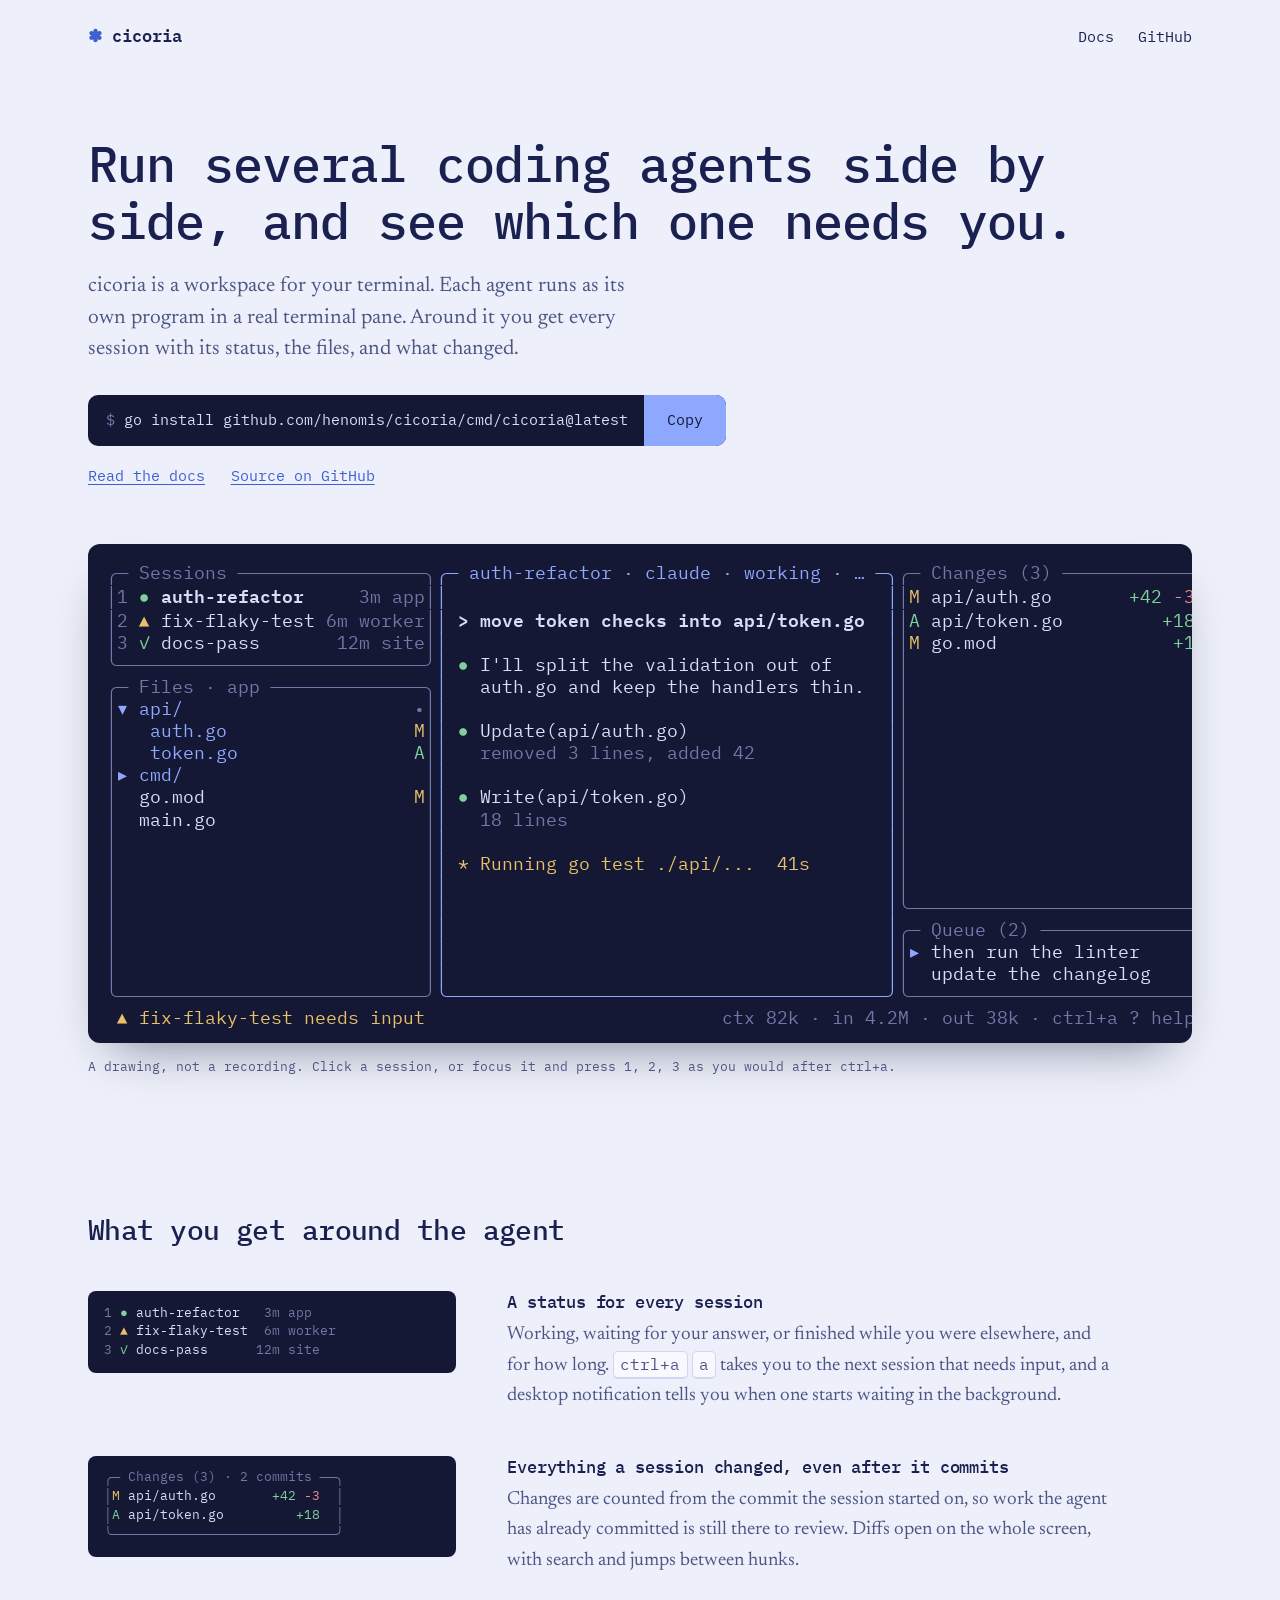
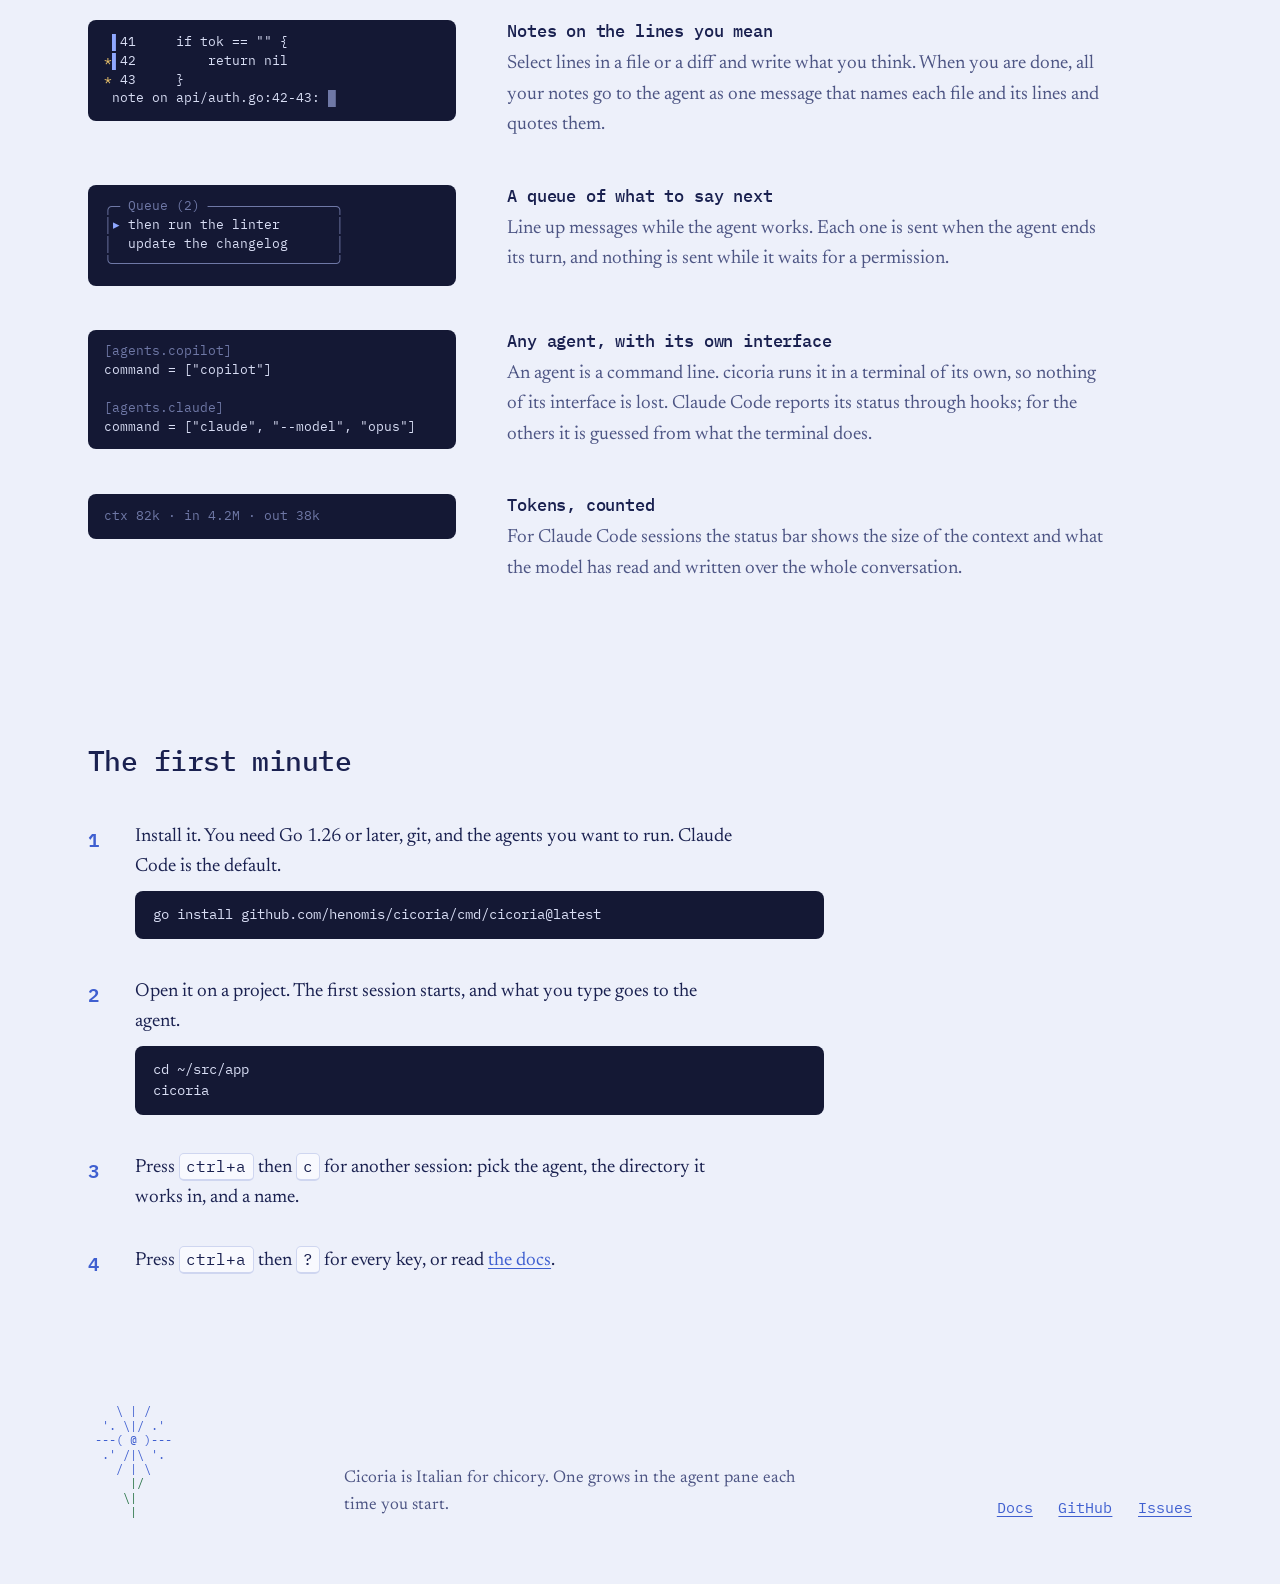
<file: docs/index.html>
<!doctype html>
<html lang="en">
<head>
<meta charset="utf-8">
<meta name="viewport" content="width=device-width, initial-scale=1">
<title>cicoria: a terminal workspace for coding agents</title>
<meta name="description" content="Run several coding agents side by side in your terminal, see which one needs you, and review what they changed.">
<meta property="og:title" content="cicoria: a terminal workspace for coding agents">
<meta property="og:description" content="Run several coding agents side by side in your terminal, see which one needs you, and review what they changed.">
<meta property="og:type" content="website">
<link rel="icon" href="data:image/svg+xml,%3Csvg xmlns='http://www.w3.org/2000/svg' viewBox='0 0 32 32'%3E%3Crect width='32' height='32' rx='7' fill='%23141834'/%3E%3Cg stroke='%238fa8ff' stroke-width='2.4' stroke-linecap='round'%3E%3Cpath d='M16 5v22M5 16h22M8.2 8.2l15.6 15.6M23.8 8.2 8.2 23.8'/%3E%3C/g%3E%3Ccircle cx='16' cy='16' r='4' fill='%23141834' stroke='%238fa8ff' stroke-width='2'/%3E%3C/svg%3E">
<link rel="preconnect" href="https://fonts.googleapis.com">
<link rel="preconnect" href="https://fonts.gstatic.com" crossorigin>
<link href="https://fonts.googleapis.com/css2?family=IBM+Plex+Mono:wght@400;500;600&family=Newsreader:ital,opsz,wght@0,6..72,400;0,6..72,500;1,6..72,400&display=swap" rel="stylesheet">
<link rel="stylesheet" href="site.css">
</head>
<body>

<header class="wrap top">
  <a class="name" href="./" aria-current="page"><span>✽</span> cicoria</a>
  <a href="docs.html">Docs</a>
  <a href="https://github.com/henomis/cicoria">GitHub</a>
</header>

<main>
  <div class="wrap hero">
    <h1>Run several coding agents side by side, and see which one needs you.</h1>
    <p class="lede">cicoria is a workspace for your terminal. Each agent runs as its own program in a real terminal pane. Around it you get every session with its status, the files, and what changed.</p>

    <div class="install">
      <code id="install">go install github.com/henomis/cicoria/cmd/cicoria@latest</code>
      <button type="button" data-copy="install">Copy</button>
    </div>
    <p class="next"><a href="docs.html">Read the docs</a><a href="https://github.com/henomis/cicoria">Source on GitHub</a></p>

    <div class="screen-box">
      <div class="screen" id="screen" tabindex="0" role="img" aria-label="A drawing of the cicoria workspace"><pre aria-hidden="true"></pre></div>
      <p class="screen-note">A drawing, not a recording. Click a session, or focus it and press 1, 2, 3 as you would after ctrl+a.</p>
    </div>
  </div>

  <div class="wrap section">
    <h2>What you get around the agent</h2>
    <ul class="abilities">
      <li>
        <pre><span class="d">1</span> <span class="g">●</span> auth-refactor   <span class="d">3m app</span>
<span class="d">2</span> <span class="w">▲</span> fix-flaky-test  <span class="d">6m worker</span>
<span class="d">3</span> <span class="g">✓</span> docs-pass      <span class="d">12m site</span></pre>
        <div>
          <h3>A status for every session</h3>
          <p>Working, waiting for your answer, or finished while you were elsewhere, and for how long. <kbd>ctrl+a</kbd> <kbd>a</kbd> takes you to the next session that needs input, and a desktop notification tells you when one starts waiting in the background.</p>
        </div>
      </li>
      <li>
        <pre><span class="d">╭─ Changes (3) · 2 commits ──╮</span>
<span class="d">│</span><span class="w">M</span> api/auth.go       <span class="g">+42</span> <span class="r">-3</span>  <span class="d">│</span>
<span class="d">│</span><span class="g">A</span> api/token.go         <span class="g">+18</span>  <span class="d">│</span>
<span class="d">╰────────────────────────────╯</span></pre>
        <div>
          <h3>Everything a session changed, even after it commits</h3>
          <p>Changes are counted from the commit the session started on, so work the agent has already committed is still there to review. Diffs open on the whole screen, with search and jumps between hunks.</p>
        </div>
      </li>
      <li>
        <pre><span class="d"> </span><span class="b">▌</span>41     if tok == "" {
<span class="w">*</span><span class="b">▌</span>42         return nil
<span class="w">*</span> 43     }
 note on api/auth.go:42-43: <span class="d">█</span></pre>
        <div>
          <h3>Notes on the lines you mean</h3>
          <p>Select lines in a file or a diff and write what you think. When you are done, all your notes go to the agent as one message that names each file and its lines and quotes them.</p>
        </div>
      </li>
      <li>
        <pre><span class="d">╭─ Queue (2) ────────────────╮</span>
<span class="d">│</span><span class="b">▸ </span>then run the linter       <span class="d">│</span>
<span class="d">│</span>  update the changelog      <span class="d">│</span>
<span class="d">╰────────────────────────────╯</span></pre>
        <div>
          <h3>A queue of what to say next</h3>
          <p>Line up messages while the agent works. Each one is sent when the agent ends its turn, and nothing is sent while it waits for a permission.</p>
        </div>
      </li>
      <li>
        <pre><span class="d">[agents.copilot]</span>
command = ["copilot"]

<span class="d">[agents.claude]</span>
command = ["claude", "--model", "opus"]</pre>
        <div>
          <h3>Any agent, with its own interface</h3>
          <p>An agent is a command line. cicoria runs it in a terminal of its own, so nothing of its interface is lost. Claude Code reports its status through hooks; for the others it is guessed from what the terminal does.</p>
        </div>
      </li>
      <li>
        <pre><span class="d">ctx 82k · in 4.2M · out 38k</span></pre>
        <div>
          <h3>Tokens, counted</h3>
          <p>For Claude Code sessions the status bar shows the size of the context and what the model has read and written over the whole conversation.</p>
        </div>
      </li>
    </ul>
  </div>

  <div class="wrap section">
    <h2>The first minute</h2>
    <ol class="steps">
      <li><div>
        <p>Install it. You need Go 1.26 or later, git, and the agents you want to run. Claude Code is the default.</p>
        <pre>go install github.com/henomis/cicoria/cmd/cicoria@latest</pre>
      </div></li>
      <li><div>
        <p>Open it on a project. The first session starts, and what you type goes to the agent.</p>
        <pre>cd ~/src/app
cicoria</pre>
      </div></li>
      <li><div>
        <p>Press <kbd>ctrl+a</kbd> then <kbd>c</kbd> for another session: pick the agent, the directory it works in, and a name.</p>
      </div></li>
      <li><div>
        <p>Press <kbd>ctrl+a</kbd> then <kbd>?</kbd> for every key, or read <a href="docs.html">the docs</a>.</p>
      </div></li>
    </ol>
  </div>
</main>

<footer class="wrap foot">
  <pre aria-hidden="true">    \ | /
  '. \|/ .'
 ---( @ )---
  .' /|\ '.
    / | \
<span class="stem">      |/
     \|
      |</span></pre>
  <p>Cicoria is Italian for chicory. One grows in the agent pane each time you start.</p>
  <nav aria-label="Footer"><a href="docs.html">Docs</a><a href="https://github.com/henomis/cicoria">GitHub</a><a href="https://github.com/henomis/cicoria/issues">Issues</a></nav>
</footer>

<script src="hero.js"></script>
<script>
  // Symbols a fallback font might draw wider each get a cell of their own.
  for (const pre of document.querySelectorAll(".abilities pre")) {
    pre.innerHTML = pre.innerHTML.replace(/[●▲✓○▸▾•█▌]/g, "<i>$&</i>");
  }
  for (const button of document.querySelectorAll("[data-copy]")) {
    button.addEventListener("click", async () => {
      try {
        await navigator.clipboard.writeText(document.getElementById(button.dataset.copy).textContent);
        button.textContent = "Copied";
      } catch {
        button.textContent = "Select it";
        getSelection().selectAllChildren(document.getElementById(button.dataset.copy));
      }
      setTimeout(() => (button.textContent = "Copy"), 1600);
    });
  }
</script>
</body>
</html>
</file>
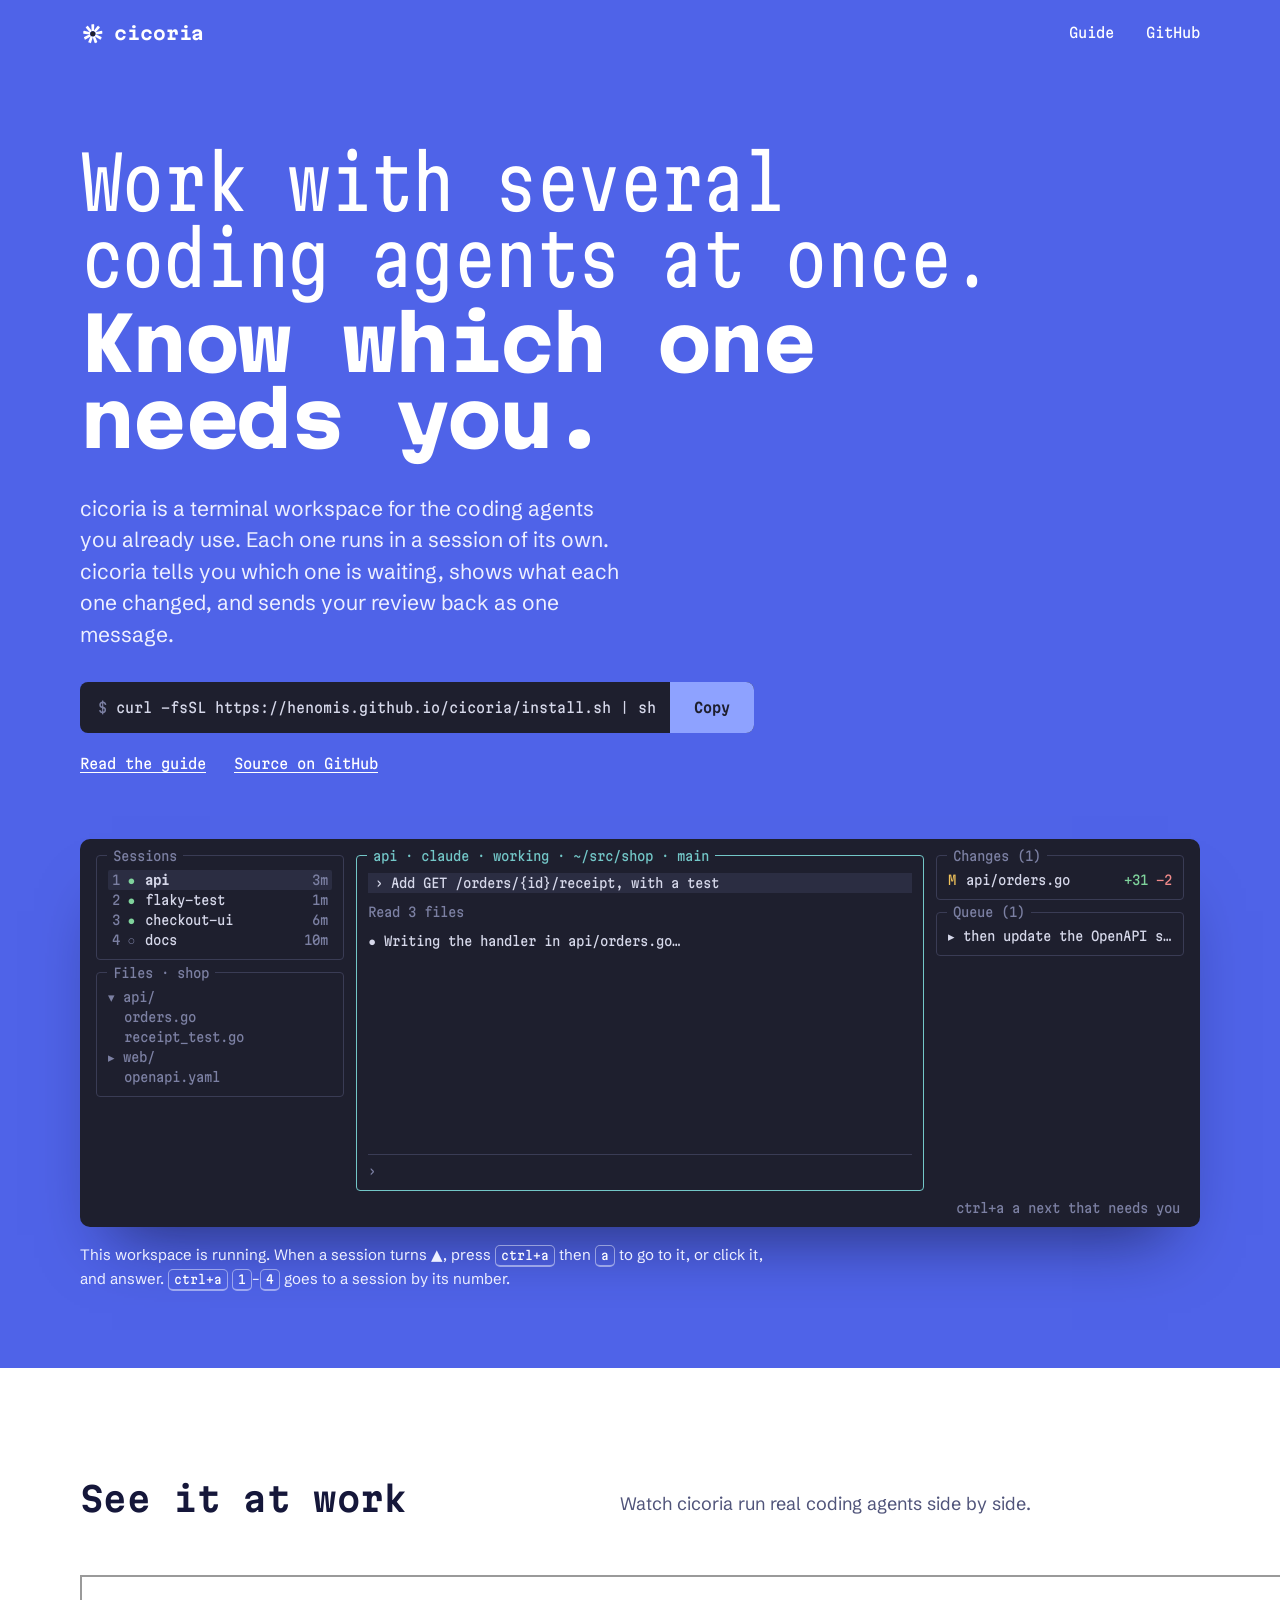
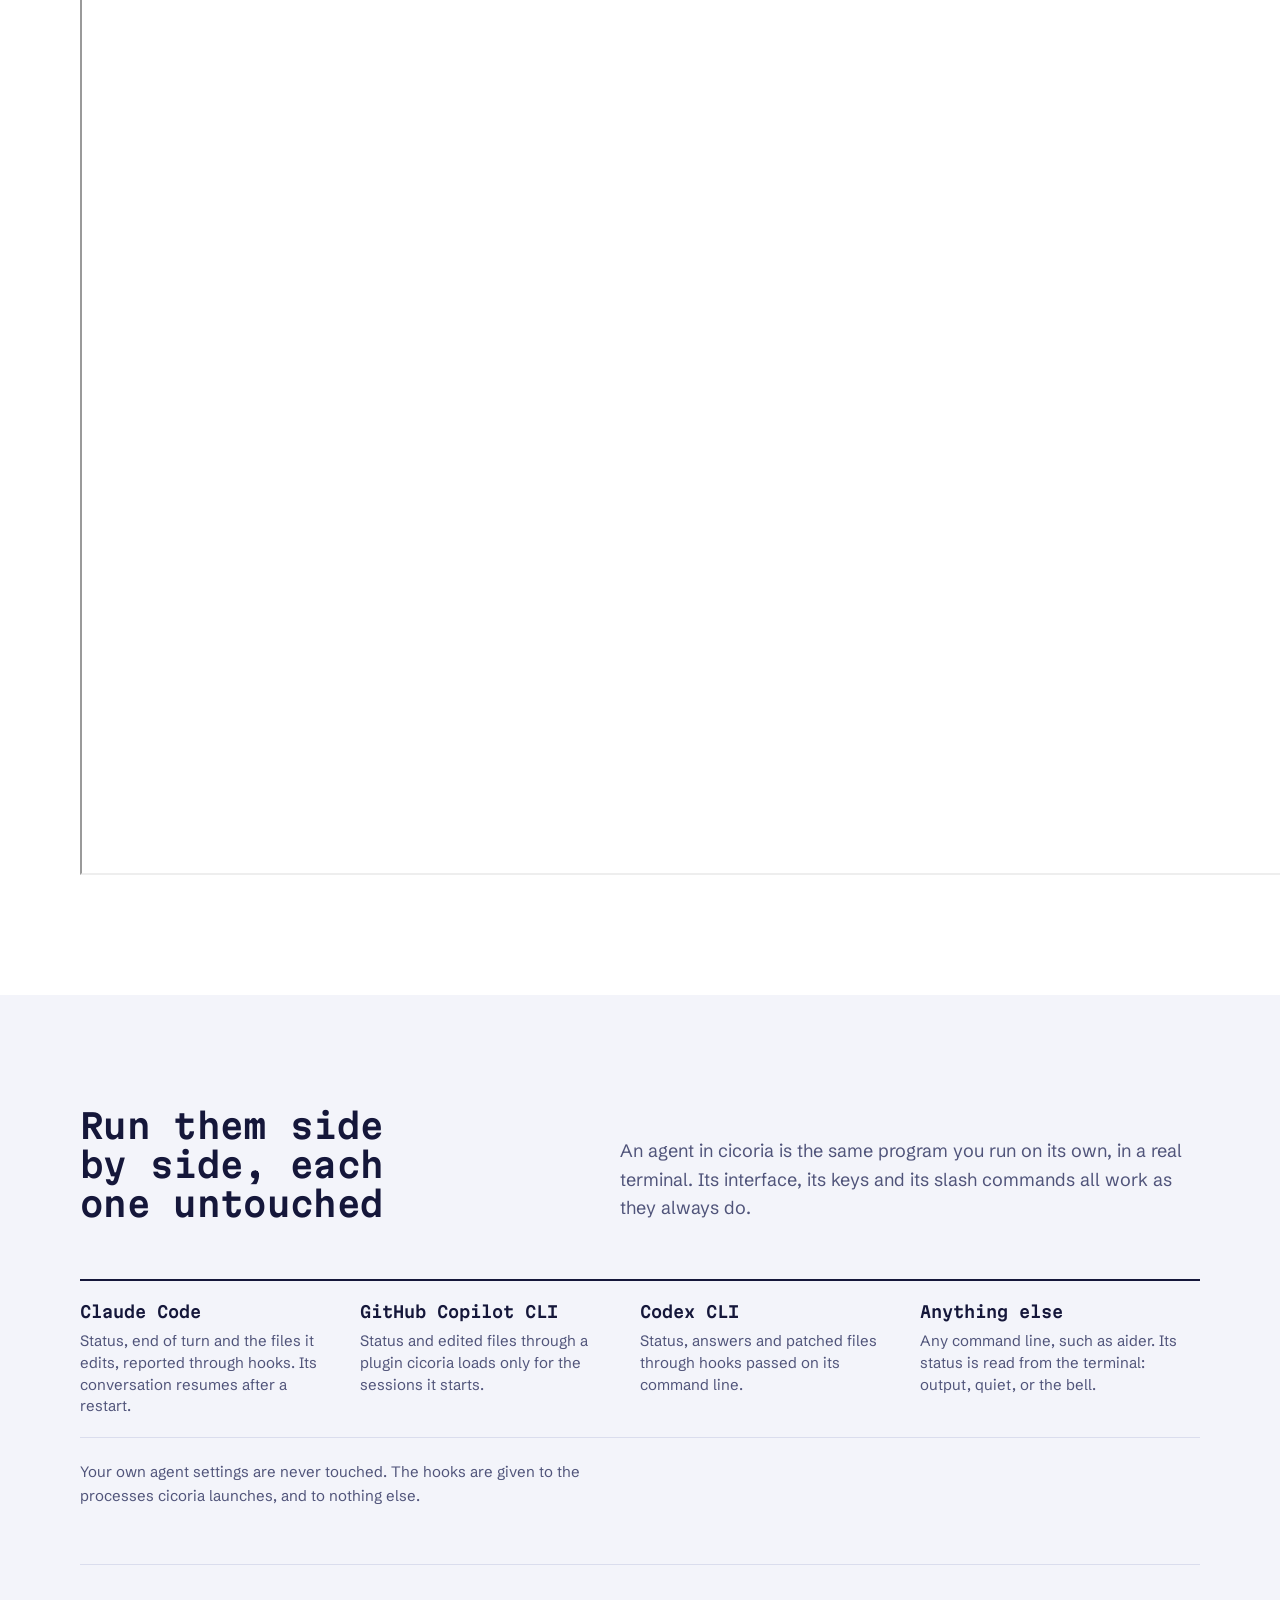
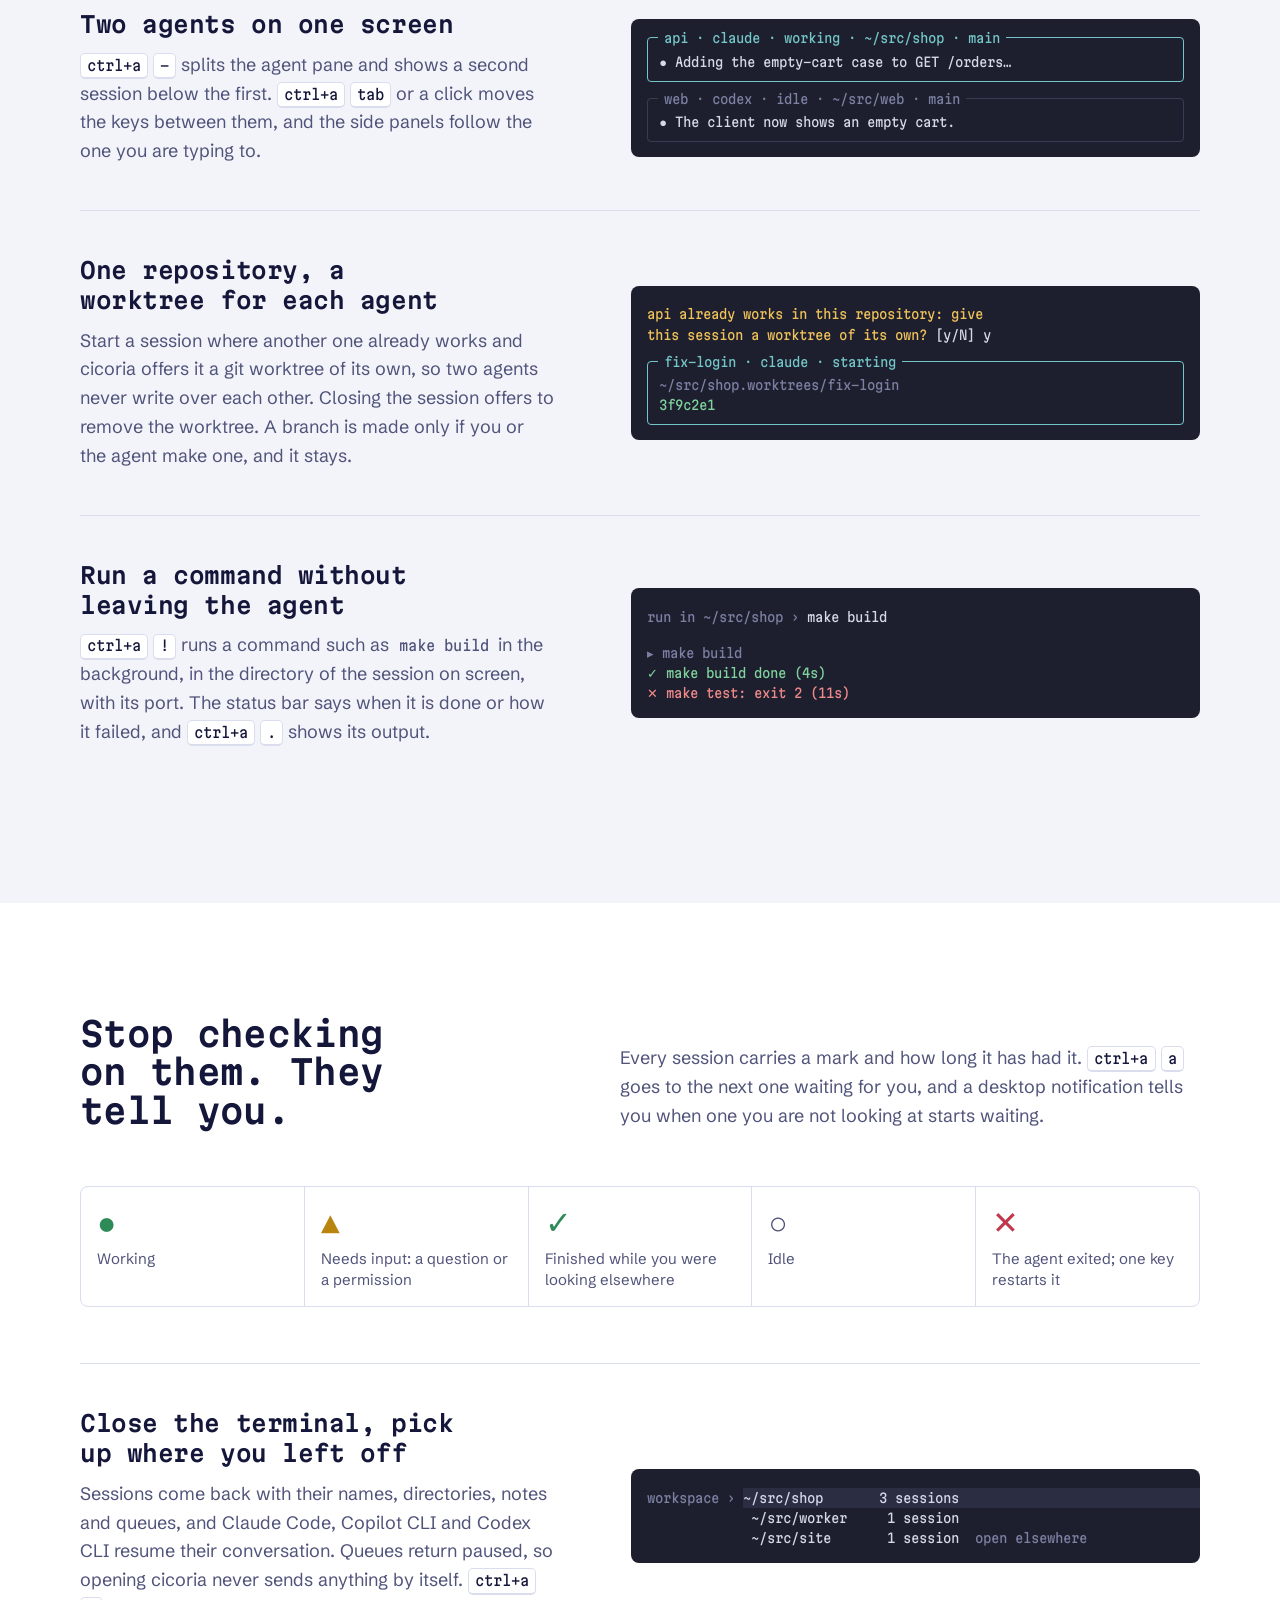
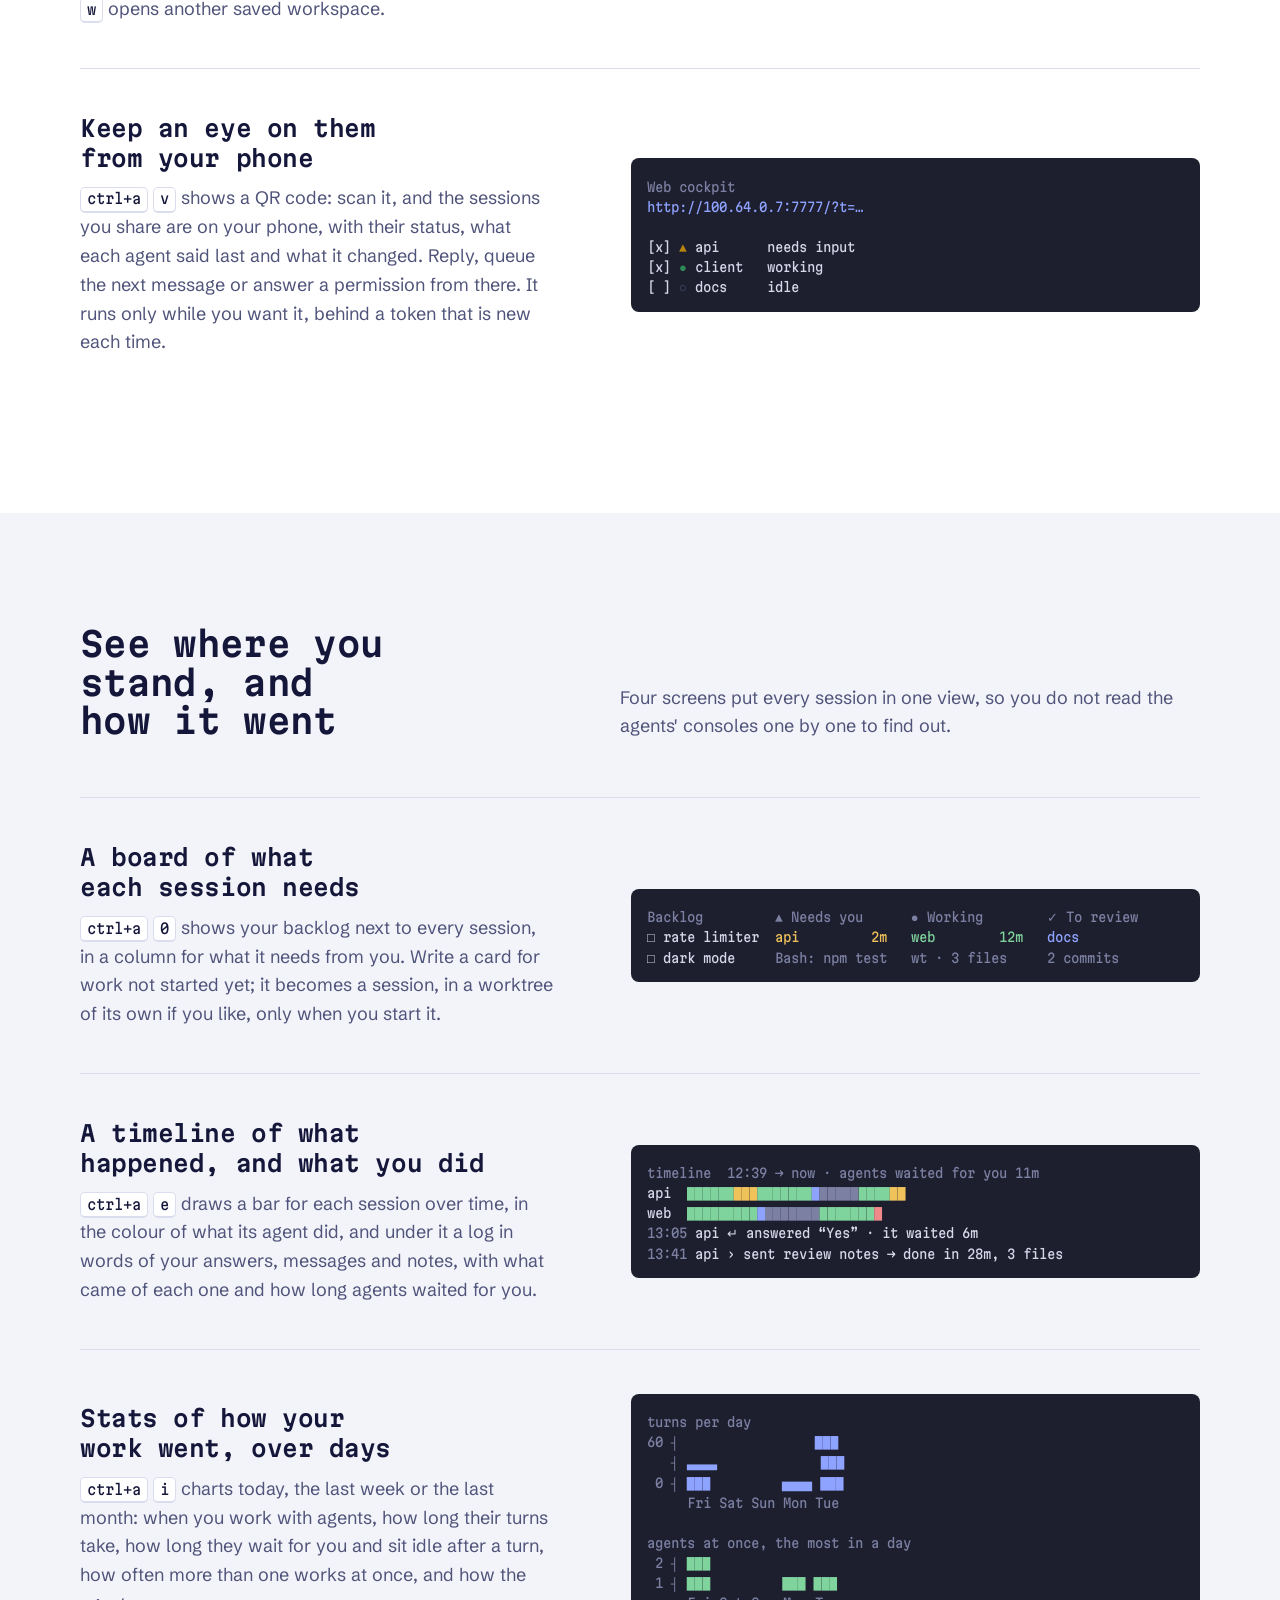
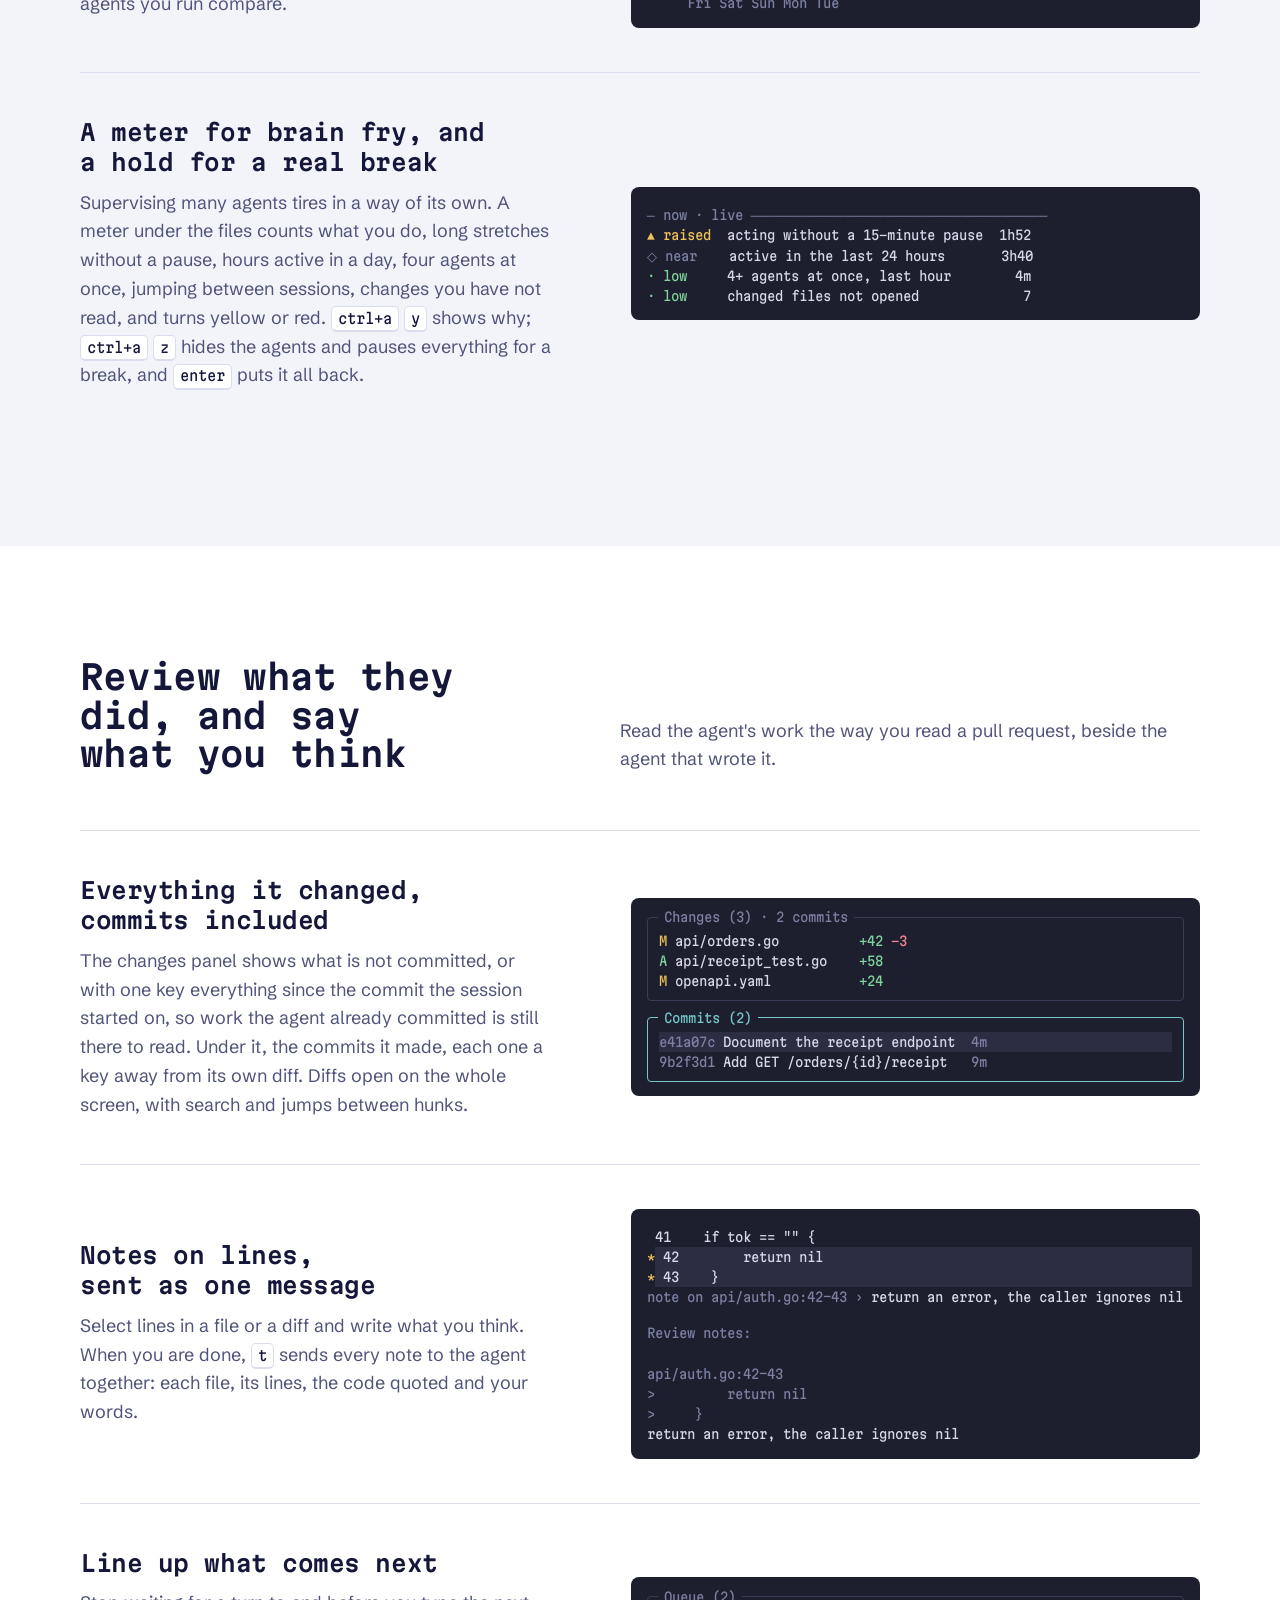
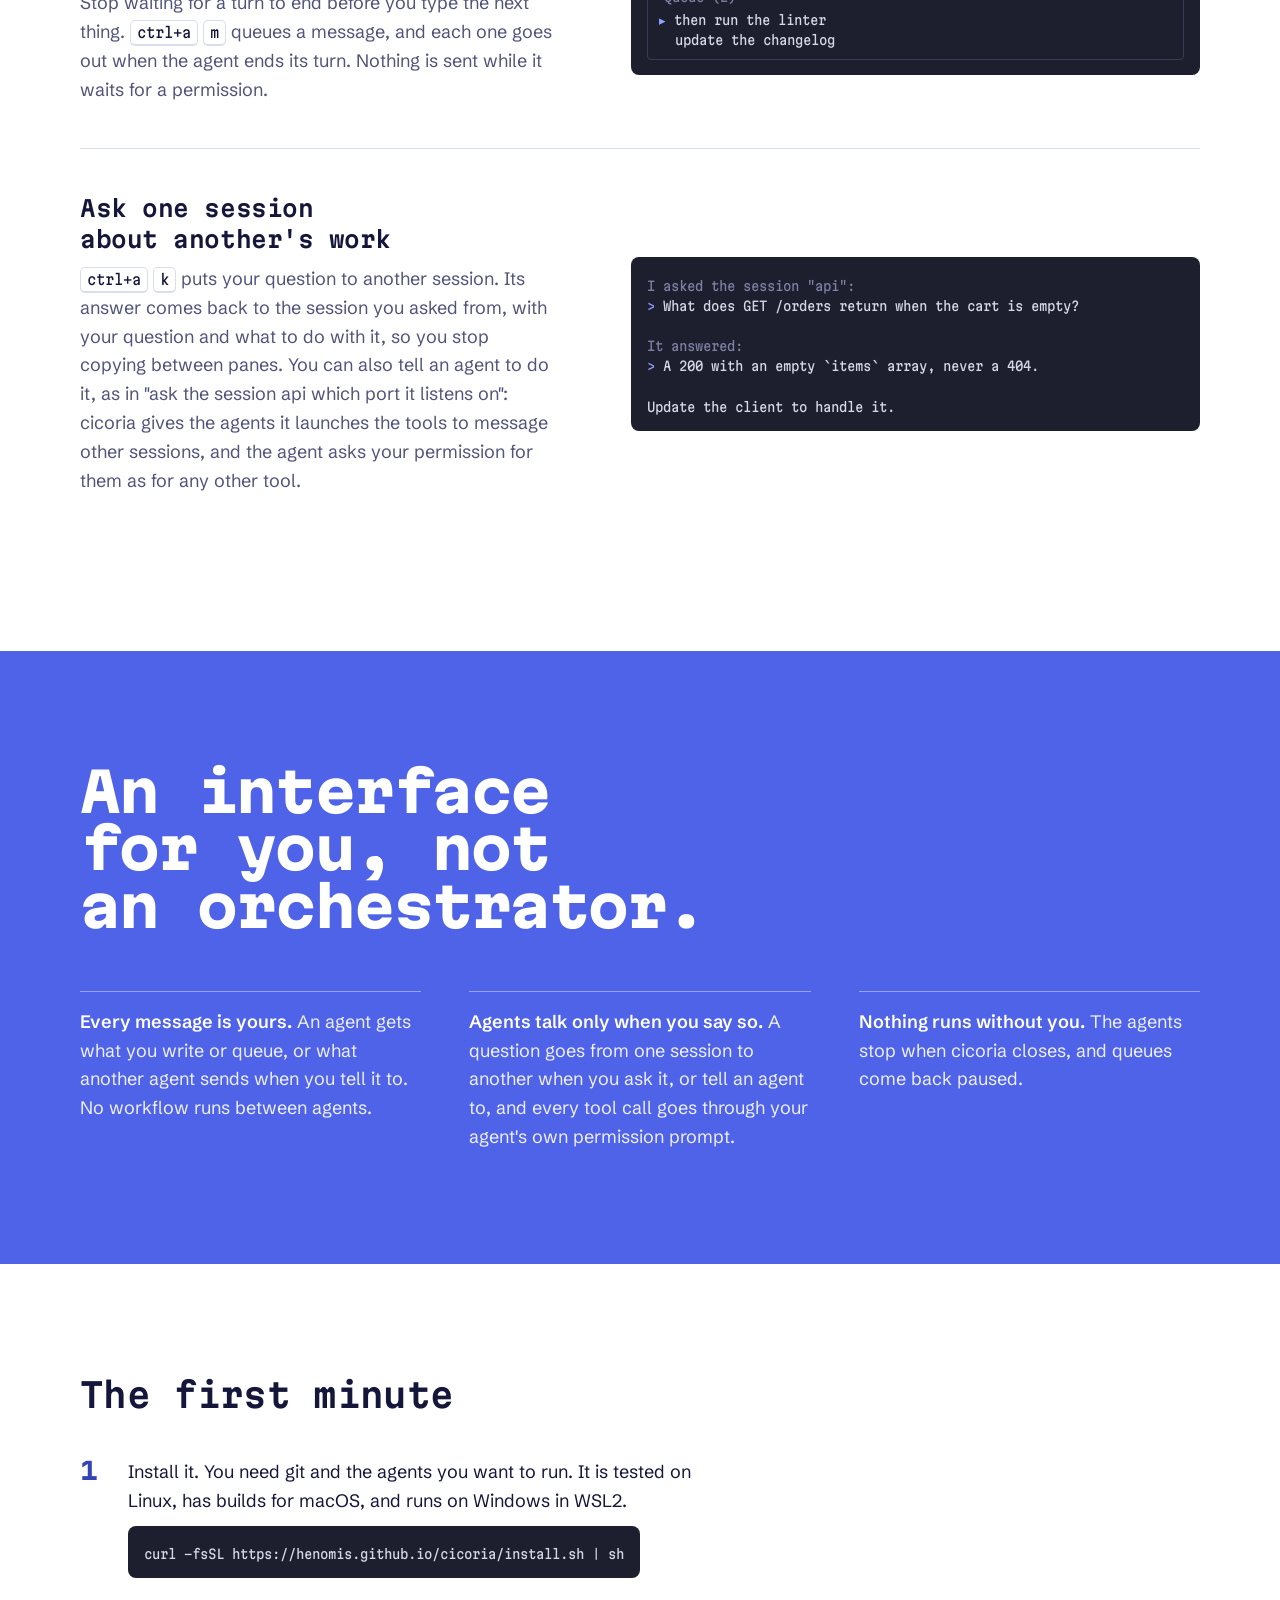
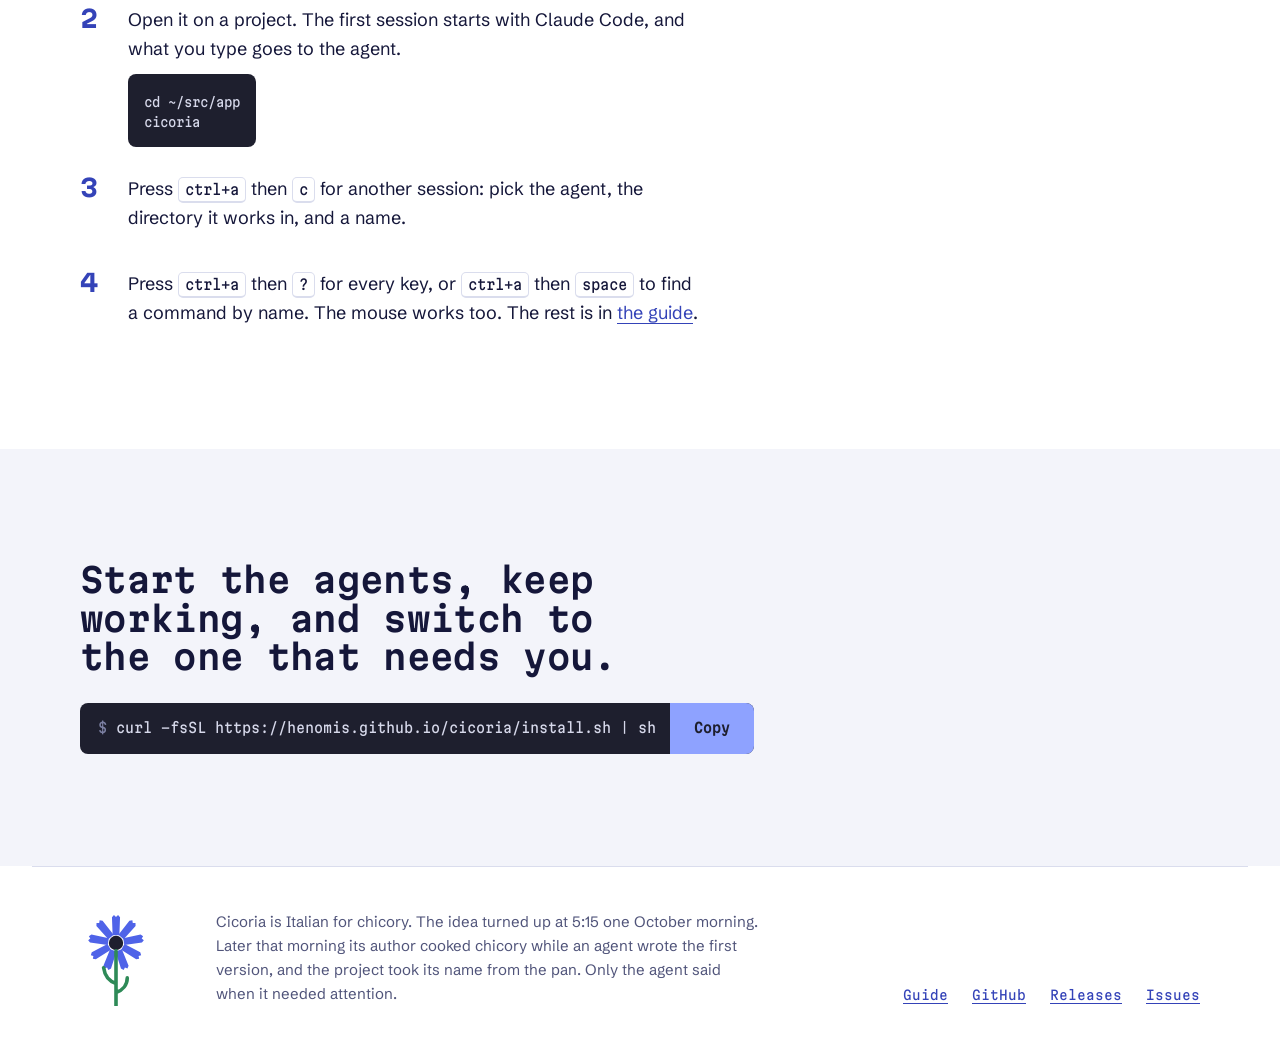
<file: web/index.html>
<!doctype html>
<html lang="en">
<head>
<meta charset="utf-8">
<meta name="viewport" content="width=device-width, initial-scale=1">
<title>cicoria: several coding agents, one terminal</title>
<meta name="description" content="Run Claude Code, Copilot CLI, Codex CLI or any agent side by side in your terminal. See which one needs you, review what each one changed, and send your notes back.">
<meta property="og:title" content="cicoria: several coding agents, one terminal">
<meta property="og:description" content="Run several coding agents side by side in your terminal. See which one needs you, review what each one changed, and send your notes back.">
<meta property="og:type" content="website">
<meta property="og:image" content="https://henomis.github.io/cicoria/demo.jpg">
<meta name="theme-color" content="#4f63e8">
<link rel="icon" href="data:image/svg+xml,%3Csvg xmlns='http://www.w3.org/2000/svg' viewBox='0 0 32 32'%3E%3Crect width='32' height='32' rx='8' fill='%234f63e8'/%3E%3Cg fill='%23fff'%3E%3Cpath id='p' d='M14.5 12.5 14.2 4.6 15.1 3.6 16 4.4 16.9 3.6 17.8 4.6 17.5 12.5z'/%3E%3Cuse href='%23p' transform='rotate(40 16 16)'/%3E%3Cuse href='%23p' transform='rotate(80 16 16)'/%3E%3Cuse href='%23p' transform='rotate(120 16 16)'/%3E%3Cuse href='%23p' transform='rotate(160 16 16)'/%3E%3Cuse href='%23p' transform='rotate(200 16 16)'/%3E%3Cuse href='%23p' transform='rotate(240 16 16)'/%3E%3Cuse href='%23p' transform='rotate(280 16 16)'/%3E%3Cuse href='%23p' transform='rotate(320 16 16)'/%3E%3C/g%3E%3Ccircle cx='16' cy='16' r='3.2' fill='%231e1f2e'/%3E%3C/svg%3E">
<link rel="preconnect" href="https://fonts.googleapis.com">
<link rel="preconnect" href="https://fonts.gstatic.com" crossorigin>
<link href="https://fonts.googleapis.com/css2?family=Martian+Mono:wdth,wght@75..112.5,300..800&family=Schibsted+Grotesk:ital,wght@0,400..700;1,400..700&display=swap" rel="stylesheet">
<link rel="stylesheet" href="site.css">
</head>
<body>
<svg width="0" height="0" style="position:absolute" aria-hidden="true">
  <symbol id="flower" viewBox="0 0 32 32">
    <g fill="currentColor">
      <path id="petal" d="M14.5 12.5 14.2 4.6 15.1 3.6 16 4.4 16.9 3.6 17.8 4.6 17.5 12.5z"/>
      <use href="#petal" transform="rotate(40 16 16)"/><use href="#petal" transform="rotate(80 16 16)"/>
      <use href="#petal" transform="rotate(120 16 16)"/><use href="#petal" transform="rotate(160 16 16)"/>
      <use href="#petal" transform="rotate(200 16 16)"/><use href="#petal" transform="rotate(240 16 16)"/>
      <use href="#petal" transform="rotate(280 16 16)"/><use href="#petal" transform="rotate(320 16 16)"/>
    </g>
    <circle cx="16" cy="16" r="3.2" fill="#1e1f2e"/>
  </symbol>
</svg>
<a class="skip" href="#main">Skip to the content</a>

<header class="hero">
  <div class="wrap">
    <nav class="bar" aria-label="Site">
      <a class="mark" href="./" aria-current="page"><svg aria-hidden="true"><use href="#flower"/></svg>cicoria</a>
      <a href="docs.html">Guide</a>
      <a href="https://github.com/henomis/cicoria">GitHub</a>
    </nav>

    <h1><span class="squeeze">Work with several coding agents at once.</span> <span class="spread">Know which one needs you.</span></h1>
    <p class="lede">cicoria is a terminal workspace for the coding agents you already use. Each one runs in a session of its own. cicoria tells you which one is waiting, shows what each one changed, and sends your review back as one message.</p>

    <div class="install">
      <code id="install">curl -fsSL https://henomis.github.io/cicoria/install.sh | sh</code>
      <button type="button" data-copy="install">Copy</button>
    </div>
    <p class="links"><a href="docs.html">Read the guide</a><a href="https://github.com/henomis/cicoria">Source on GitHub</a></p>

    <div class="live">
      <div class="ws" id="ws" tabindex="0" role="group" aria-label="A cicoria workspace you can try: four sessions at work">
        <div class="ws-grid">
          <div class="ws-col ws-left">
            <div class="tp"><span class="tp-t">Sessions</span><ul class="ws-sessions"></ul></div>
            <div class="tp"><span class="tp-t ws-tree">Files</span><pre class="s-idle">▾ api/
  orders.go
  receipt_test.go
▸ web/
  openapi.yaml</pre></div>
          </div>
          <div class="tp lit ws-pane"><span class="tp-t">session</span><div class="ws-out" aria-live="polite"></div><div class="ws-prompt">›</div></div>
          <div class="ws-col ws-right">
            <div class="tp ws-changes"><span class="tp-t">Changes</span><ul class="ws-files"></ul></div>
            <div class="tp"><span class="tp-t ws-queue-t">Queue</span><ul class="ws-files ws-queue"></ul></div>
          </div>
        </div>
        <div class="ws-status"><span class="need" role="status"></span><span class="keys">ctrl+a a  next that needs you</span></div>
      </div>
      <p class="ws-hint">This workspace is running. When a session turns ▲, press <kbd>ctrl+a</kbd> then <kbd>a</kbd> to go to it, or click it, and answer. <kbd>ctrl+a</kbd> <kbd>1</kbd>–<kbd>4</kbd> goes to a session by its number.</p>
    </div>
  </div>
</header>

<main id="main">
  <section class="band">
    <div class="wrap">
      <div class="intro">
        <h2>See it at work</h2>
        <p>Watch cicoria run real coding agents side by side.</p>
      </div>
      <figure class="recording" style="margin:0">
        <iframe src="https://www.youtube-nocookie.com/embed/Ldzc9oAjnls?rel=0&amp;iv_load_policy=3&amp;playsinline=1&amp;controls=1" title="cicoria demo" width="1600" height="900" loading="lazy" allow="accelerometer; encrypted-media; picture-in-picture; fullscreen" referrerpolicy="strict-origin-when-cross-origin" allowfullscreen></iframe>
      </figure>
    </div>
  </section>

  <section class="band band-shade" aria-labelledby="run">
    <div class="wrap">
      <div class="intro">
        <h2 id="run">Run them side by side, each one untouched</h2>
        <p>An agent in cicoria is the same program you run on its own, in a real terminal. Its interface, its keys and its slash commands all work as they always do.</p>
      </div>

      <ul class="agents">
        <li><b>Claude Code</b><span>Status, end of turn and the files it edits, reported through hooks. Its conversation resumes after a restart.</span></li>
        <li><b>GitHub Copilot CLI</b><span>Status and edited files through a plugin cicoria loads only for the sessions it starts.</span></li>
        <li><b>Codex CLI</b><span>Status, answers and patched files through hooks passed on its command line.</span></li>
        <li><b>Anything else</b><span>Any command line, such as aider. Its status is read from the terminal: output, quiet, or the bell.</span></li>
      </ul>
      <p style="color:var(--soft);margin-top:1.4rem;font-size:0.9375rem">Your own agent settings are never touched. The hooks are given to the processes cicoria launches, and to nothing else.</p>

      <div class="ability" style="margin-top:clamp(2rem,5vw,3.5rem)">
        <div>
          <h3>Two agents on one screen</h3>
          <p><kbd>ctrl+a</kbd> <kbd>-</kbd> splits the agent pane and shows a second session below the first. <kbd>ctrl+a</kbd> <kbd>tab</kbd> or a click moves the keys between them, and the side panels follow the one you are typing to.</p>
        </div>
        <div class="term">
          <div class="tp lit"><span class="tp-t">api · claude · working · ~/src/shop · main</span><pre>● Adding the empty-cart case to GET /orders…</pre></div>
          <div class="tp"><span class="tp-t">web · codex · idle · ~/src/web · main</span><pre>● The client now shows an empty cart.</pre></div>
        </div>
      </div>

      <div class="ability">
        <div>
          <h3>One repository, a worktree for each agent</h3>
          <p>Start a session where another one already works and cicoria offers it a git worktree of its own, so two agents never write over each other. Closing the session offers to remove the worktree. A branch is made only if you or the agent make one, and it stays.</p>
        </div>
        <div class="term">
          <pre><span class="w">api already works in this repository: give
this session a worktree of its own?</span> [y/N] y</pre>
          <div class="tp lit"><span class="tp-t">fix-login · claude · starting</span><pre><span class="d">~/src/shop.worktrees/fix-login</span>
<span class="g">3f9c2e1</span></pre></div>
        </div>
      </div>

      <div class="ability">
        <div>
          <h3>Run a command without leaving the agent</h3>
          <p><kbd>ctrl+a</kbd> <kbd>!</kbd> runs a command such as <code>make build</code> in the background, in the directory of the session on screen, with its port. The status bar says when it is done or how it failed, and <kbd>ctrl+a</kbd> <kbd>.</kbd> shows its output.</p>
        </div>
        <div class="term">
          <pre><span class="d">run in ~/src/shop ›</span> make build</pre>
          <pre><span class="d">▸ make build</span>
<span class="g">✓ make build done (4s)</span>
<span class="r">✕ make test: exit 2 (11s)</span></pre>
        </div>
      </div>
    </div>
  </section>

  <section class="band" aria-labelledby="watch">
    <div class="wrap">
      <div class="intro">
        <h2 id="watch">Stop checking on them. They tell you.</h2>
        <p>Every session carries a mark and how long it has had it. <kbd>ctrl+a</kbd> <kbd>a</kbd> goes to the next one waiting for you, and a desktop notification tells you when one you are not looking at starts waiting.</p>
      </div>
      <dl class="marks">
        <div><dt class="mk-working">●</dt><dd>Working</dd></div>
        <div><dt class="mk-input">▲</dt><dd>Needs input: a question or a permission</dd></div>
        <div><dt class="mk-done">✓</dt><dd>Finished while you were looking elsewhere</dd></div>
        <div><dt class="mk-idle">○</dt><dd>Idle</dd></div>
        <div><dt class="mk-exit">✕</dt><dd>The agent exited; one key restarts it</dd></div>
      </dl>

      <div class="ability" style="margin-top:clamp(2rem,5vw,3.5rem)">
        <div>
          <h3>Close the terminal, pick up where you left off</h3>
          <p>Sessions come back with their names, directories, notes and queues, and Claude Code, Copilot CLI and Codex CLI resume their conversation. Queues return paused, so opening cicoria never sends anything by itself. <kbd>ctrl+a</kbd> <kbd>w</kbd> opens another saved workspace.</p>
        </div>
        <div class="term">
          <pre><span class="d">workspace ›</span> <span class="hl">~/src/shop       3 sessions</span>
             ~/src/worker     1 session
             ~/src/site       1 session  <span class="d">open elsewhere</span></pre>
        </div>
      </div>

      <div class="ability">
        <div>
          <h3>Keep an eye on them from your phone</h3>
          <p><kbd>ctrl+a</kbd> <kbd>v</kbd> shows a QR code: scan it, and the sessions you share are on your phone, with their status, what each agent said last and what it changed. Reply, queue the next message or answer a permission from there. It runs only while you want it, behind a token that is new each time.</p>
        </div>
        <div class="term">
          <pre><span class="d">Web cockpit</span>
<span class="b">http://100.64.0.7:7777/?t=…</span>

[x] <span class="mk-input">▲</span> api      needs input
[x] <span class="mk-working">●</span> client   working
[ ] <span class="mk-idle">○</span> docs     idle</pre>
        </div>
      </div>
    </div>
  </section>

  <section class="band band-shade" aria-labelledby="see">
    <div class="wrap">
      <div class="intro">
        <h2 id="see">See where you stand, and how it went</h2>
        <p>Four screens put every session in one view, so you do not read the agents' consoles one by one to find out.</p>
      </div>

      <div class="ability">
        <div>
          <h3>A board of what each session needs</h3>
          <p><kbd>ctrl+a</kbd> <kbd>0</kbd> shows your backlog next to every session, in a column for what it needs from you. Write a card for work not started yet; it becomes a session, in a worktree of its own if you like, only when you start it.</p>
        </div>
        <div class="term">
          <pre><span class="d">Backlog         ▲ Needs you      ● Working        ✓ To review</span>
□ rate limiter  <span class="w">api         2m</span>   <span class="g">web        12m</span>   <span class="b">docs</span>
□ dark mode     <span class="d">Bash: npm test</span>   <span class="d">wt · 3 files</span>     <span class="d">2 commits</span></pre>
        </div>
      </div>

      <div class="ability">
        <div>
          <h3>A timeline of what happened, and what you did</h3>
          <p><kbd>ctrl+a</kbd> <kbd>e</kbd> draws a bar for each session over time, in the colour of what its agent did, and under it a log in words of your answers, messages and notes, with what came of each one and how long agents waited for you.</p>
        </div>
        <div class="term">
          <pre><span class="d">timeline  12:39 → now · agents waited for you 11m</span>
api  <span class="g">██████</span><span class="w">███</span><span class="g">███████</span><span class="b">█</span><span class="d">█████</span><span class="g">████</span><span class="w">██</span>
web  <span class="g">█████████</span><span class="b">█</span><span class="d">███████</span><span class="g">███████</span><span class="r">█</span>
<span class="d">13:05</span> api ↵ answered “Yes” · it waited 6m
<span class="d">13:41</span> api › sent review notes → done in 28m, 3 files</pre>
        </div>
      </div>

      <div class="ability">
        <div>
          <h3>Stats of how your work went, over days</h3>
          <p><kbd>ctrl+a</kbd> <kbd>i</kbd> charts today, the last week or the last month: when you work with agents, how long their turns take, how long they wait for you and sit idle after a turn, how often more than one works at once, and how the agents you run compare.</p>
        </div>
        <div class="term">
          <pre><span class="d">turns per day</span>
<span class="d">60 ┤</span>                 <span class="b">███</span>
<span class="d">   ┤</span> <span class="b">▃▃▃</span>             <span class="b">███</span>
<span class="d"> 0 ┤</span> <span class="b">███</span>         <span class="b">▅▅▅</span> <span class="b">███</span>
<span class="d">     Fri Sat Sun Mon Tue</span>

<span class="d">agents at once, the most in a day</span>
<span class="d"> 2 ┤</span> <span class="g">███</span>
<span class="d"> 1 ┤</span> <span class="g">███</span>         <span class="g">███ ███</span>
<span class="d">     Fri Sat Sun Mon Tue</span></pre>
        </div>
      </div>

      <div class="ability">
        <div>
          <h3>A meter for brain fry, and a hold for a real break</h3>
          <p>Supervising many agents tires in a way of its own. A meter under the files counts what you do, long stretches without a pause, hours active in a day, four agents at once, jumping between sessions, changes you have not read, and turns yellow or red. <kbd>ctrl+a</kbd> <kbd>y</kbd> shows why; <kbd>ctrl+a</kbd> <kbd>z</kbd> hides the agents and pauses everything for a break, and <kbd>enter</kbd> puts it all back.</p>
        </div>
        <div class="term">
          <pre><span class="d">─ now · live ──────────────────────────────────────</span>
<span class="w">▲ raised</span>  acting without a 15-minute pause  1h52
<span class="d">◇ near</span>    active in the last 24 hours       3h40
<span class="g">· low</span>     4+ agents at once, last hour        4m
<span class="g">· low</span>     changed files not opened             7</pre>
        </div>
      </div>
    </div>
  </section>

  <section class="band" aria-labelledby="steer">
    <div class="wrap">
      <div class="intro">
        <h2 id="steer">Review what they did, and say what you think</h2>
        <p>Read the agent's work the way you read a pull request, beside the agent that wrote it.</p>
      </div>

      <div class="ability">
        <div>
          <h3>Everything it changed, commits included</h3>
          <p>The changes panel shows what is not committed, or with one key everything since the commit the session started on, so work the agent already committed is still there to read. Under it, the commits it made, each one a key away from its own diff. Diffs open on the whole screen, with search and jumps between hunks.</p>
        </div>
        <div class="term">
          <div class="tp"><span class="tp-t">Changes (3) · 2 commits</span><pre><span class="w">M</span> api/orders.go          <span class="g">+42</span> <span class="r">-3</span>
<span class="g">A</span> api/receipt_test.go    <span class="g">+58</span>
<span class="w">M</span> openapi.yaml           <span class="g">+24</span></pre></div>
          <div class="tp lit"><span class="tp-t">Commits (2)</span><pre><span class="hl"><span class="d">e41a07c</span> Document the receipt endpoint  <span class="d">4m</span></span>
<span class="d">9b2f3d1</span> Add GET /orders/{id}/receipt   <span class="d">9m</span></pre></div>
        </div>
      </div>

      <div class="ability">
        <div>
          <h3>Notes on lines, sent as one message</h3>
          <p>Select lines in a file or a diff and write what you think. When you are done, <kbd>t</kbd> sends every note to the agent together: each file, its lines, the code quoted and your words.</p>
        </div>
        <div class="term">
          <pre> 41    if tok == "" {
<span class="w">*</span><span class="hl"> 42        return nil</span>
<span class="w">*</span><span class="hl"> 43    }</span>
<span class="d">note on api/auth.go:42-43 ›</span> return an error, the caller ignores nil</pre>
          <pre><span class="d">Review notes:

api/auth.go:42-43
&gt;         return nil
&gt;     }</span>
return an error, the caller ignores nil</pre>
        </div>
      </div>

      <div class="ability">
        <div>
          <h3>Line up what comes next</h3>
          <p>Stop waiting for a turn to end before you type the next thing. <kbd>ctrl+a</kbd> <kbd>m</kbd> queues a message, and each one goes out when the agent ends its turn. Nothing is sent while it waits for a permission.</p>
        </div>
        <div class="term">
          <div class="tp"><span class="tp-t">Queue (2)</span><pre><span class="b">▸</span> then run the linter
  update the changelog</pre></div>
        </div>
      </div>

      <div class="ability">
        <div>
          <h3>Ask one session about another's work</h3>
          <p><kbd>ctrl+a</kbd> <kbd>k</kbd> puts your question to another session. Its answer comes back to the session you asked from, with your question and what to do with it, so you stop copying between panes. You can also tell an agent to do it, as in "ask the session api which port it listens on": cicoria gives the agents it launches the tools to message other sessions, and the agent asks your permission for them as for any other tool.</p>
        </div>
        <div class="term">
          <pre><span class="d">I asked the session "api":</span>
<span class="b">&gt;</span> What does GET /orders return when the cart is empty?

<span class="d">It answered:</span>
<span class="b">&gt;</span> A 200 with an empty `items` array, never a 404.

Update the client to handle it.</pre>
        </div>
      </div>
    </div>
  </section>

  <section class="band principle" aria-labelledby="principle">
    <div class="wrap">
      <h2 id="principle">An interface for you, not an orchestrator.</h2>
      <div class="facts">
        <p><b>Every message is yours.</b> An agent gets what you write or queue, or what another agent sends when you tell it to. No workflow runs between agents.</p>
        <p><b>Agents talk only when you say so.</b> A question goes from one session to another when you ask it, or tell an agent to, and every tool call goes through your agent's own permission prompt.</p>
        <p><b>Nothing runs without you.</b> The agents stop when cicoria closes, and queues come back paused.</p>
      </div>
    </div>
  </section>

  <section class="band" aria-labelledby="start">
    <div class="wrap">
      <h2 id="start" style="margin-bottom:clamp(1.75rem,4vw,2.75rem)">The first minute</h2>
      <ol class="steps">
        <li><div>
          <p>Install it. You need git and the agents you want to run. It is tested on Linux, has builds for macOS, and runs on Windows in WSL2.</p>
          <div class="term"><pre>curl -fsSL https://henomis.github.io/cicoria/install.sh | sh</pre></div>
        </div></li>
        <li><div>
          <p>Open it on a project. The first session starts with Claude Code, and what you type goes to the agent.</p>
          <div class="term"><pre>cd ~/src/app
cicoria</pre></div>
        </div></li>
        <li><div><p>Press <kbd>ctrl+a</kbd> then <kbd>c</kbd> for another session: pick the agent, the directory it works in, and a name.</p></div></li>
        <li><div><p>Press <kbd>ctrl+a</kbd> then <kbd>?</kbd> for every key, or <kbd>ctrl+a</kbd> then <kbd>space</kbd> to find a command by name. The mouse works too. The rest is in <a href="docs.html">the guide</a>.</p></div></li>
      </ol>
    </div>
  </section>

  <section class="band band-shade closing">
    <div class="wrap">
      <h2>Start the agents, keep working, and switch to the one that needs you.</h2>
      <div class="install">
        <code id="install-again">curl -fsSL https://henomis.github.io/cicoria/install.sh | sh</code>
        <button type="button" data-copy="install-again">Copy</button>
      </div>
    </div>
  </section>
</main>

<footer class="wrap foot">
  <svg aria-hidden="true" viewBox="0 0 32 44" style="color:var(--petal)"><use href="#flower" width="32" height="32"/><path d="M16 19.5V44M16 34c-3-1-5-3.5-5.5-7M16 38c3-1 5-3.5 5-6.5" fill="none" stroke="var(--leaf)" stroke-width="1.6" stroke-linecap="round"/></svg>
  <p>Cicoria is Italian for chicory. The idea turned up at 5:15 one October morning. Later that morning its author cooked chicory while an agent wrote the first version, and the project took its name from the pan. Only the agent said when it needed attention.</p>
  <nav aria-label="Footer"><a href="docs.html">Guide</a><a href="https://github.com/henomis/cicoria">GitHub</a><a href="https://github.com/henomis/cicoria/releases">Releases</a><a href="https://github.com/henomis/cicoria/issues">Issues</a></nav>
</footer>

<script src="workspace.js"></script>
<script>
  for (const button of document.querySelectorAll("[data-copy]")) {
    button.addEventListener("click", async () => {
      const code = document.getElementById(button.dataset.copy);
      try {
        await navigator.clipboard.writeText(code.textContent);
        button.textContent = "Copied";
      } catch {
        getSelection().selectAllChildren(code);
        button.textContent = "Selected";
      }
      setTimeout(() => (button.textContent = "Copy"), 1600);
    });
  }
</script>
</body>
</html>
</file>
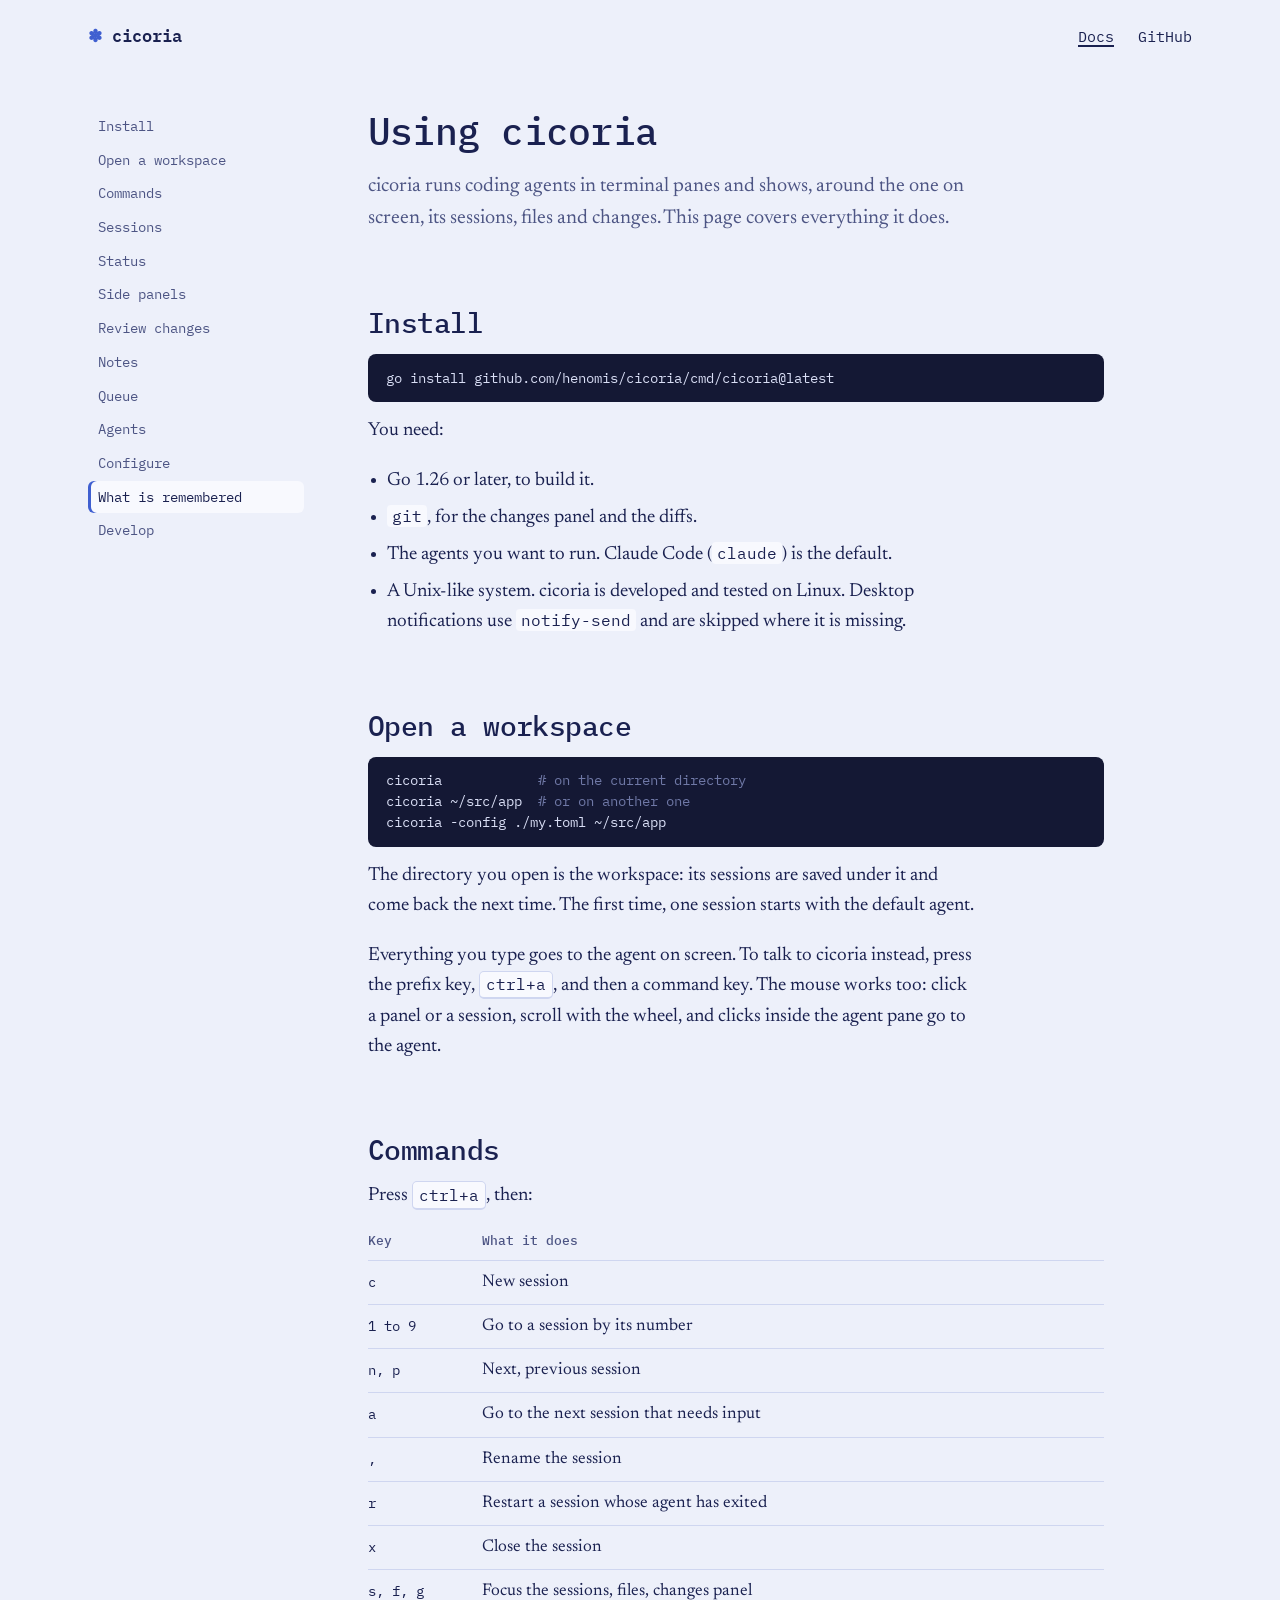
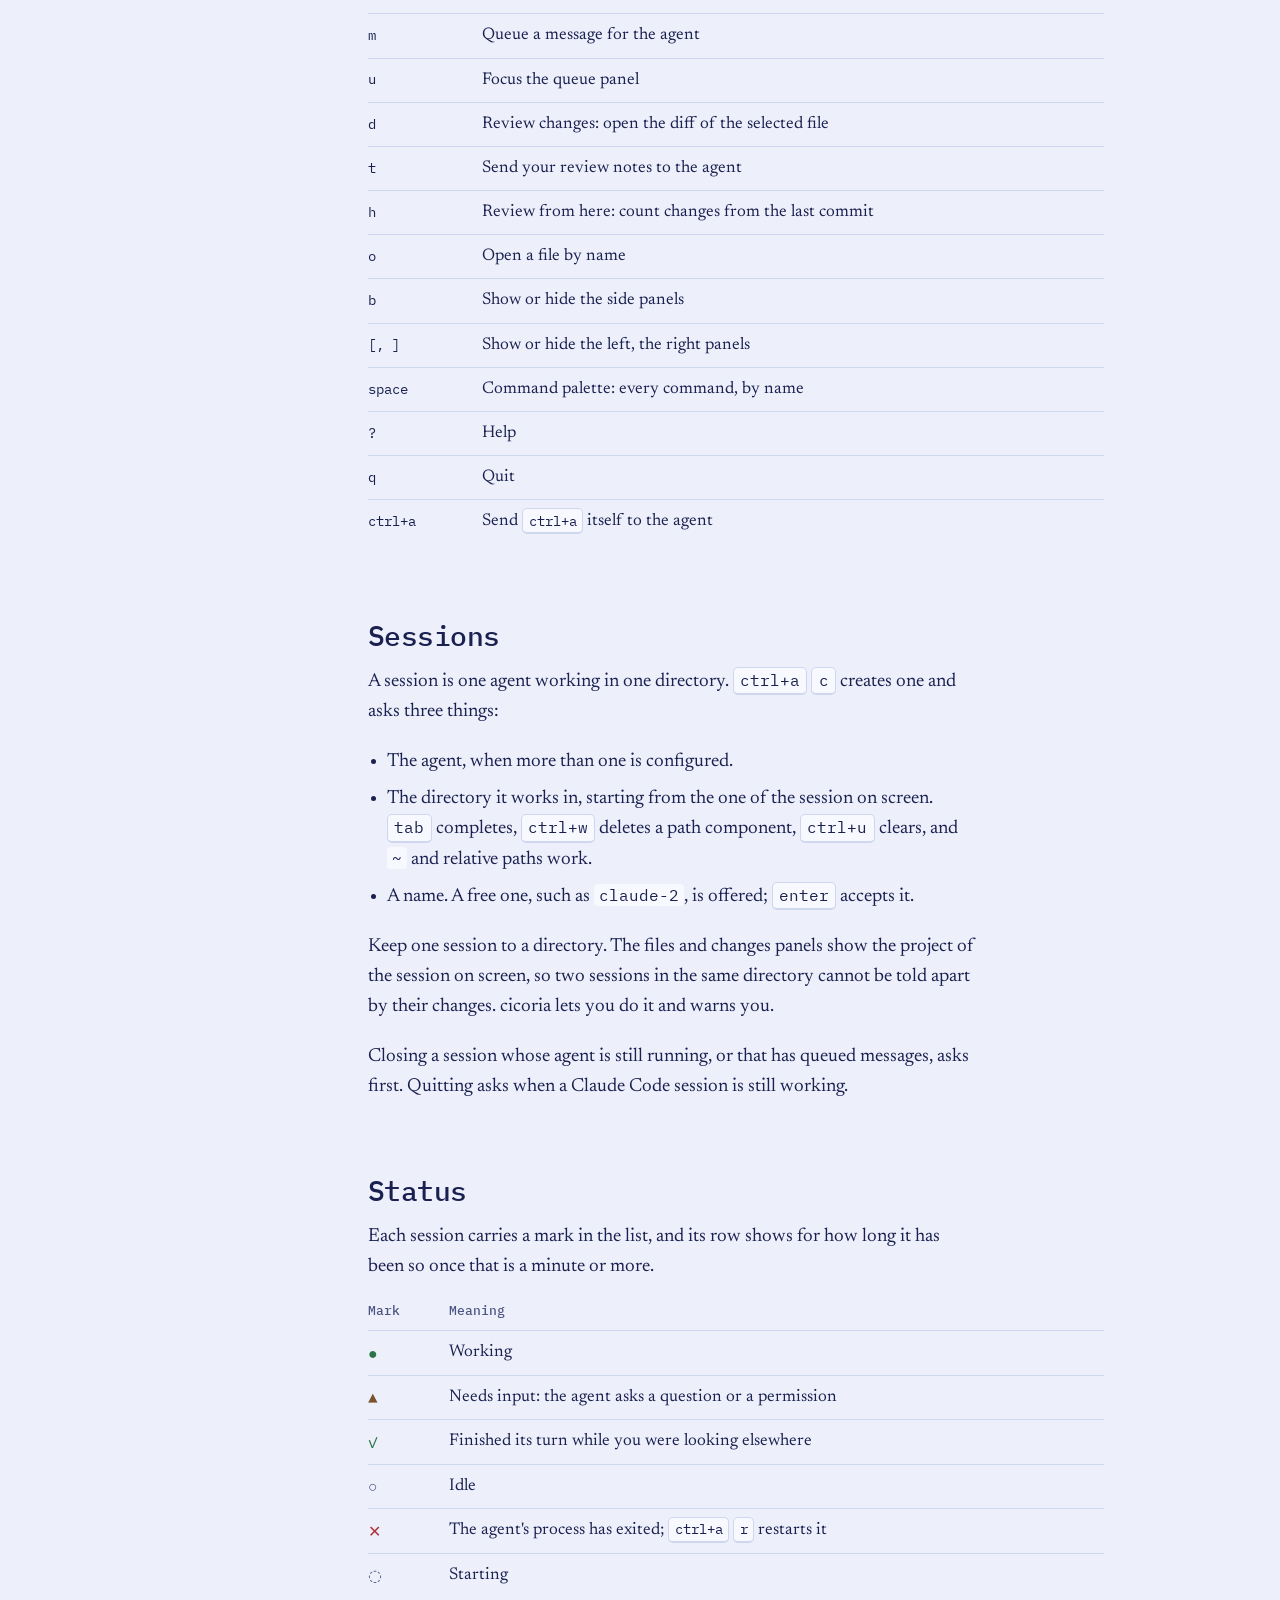
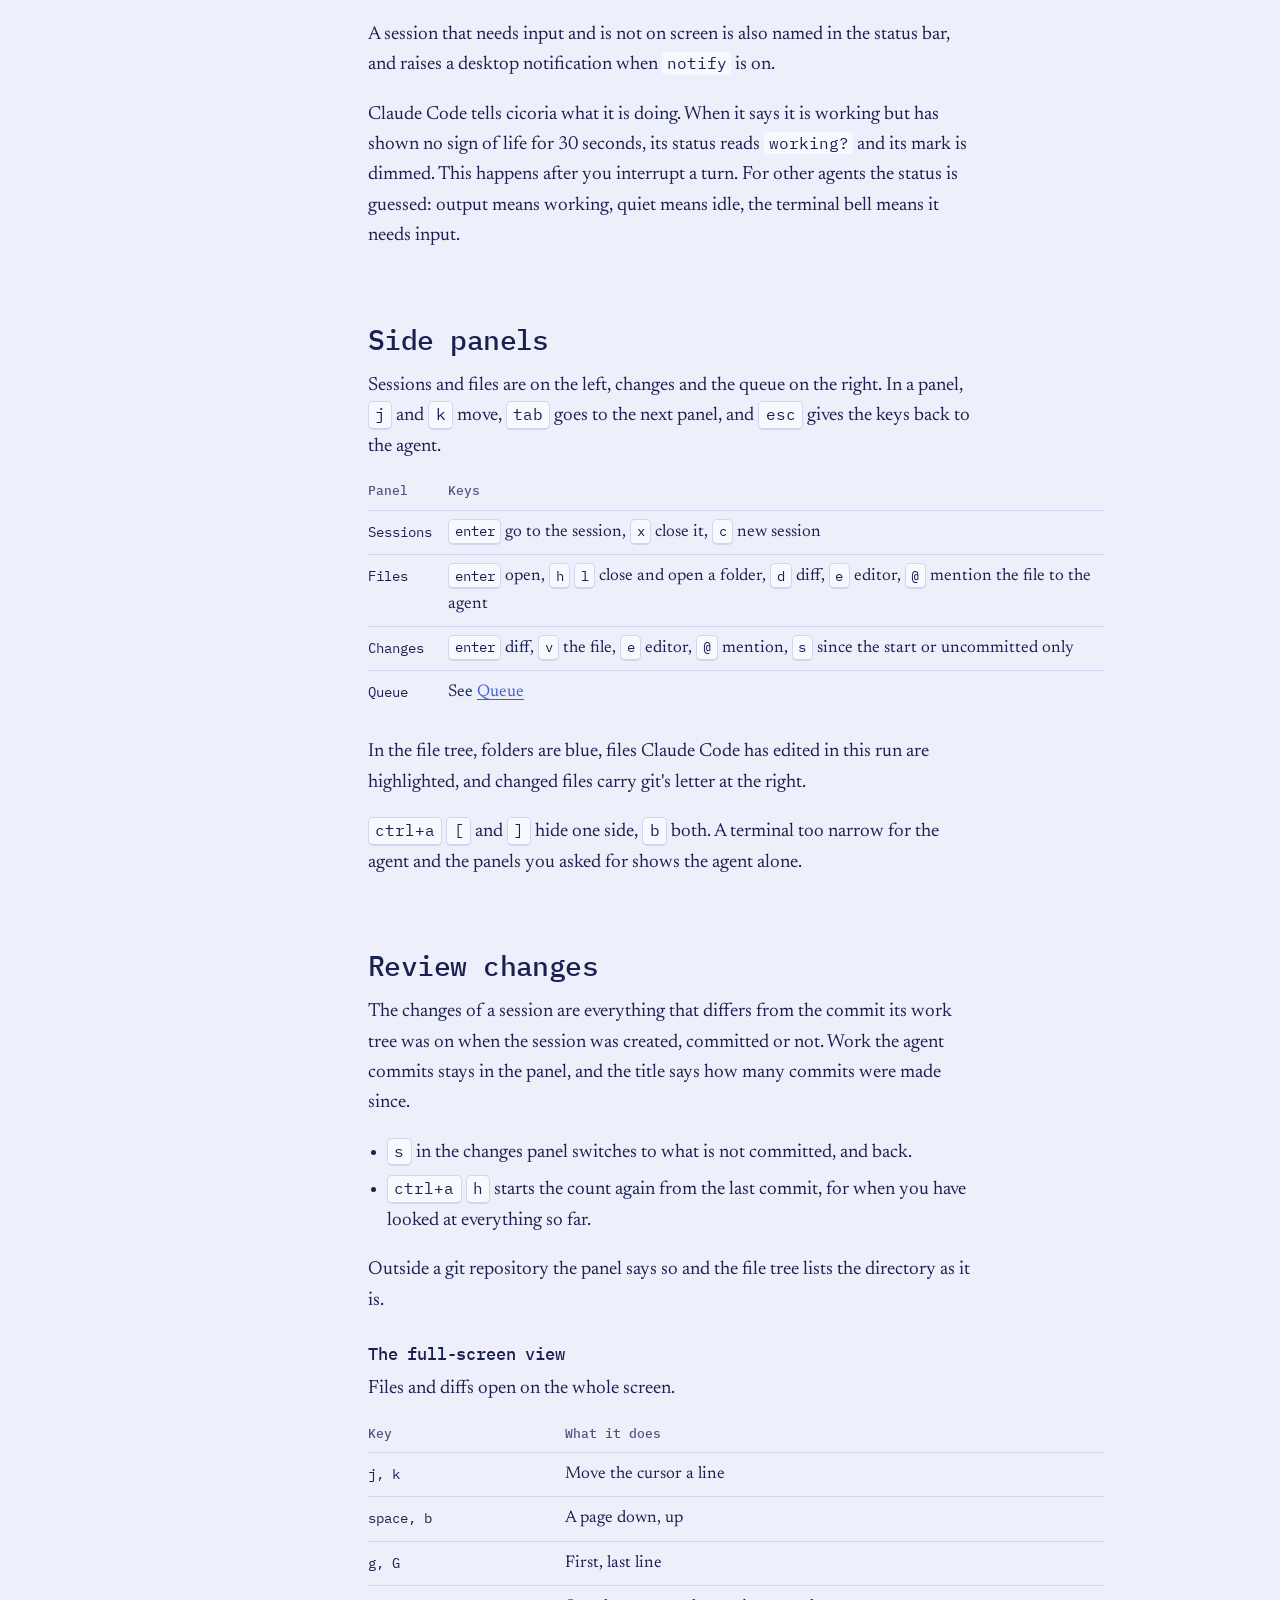
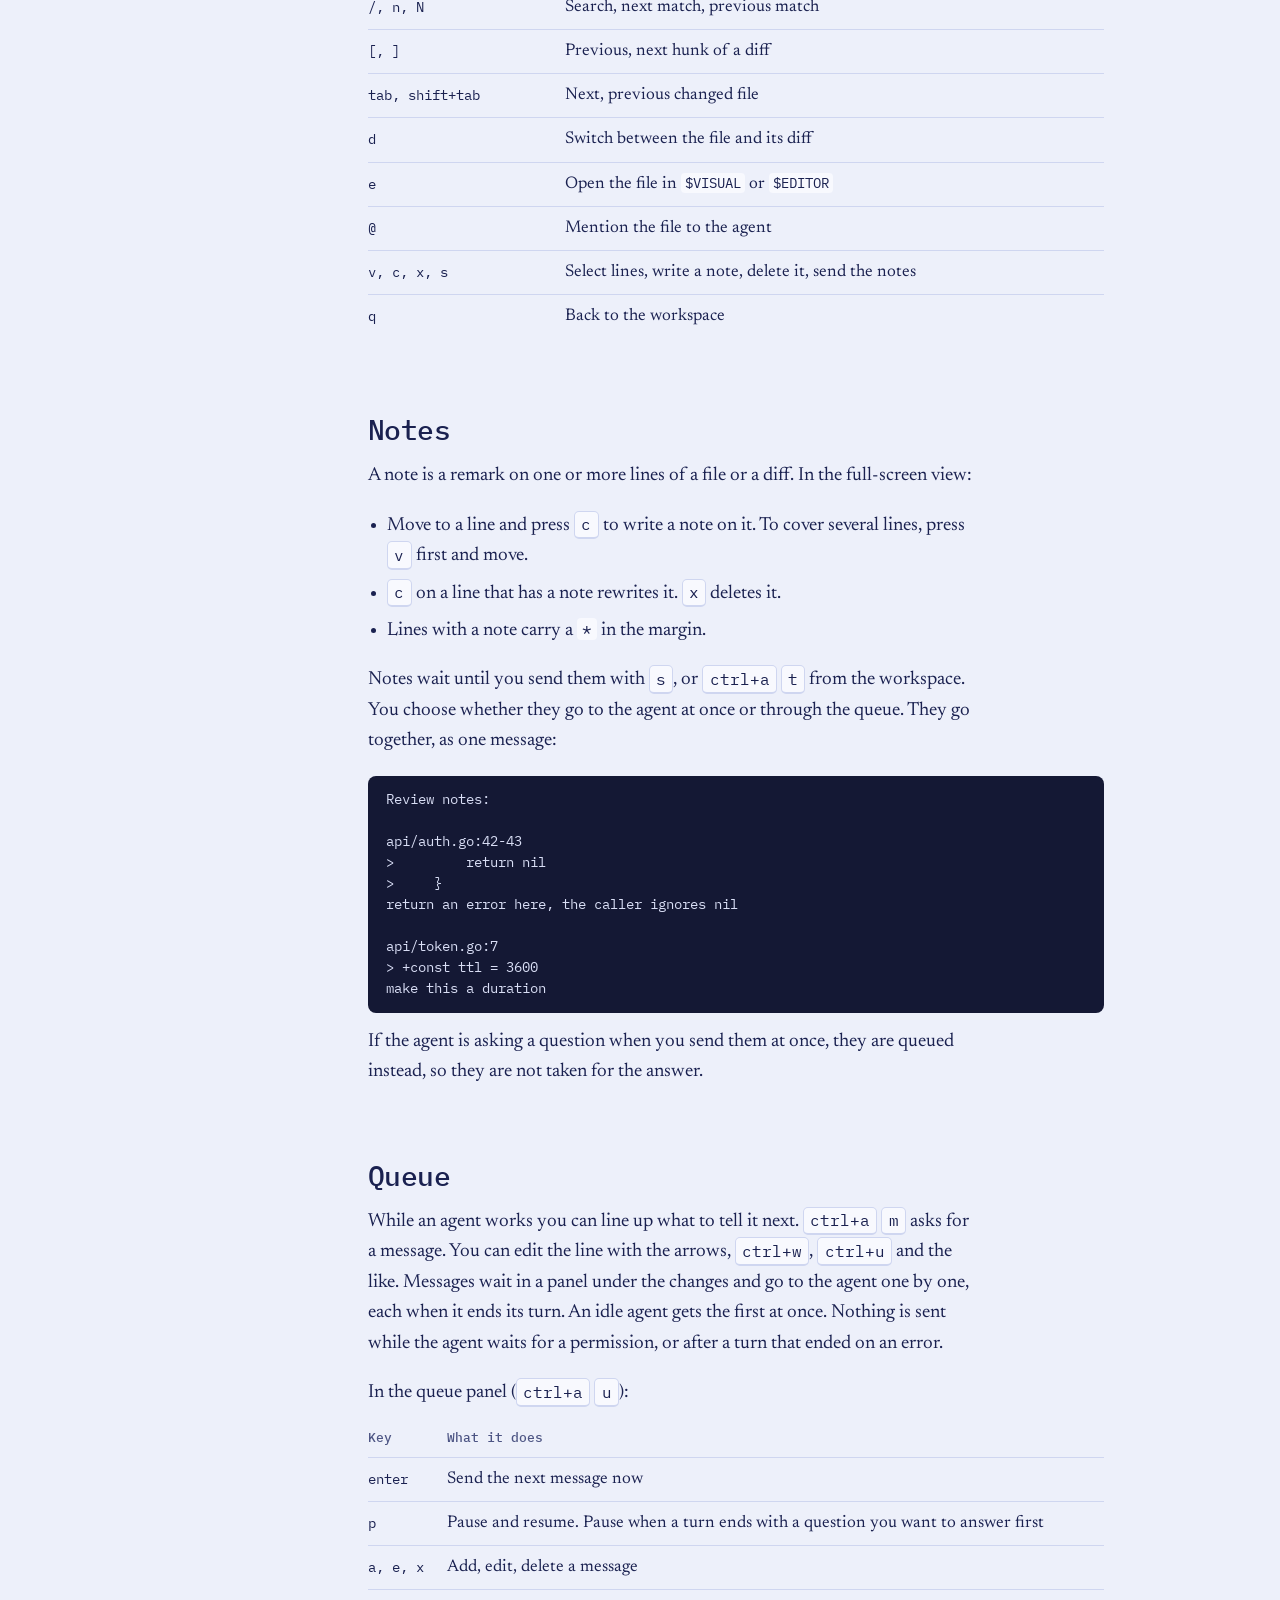
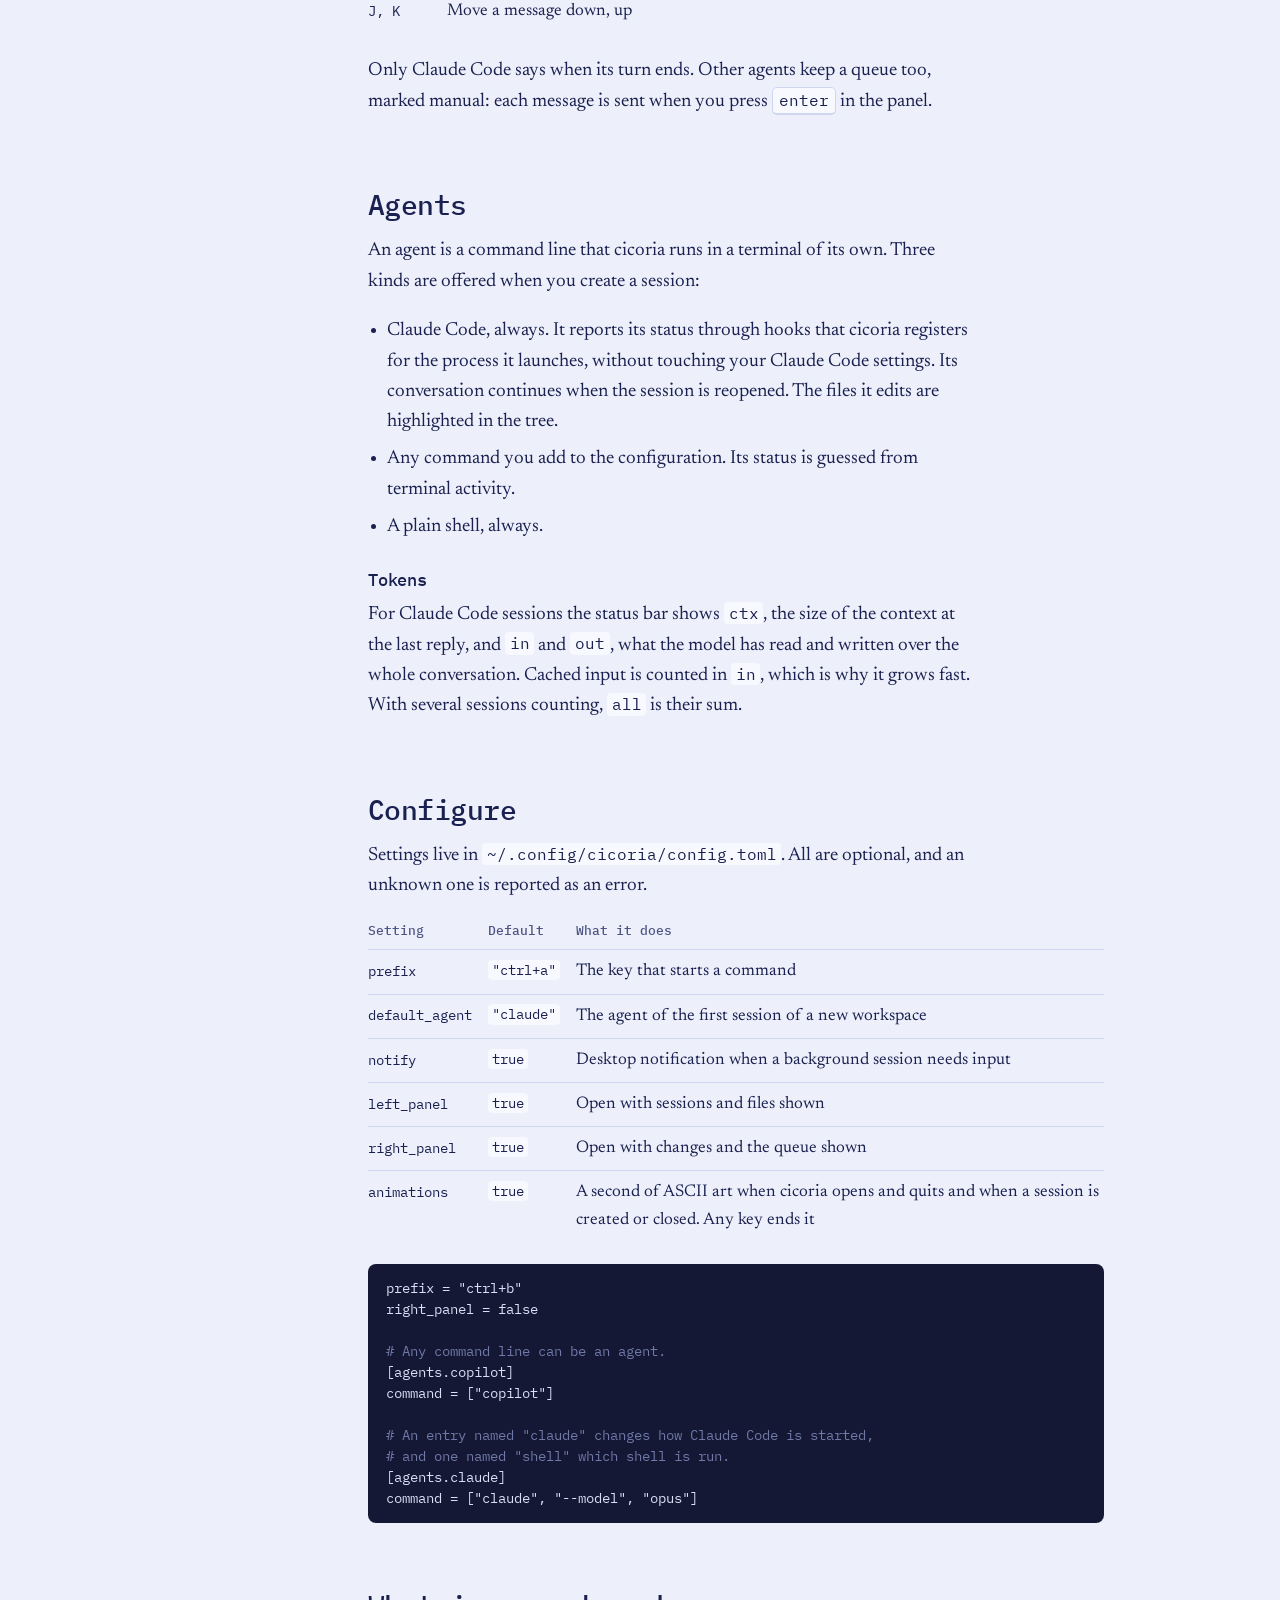
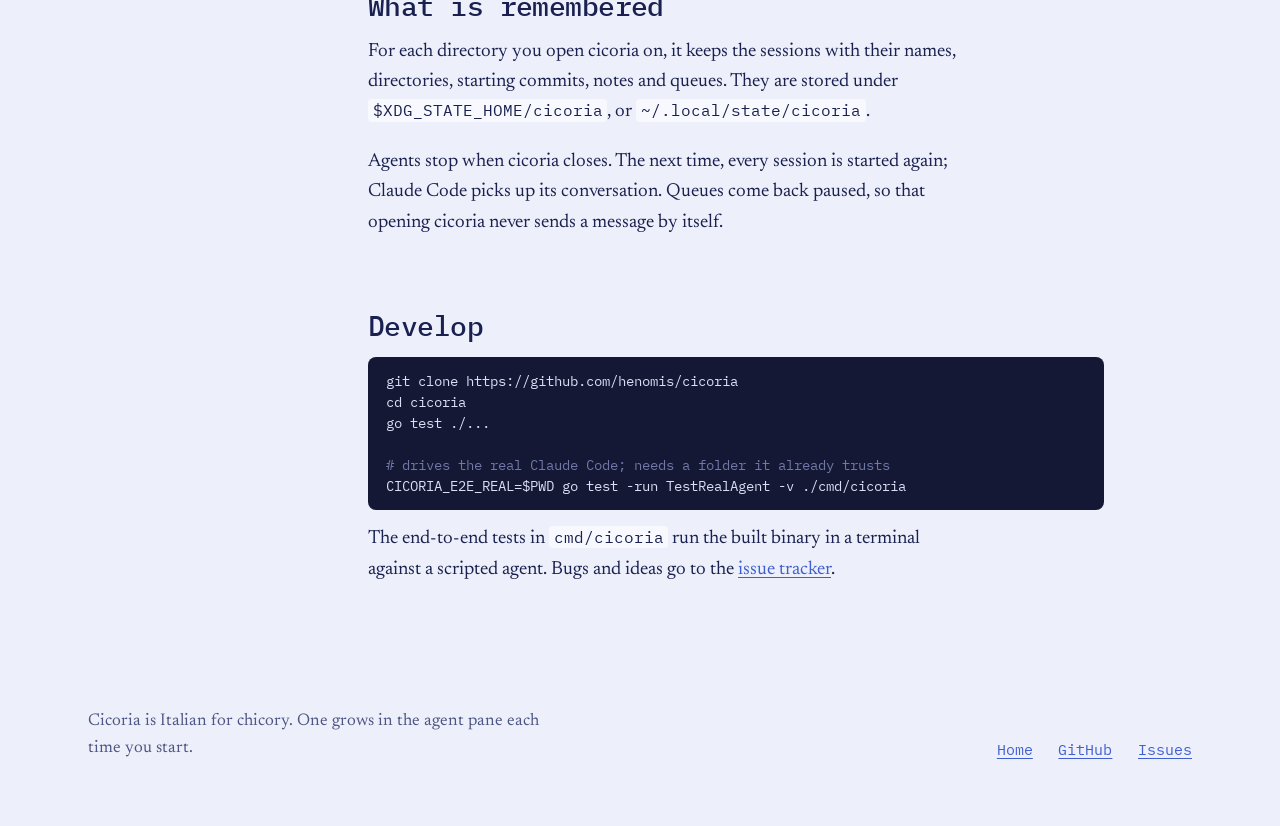
<file: docs/docs.html>
<!doctype html>
<html lang="en">
<head>
<meta charset="utf-8">
<meta name="viewport" content="width=device-width, initial-scale=1">
<title>cicoria docs</title>
<meta name="description" content="How to install, use and configure cicoria, a terminal workspace for coding agents.">
<link rel="icon" href="data:image/svg+xml,%3Csvg xmlns='http://www.w3.org/2000/svg' viewBox='0 0 32 32'%3E%3Crect width='32' height='32' rx='7' fill='%23141834'/%3E%3Cg stroke='%238fa8ff' stroke-width='2.4' stroke-linecap='round'%3E%3Cpath d='M16 5v22M5 16h22M8.2 8.2l15.6 15.6M23.8 8.2 8.2 23.8'/%3E%3C/g%3E%3Ccircle cx='16' cy='16' r='4' fill='%23141834' stroke='%238fa8ff' stroke-width='2'/%3E%3C/svg%3E">
<link rel="preconnect" href="https://fonts.googleapis.com">
<link rel="preconnect" href="https://fonts.gstatic.com" crossorigin>
<link href="https://fonts.googleapis.com/css2?family=IBM+Plex+Mono:wght@400;500;600&family=Newsreader:ital,opsz,wght@0,6..72,400;0,6..72,500;1,6..72,400&display=swap" rel="stylesheet">
<link rel="stylesheet" href="site.css">
</head>
<body>

<header class="wrap top">
  <a class="name" href="./"><span>✽</span> cicoria</a>
  <a href="docs.html" aria-current="page">Docs</a>
  <a href="https://github.com/henomis/cicoria">GitHub</a>
</header>

<div class="wrap doc-layout">
  <nav class="toc" aria-label="On this page">
    <ol>
      <li><a href="#install">Install</a></li>
      <li><a href="#open">Open a workspace</a></li>
      <li><a href="#commands">Commands</a></li>
      <li><a href="#sessions">Sessions</a></li>
      <li><a href="#status">Status</a></li>
      <li><a href="#panels">Side panels</a></li>
      <li><a href="#review">Review changes</a></li>
      <li><a href="#notes">Notes</a></li>
      <li><a href="#queue">Queue</a></li>
      <li><a href="#agents">Agents</a></li>
      <li><a href="#configure">Configure</a></li>
      <li><a href="#remembered">What is remembered</a></li>
      <li><a href="#develop">Develop</a></li>
    </ol>
  </nav>

  <main class="doc">
    <h1>Using cicoria</h1>
    <p>cicoria runs coding agents in terminal panes and shows, around the one on screen, its sessions, files and changes. This page covers everything it does.</p>

    <section id="install">
      <h2>Install</h2>
      <pre>go install github.com/henomis/cicoria/cmd/cicoria@latest</pre>
      <p>You need:</p>
      <ul>
        <li>Go 1.26 or later, to build it.</li>
        <li><code>git</code>, for the changes panel and the diffs.</li>
        <li>The agents you want to run. Claude Code (<code>claude</code>) is the default.</li>
        <li>A Unix-like system. cicoria is developed and tested on Linux. Desktop notifications use <code>notify-send</code> and are skipped where it is missing.</li>
      </ul>
    </section>

    <section id="open">
      <h2>Open a workspace</h2>
      <pre>cicoria            <span class="c"># on the current directory</span>
cicoria ~/src/app  <span class="c"># or on another one</span>
cicoria -config ./my.toml ~/src/app</pre>
      <p>The directory you open is the workspace: its sessions are saved under it and come back the next time. The first time, one session starts with the default agent.</p>
      <p>Everything you type goes to the agent on screen. To talk to cicoria instead, press the prefix key, <kbd>ctrl+a</kbd>, and then a command key. The mouse works too: click a panel or a session, scroll with the wheel, and clicks inside the agent pane go to the agent.</p>
    </section>

    <section id="commands">
      <h2>Commands</h2>
      <p>Press <kbd>ctrl+a</kbd>, then:</p>
      <div class="table"><table>
        <thead><tr><th>Key</th><th>What it does</th></tr></thead>
        <tbody>
          <tr><td>c</td><td>New session</td></tr>
          <tr><td>1 to 9</td><td>Go to a session by its number</td></tr>
          <tr><td>n, p</td><td>Next, previous session</td></tr>
          <tr><td>a</td><td>Go to the next session that needs input</td></tr>
          <tr><td>,</td><td>Rename the session</td></tr>
          <tr><td>r</td><td>Restart a session whose agent has exited</td></tr>
          <tr><td>x</td><td>Close the session</td></tr>
          <tr><td>s, f, g</td><td>Focus the sessions, files, changes panel</td></tr>
          <tr><td>m</td><td>Queue a message for the agent</td></tr>
          <tr><td>u</td><td>Focus the queue panel</td></tr>
          <tr><td>d</td><td>Review changes: open the diff of the selected file</td></tr>
          <tr><td>t</td><td>Send your review notes to the agent</td></tr>
          <tr><td>h</td><td>Review from here: count changes from the last commit</td></tr>
          <tr><td>o</td><td>Open a file by name</td></tr>
          <tr><td>b</td><td>Show or hide the side panels</td></tr>
          <tr><td>[, ]</td><td>Show or hide the left, the right panels</td></tr>
          <tr><td>space</td><td>Command palette: every command, by name</td></tr>
          <tr><td>?</td><td>Help</td></tr>
          <tr><td>q</td><td>Quit</td></tr>
          <tr><td>ctrl+a</td><td>Send <kbd>ctrl+a</kbd> itself to the agent</td></tr>
        </tbody>
      </table></div>
    </section>

    <section id="sessions">
      <h2>Sessions</h2>
      <p>A session is one agent working in one directory. <kbd>ctrl+a</kbd> <kbd>c</kbd> creates one and asks three things:</p>
      <ul>
        <li>The agent, when more than one is configured.</li>
        <li>The directory it works in, starting from the one of the session on screen. <kbd>tab</kbd> completes, <kbd>ctrl+w</kbd> deletes a path component, <kbd>ctrl+u</kbd> clears, and <code>~</code> and relative paths work.</li>
        <li>A name. A free one, such as <code>claude-2</code>, is offered; <kbd>enter</kbd> accepts it.</li>
      </ul>
      <p>Keep one session to a directory. The files and changes panels show the project of the session on screen, so two sessions in the same directory cannot be told apart by their changes. cicoria lets you do it and warns you.</p>
      <p>Closing a session whose agent is still running, or that has queued messages, asks first. Quitting asks when a Claude Code session is still working.</p>
    </section>

    <section id="status">
      <h2>Status</h2>
      <p>Each session carries a mark in the list, and its row shows for how long it has been so once that is a minute or more.</p>
      <div class="table"><table class="status-key">
        <thead><tr><th>Mark</th><th>Meaning</th></tr></thead>
        <tbody>
          <tr><td class="mark-g">●</td><td>Working</td></tr>
          <tr><td class="mark-w">▲</td><td>Needs input: the agent asks a question or a permission</td></tr>
          <tr><td class="mark-g">✓</td><td>Finished its turn while you were looking elsewhere</td></tr>
          <tr><td class="mark-d">○</td><td>Idle</td></tr>
          <tr><td class="mark-r">✕</td><td>The agent's process has exited; <kbd>ctrl+a</kbd> <kbd>r</kbd> restarts it</td></tr>
          <tr><td class="mark-d">◌</td><td>Starting</td></tr>
        </tbody>
      </table></div>
      <p>A session that needs input and is not on screen is also named in the status bar, and raises a desktop notification when <code>notify</code> is on.</p>
      <p>Claude Code tells cicoria what it is doing. When it says it is working but has shown no sign of life for 30 seconds, its status reads <code>working?</code> and its mark is dimmed. This happens after you interrupt a turn. For other agents the status is guessed: output means working, quiet means idle, the terminal bell means it needs input.</p>
    </section>

    <section id="panels">
      <h2>Side panels</h2>
      <p>Sessions and files are on the left, changes and the queue on the right. In a panel, <kbd>j</kbd> and <kbd>k</kbd> move, <kbd>tab</kbd> goes to the next panel, and <kbd>esc</kbd> gives the keys back to the agent.</p>
      <div class="table"><table>
        <thead><tr><th>Panel</th><th>Keys</th></tr></thead>
        <tbody>
          <tr><td>Sessions</td><td><kbd>enter</kbd> go to the session, <kbd>x</kbd> close it, <kbd>c</kbd> new session</td></tr>
          <tr><td>Files</td><td><kbd>enter</kbd> open, <kbd>h</kbd> <kbd>l</kbd> close and open a folder, <kbd>d</kbd> diff, <kbd>e</kbd> editor, <kbd>@</kbd> mention the file to the agent</td></tr>
          <tr><td>Changes</td><td><kbd>enter</kbd> diff, <kbd>v</kbd> the file, <kbd>e</kbd> editor, <kbd>@</kbd> mention, <kbd>s</kbd> since the start or uncommitted only</td></tr>
          <tr><td>Queue</td><td>See <a href="#queue">Queue</a></td></tr>
        </tbody>
      </table></div>
      <p>In the file tree, folders are blue, files Claude Code has edited in this run are highlighted, and changed files carry git's letter at the right.</p>
      <p><kbd>ctrl+a</kbd> <kbd>[</kbd> and <kbd>]</kbd> hide one side, <kbd>b</kbd> both. A terminal too narrow for the agent and the panels you asked for shows the agent alone.</p>
    </section>

    <section id="review">
      <h2>Review changes</h2>
      <p>The changes of a session are everything that differs from the commit its work tree was on when the session was created, committed or not. Work the agent commits stays in the panel, and the title says how many commits were made since.</p>
      <ul>
        <li><kbd>s</kbd> in the changes panel switches to what is not committed, and back.</li>
        <li><kbd>ctrl+a</kbd> <kbd>h</kbd> starts the count again from the last commit, for when you have looked at everything so far.</li>
      </ul>
      <p>Outside a git repository the panel says so and the file tree lists the directory as it is.</p>
      <h3>The full-screen view</h3>
      <p>Files and diffs open on the whole screen.</p>
      <div class="table"><table>
        <thead><tr><th>Key</th><th>What it does</th></tr></thead>
        <tbody>
          <tr><td>j, k</td><td>Move the cursor a line</td></tr>
          <tr><td>space, b</td><td>A page down, up</td></tr>
          <tr><td>g, G</td><td>First, last line</td></tr>
          <tr><td>/, n, N</td><td>Search, next match, previous match</td></tr>
          <tr><td>[, ]</td><td>Previous, next hunk of a diff</td></tr>
          <tr><td>tab, shift+tab</td><td>Next, previous changed file</td></tr>
          <tr><td>d</td><td>Switch between the file and its diff</td></tr>
          <tr><td>e</td><td>Open the file in <code>$VISUAL</code> or <code>$EDITOR</code></td></tr>
          <tr><td>@</td><td>Mention the file to the agent</td></tr>
          <tr><td>v, c, x, s</td><td>Select lines, write a note, delete it, send the notes</td></tr>
          <tr><td>q</td><td>Back to the workspace</td></tr>
        </tbody>
      </table></div>
    </section>

    <section id="notes">
      <h2>Notes</h2>
      <p>A note is a remark on one or more lines of a file or a diff. In the full-screen view:</p>
      <ul>
        <li>Move to a line and press <kbd>c</kbd> to write a note on it. To cover several lines, press <kbd>v</kbd> first and move.</li>
        <li><kbd>c</kbd> on a line that has a note rewrites it. <kbd>x</kbd> deletes it.</li>
        <li>Lines with a note carry a <code>*</code> in the margin.</li>
      </ul>
      <p>Notes wait until you send them with <kbd>s</kbd>, or <kbd>ctrl+a</kbd> <kbd>t</kbd> from the workspace. You choose whether they go to the agent at once or through the queue. They go together, as one message:</p>
      <pre>Review notes:

api/auth.go:42-43
&gt;         return nil
&gt;     }
return an error here, the caller ignores nil

api/token.go:7
&gt; +const ttl = 3600
make this a duration</pre>
      <p>If the agent is asking a question when you send them at once, they are queued instead, so they are not taken for the answer.</p>
    </section>

    <section id="queue">
      <h2>Queue</h2>
      <p>While an agent works you can line up what to tell it next. <kbd>ctrl+a</kbd> <kbd>m</kbd> asks for a message. You can edit the line with the arrows, <kbd>ctrl+w</kbd>, <kbd>ctrl+u</kbd> and the like. Messages wait in a panel under the changes and go to the agent one by one, each when it ends its turn. An idle agent gets the first at once. Nothing is sent while the agent waits for a permission, or after a turn that ended on an error.</p>
      <p>In the queue panel (<kbd>ctrl+a</kbd> <kbd>u</kbd>):</p>
      <div class="table"><table>
        <thead><tr><th>Key</th><th>What it does</th></tr></thead>
        <tbody>
          <tr><td>enter</td><td>Send the next message now</td></tr>
          <tr><td>p</td><td>Pause and resume. Pause when a turn ends with a question you want to answer first</td></tr>
          <tr><td>a, e, x</td><td>Add, edit, delete a message</td></tr>
          <tr><td>J, K</td><td>Move a message down, up</td></tr>
        </tbody>
      </table></div>
      <p>Only Claude Code says when its turn ends. Other agents keep a queue too, marked manual: each message is sent when you press <kbd>enter</kbd> in the panel.</p>
    </section>

    <section id="agents">
      <h2>Agents</h2>
      <p>An agent is a command line that cicoria runs in a terminal of its own. Three kinds are offered when you create a session:</p>
      <ul>
        <li>Claude Code, always. It reports its status through hooks that cicoria registers for the process it launches, without touching your Claude Code settings. Its conversation continues when the session is reopened. The files it edits are highlighted in the tree.</li>
        <li>Any command you add to the configuration. Its status is guessed from terminal activity.</li>
        <li>A plain shell, always.</li>
      </ul>
      <h3>Tokens</h3>
      <p>For Claude Code sessions the status bar shows <code>ctx</code>, the size of the context at the last reply, and <code>in</code> and <code>out</code>, what the model has read and written over the whole conversation. Cached input is counted in <code>in</code>, which is why it grows fast. With several sessions counting, <code>all</code> is their sum.</p>
    </section>

    <section id="configure">
      <h2>Configure</h2>
      <p>Settings live in <code>~/.config/cicoria/config.toml</code>. All are optional, and an unknown one is reported as an error.</p>
      <div class="table"><table>
        <thead><tr><th>Setting</th><th>Default</th><th>What it does</th></tr></thead>
        <tbody>
          <tr><td>prefix</td><td><code>"ctrl+a"</code></td><td>The key that starts a command</td></tr>
          <tr><td>default_agent</td><td><code>"claude"</code></td><td>The agent of the first session of a new workspace</td></tr>
          <tr><td>notify</td><td><code>true</code></td><td>Desktop notification when a background session needs input</td></tr>
          <tr><td>left_panel</td><td><code>true</code></td><td>Open with sessions and files shown</td></tr>
          <tr><td>right_panel</td><td><code>true</code></td><td>Open with changes and the queue shown</td></tr>
          <tr><td>animations</td><td><code>true</code></td><td>A second of ASCII art when cicoria opens and quits and when a session is created or closed. Any key ends it</td></tr>
        </tbody>
      </table></div>
      <pre>prefix = "ctrl+b"
right_panel = false

<span class="c"># Any command line can be an agent.</span>
[agents.copilot]
command = ["copilot"]

<span class="c"># An entry named "claude" changes how Claude Code is started,</span>
<span class="c"># and one named "shell" which shell is run.</span>
[agents.claude]
command = ["claude", "--model", "opus"]</pre>
    </section>

    <section id="remembered">
      <h2>What is remembered</h2>
      <p>For each directory you open cicoria on, it keeps the sessions with their names, directories, starting commits, notes and queues. They are stored under <code>$XDG_STATE_HOME/cicoria</code>, or <code>~/.local/state/cicoria</code>.</p>
      <p>Agents stop when cicoria closes. The next time, every session is started again; Claude Code picks up its conversation. Queues come back paused, so that opening cicoria never sends a message by itself.</p>
    </section>

    <section id="develop">
      <h2>Develop</h2>
      <pre>git clone https://github.com/henomis/cicoria
cd cicoria
go test ./...

<span class="c"># drives the real Claude Code; needs a folder it already trusts</span>
CICORIA_E2E_REAL=$PWD go test -run TestRealAgent -v ./cmd/cicoria</pre>
      <p>The end-to-end tests in <code>cmd/cicoria</code> run the built binary in a terminal against a scripted agent. Bugs and ideas go to the <a href="https://github.com/henomis/cicoria/issues">issue tracker</a>.</p>
    </section>
  </main>
</div>

<footer class="wrap foot">
  <p>Cicoria is Italian for chicory. One grows in the agent pane each time you start.</p>
  <nav aria-label="Footer"><a href="./">Home</a><a href="https://github.com/henomis/cicoria">GitHub</a><a href="https://github.com/henomis/cicoria/issues">Issues</a></nav>
</footer>

<script>
  // Mark the section being read in the list at the side.
  const links = new Map([...document.querySelectorAll(".toc a")].map((a) => [a.hash.slice(1), a]));
  const seen = new IntersectionObserver((entries) => {
    for (const entry of entries) {
      if (!entry.isIntersecting) continue;
      for (const a of links.values()) a.classList.remove("here");
      links.get(entry.target.id)?.classList.add("here");
    }
  }, { rootMargin: "-10% 0px -75% 0px" });
  for (const id of links.keys()) seen.observe(document.getElementById(id));
</script>
</body>
</html>
</file>
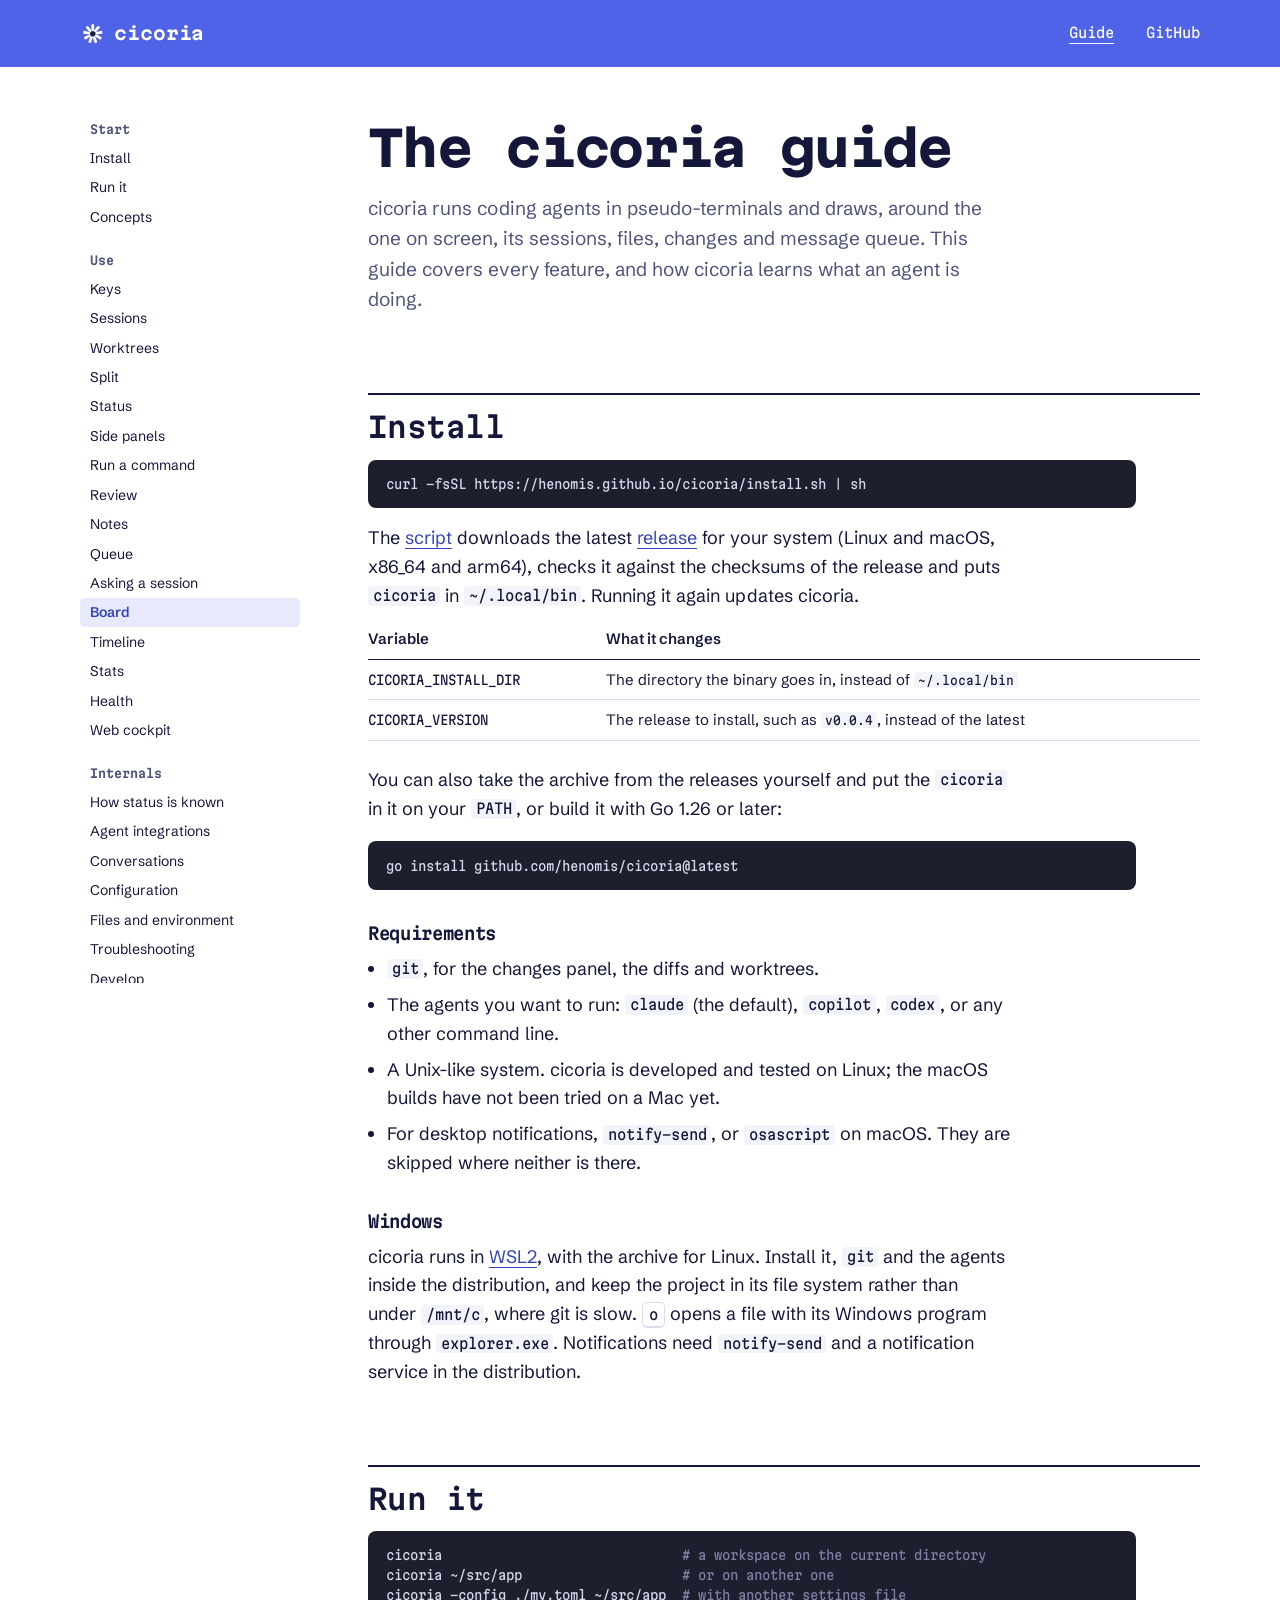
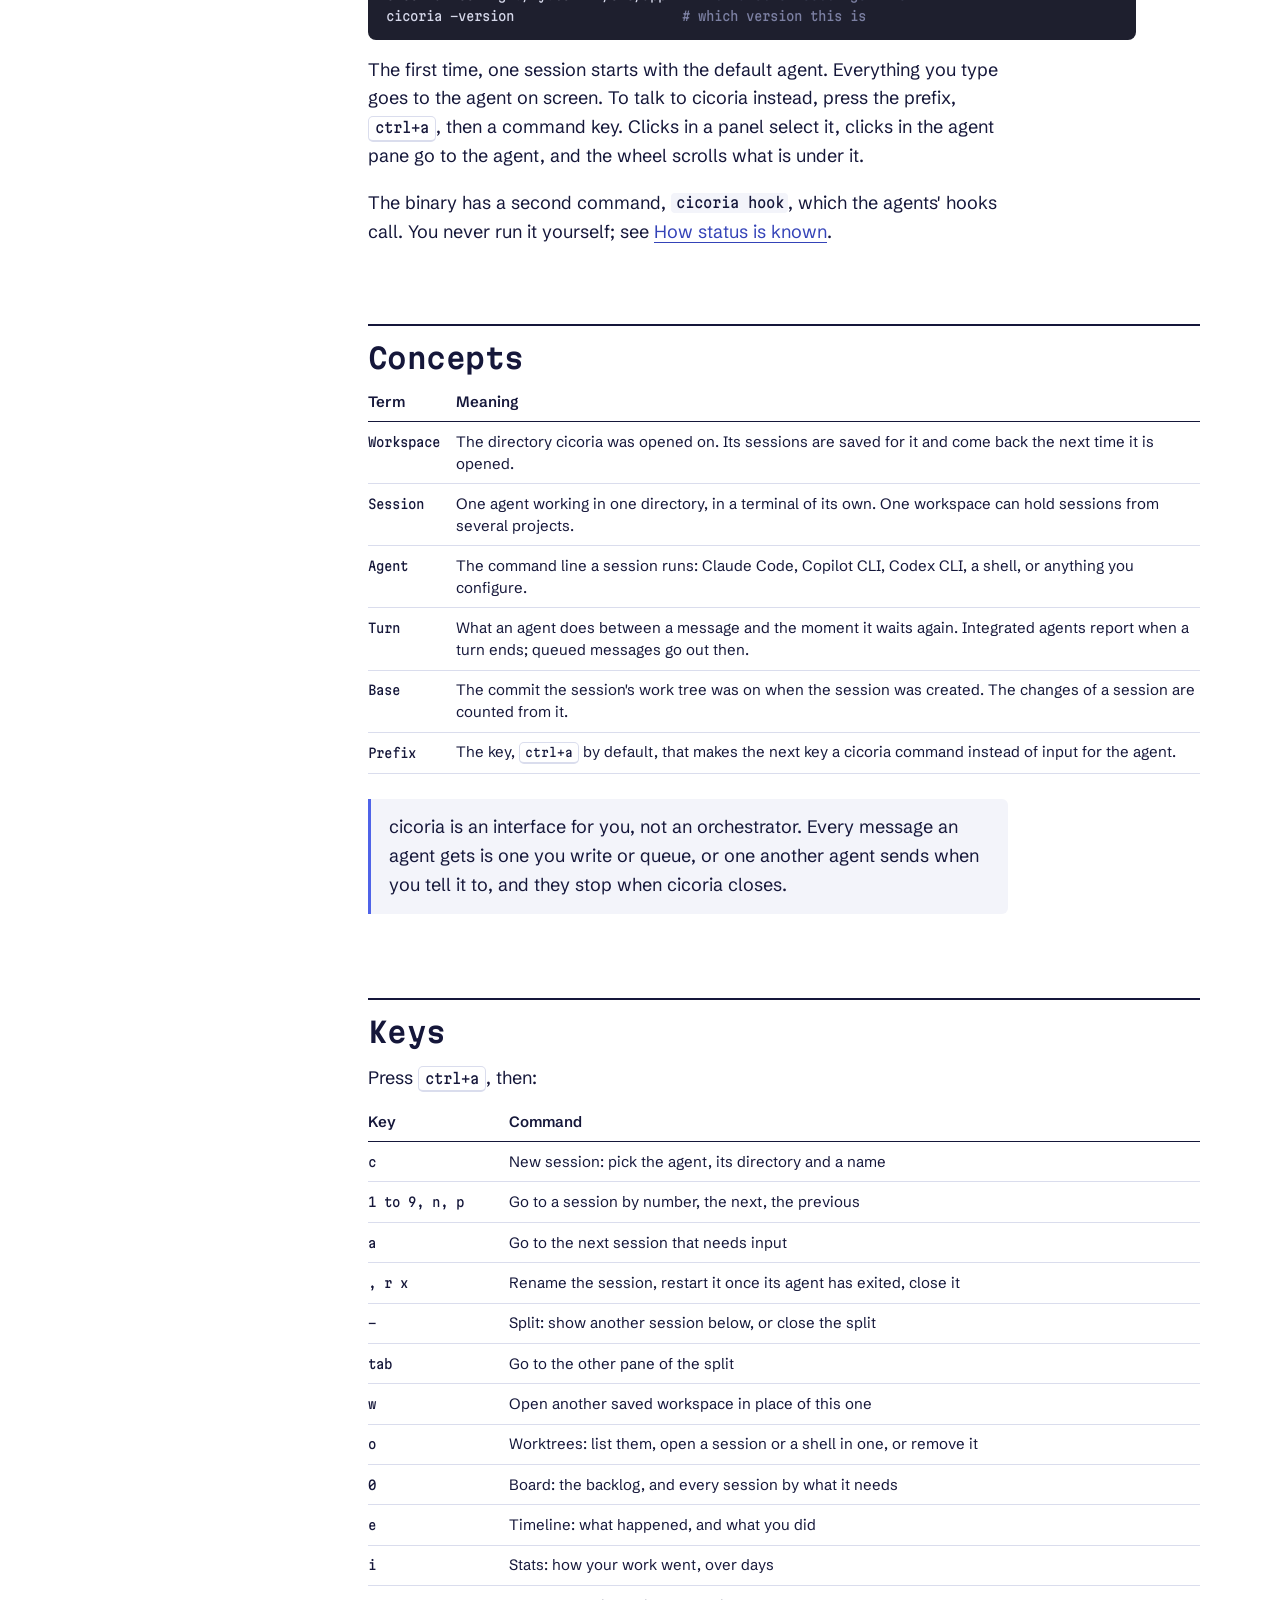
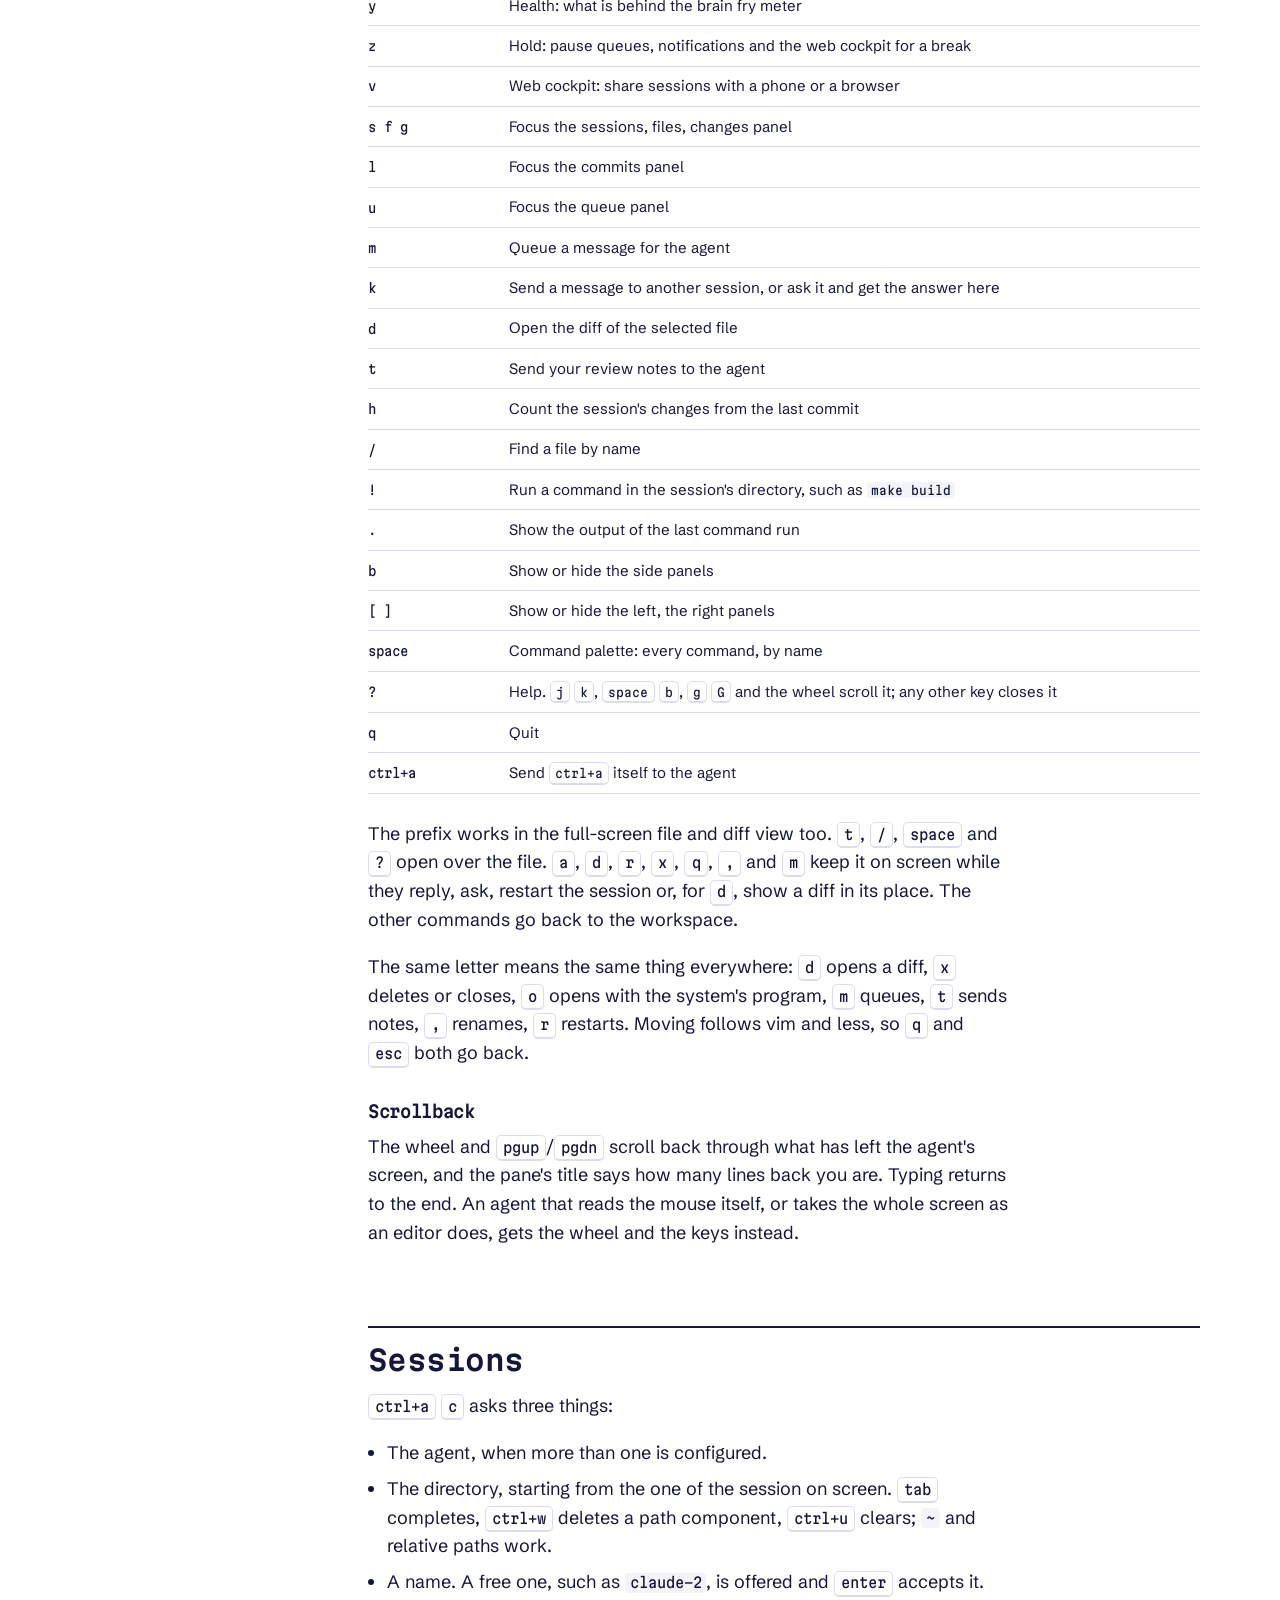
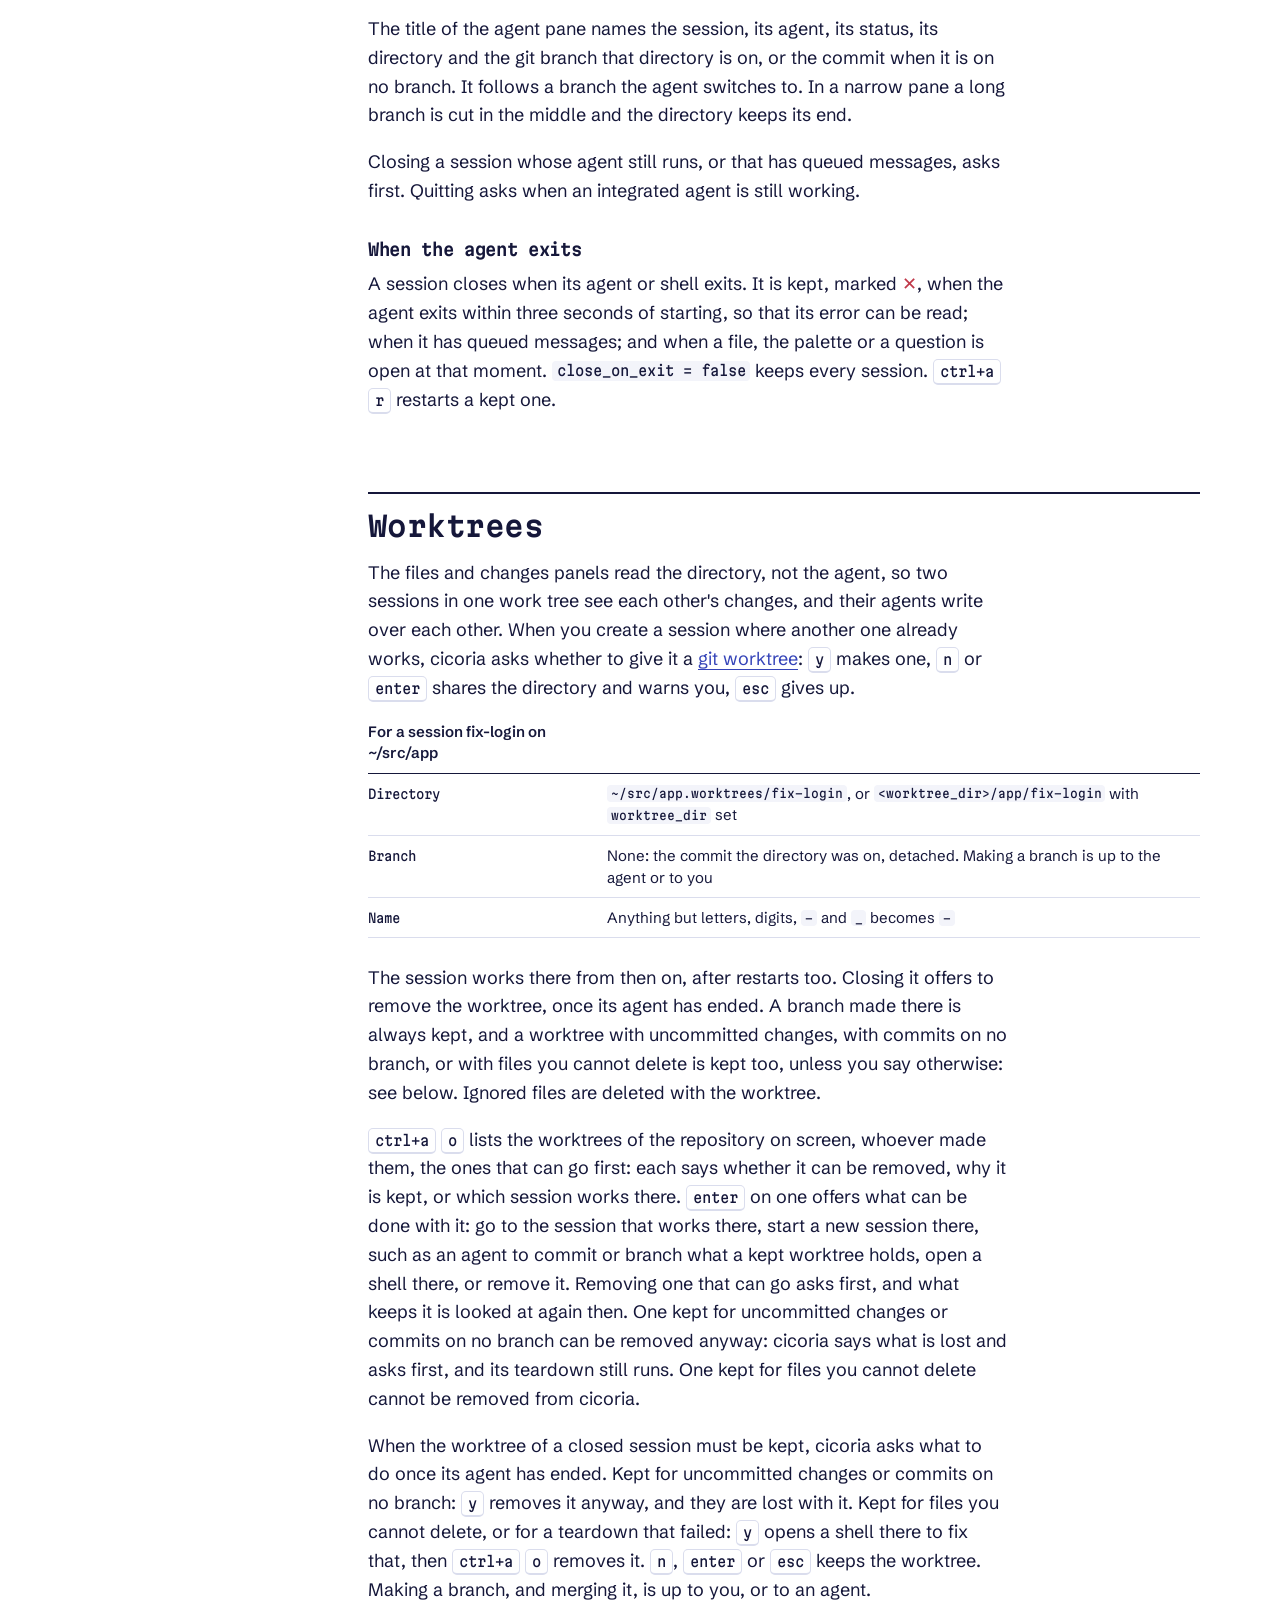
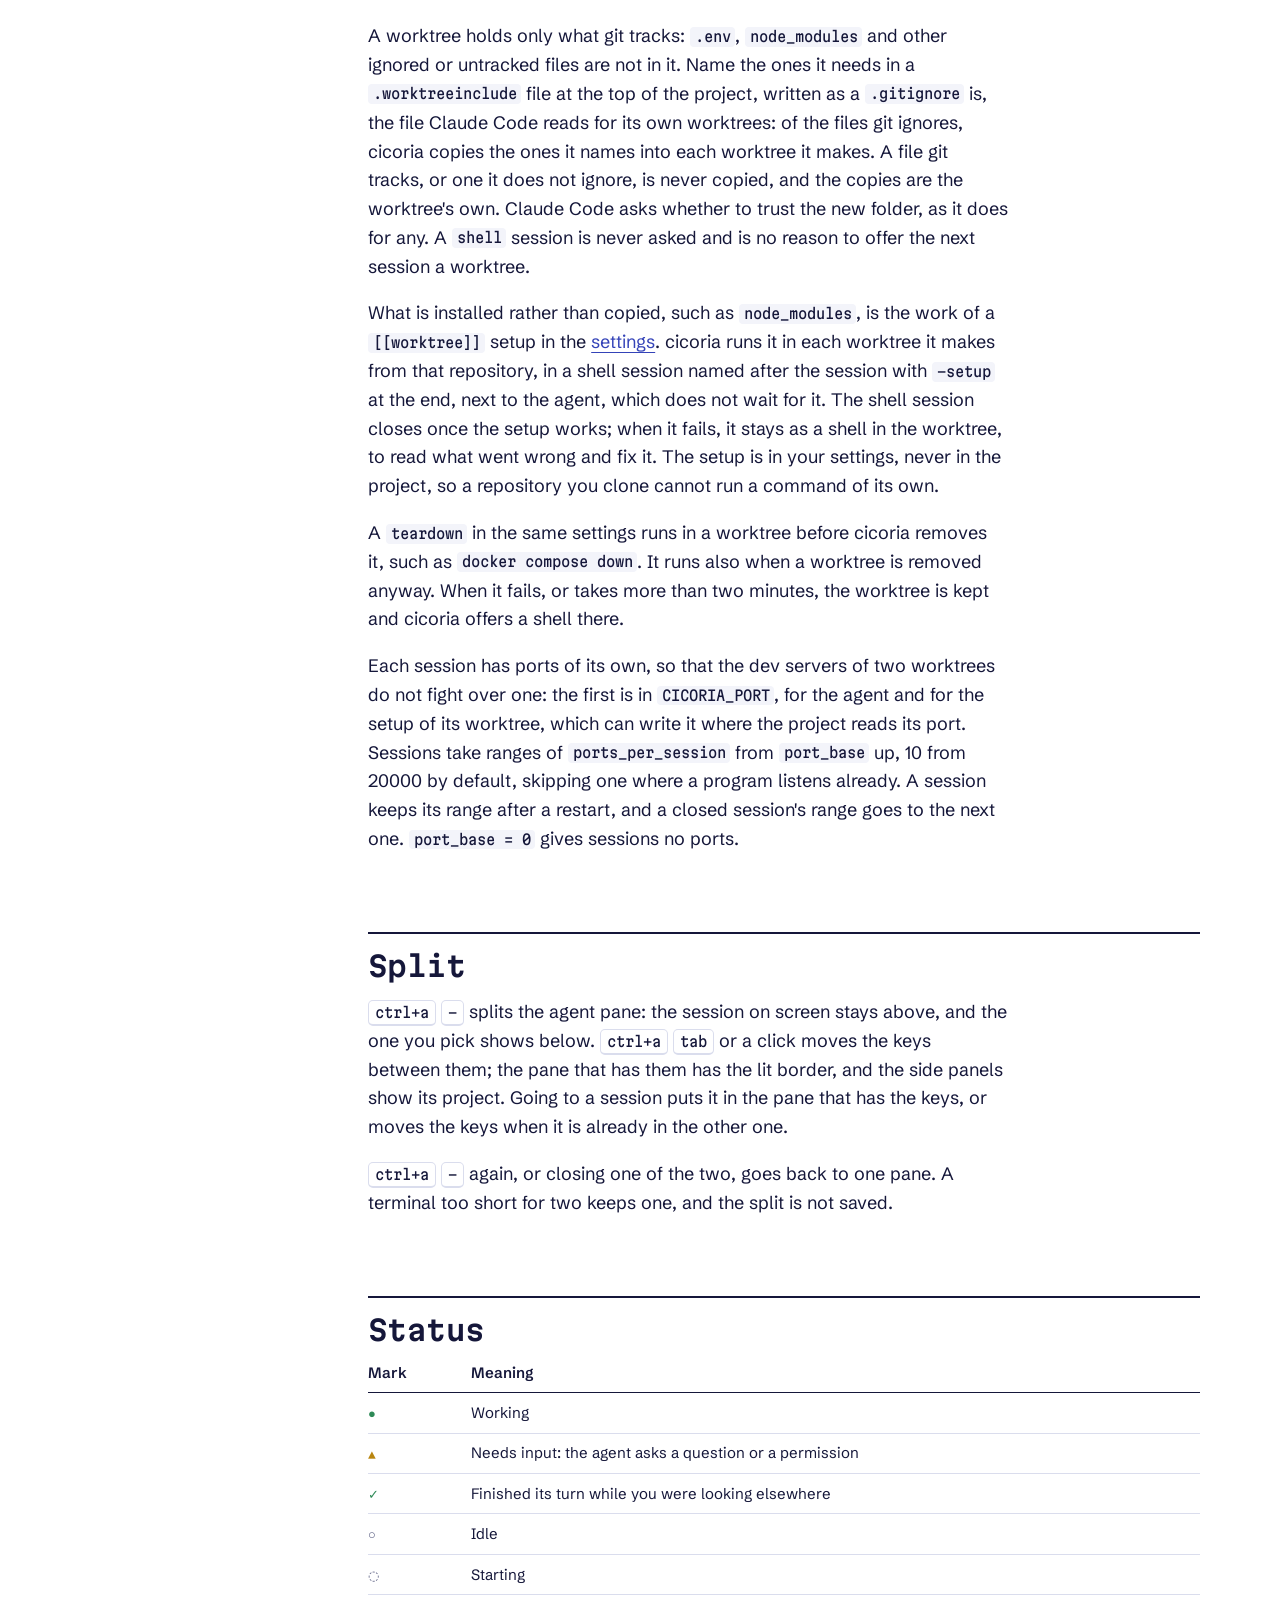
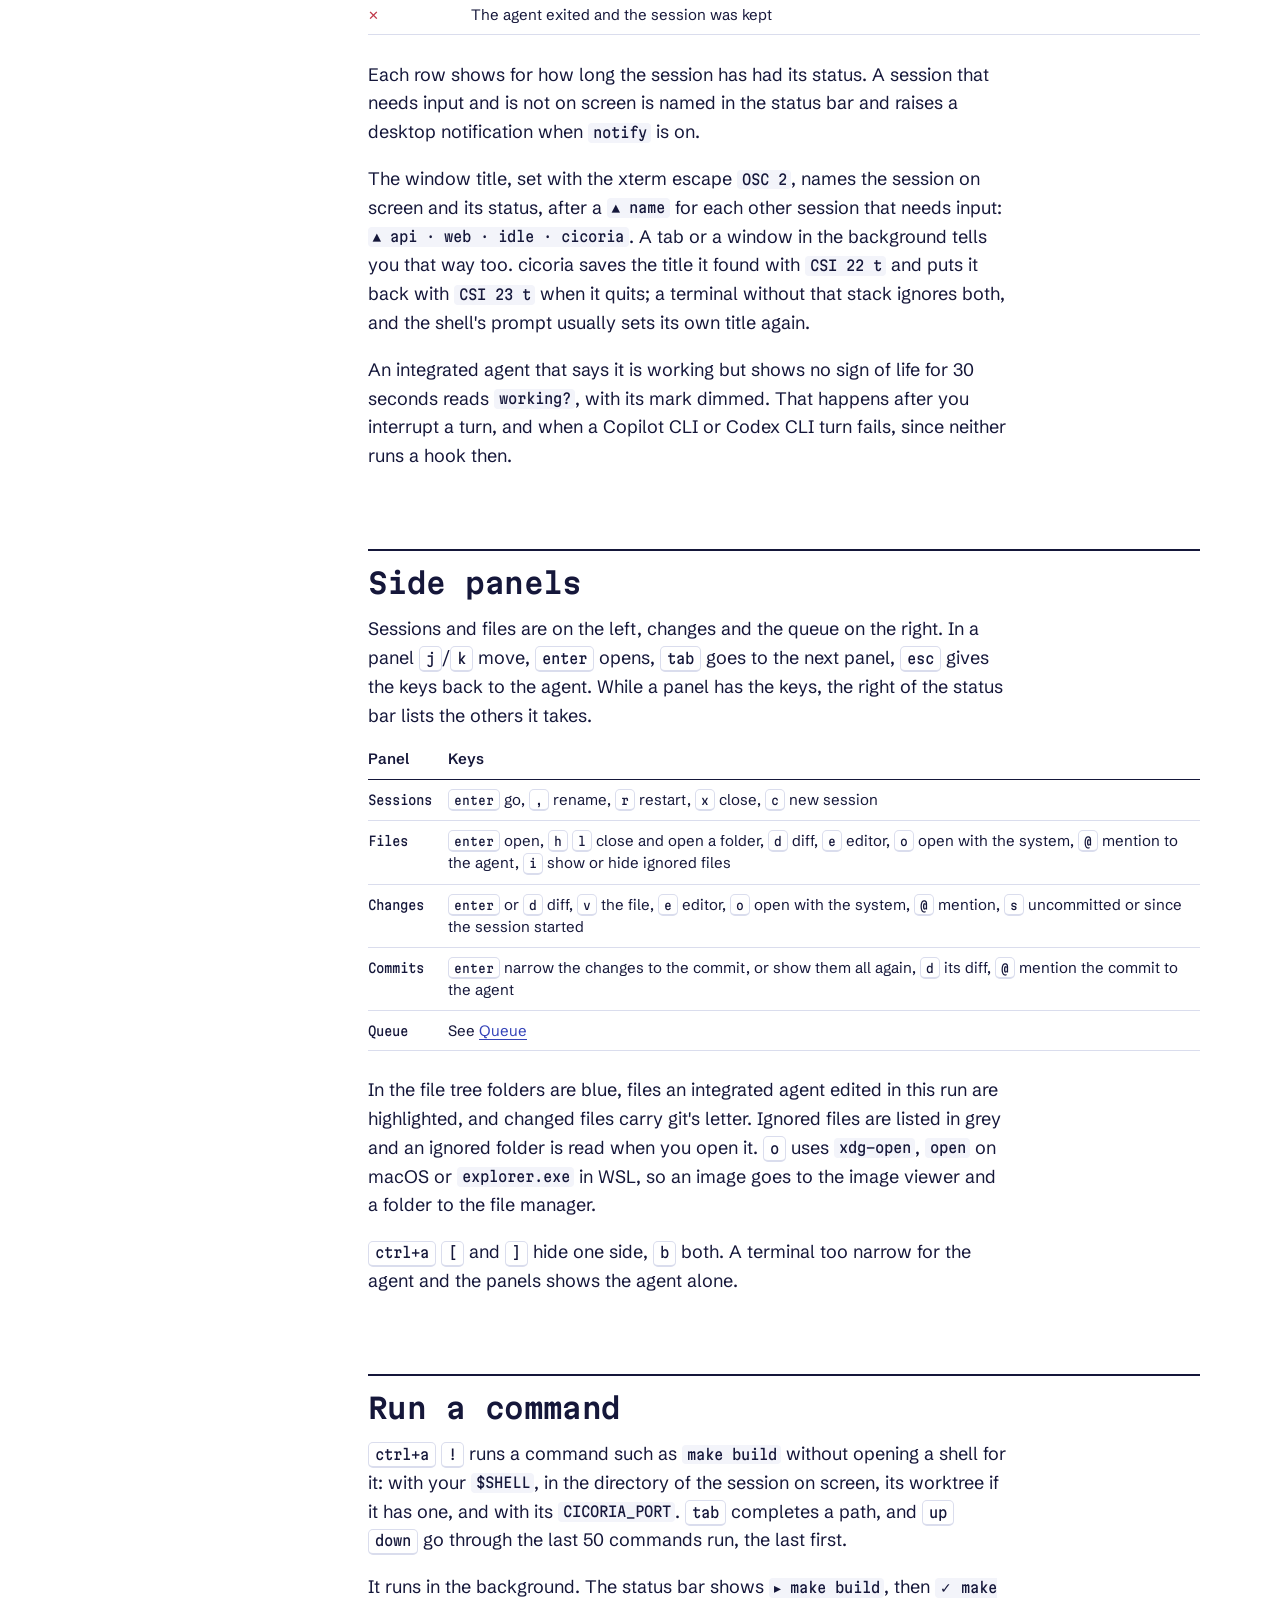
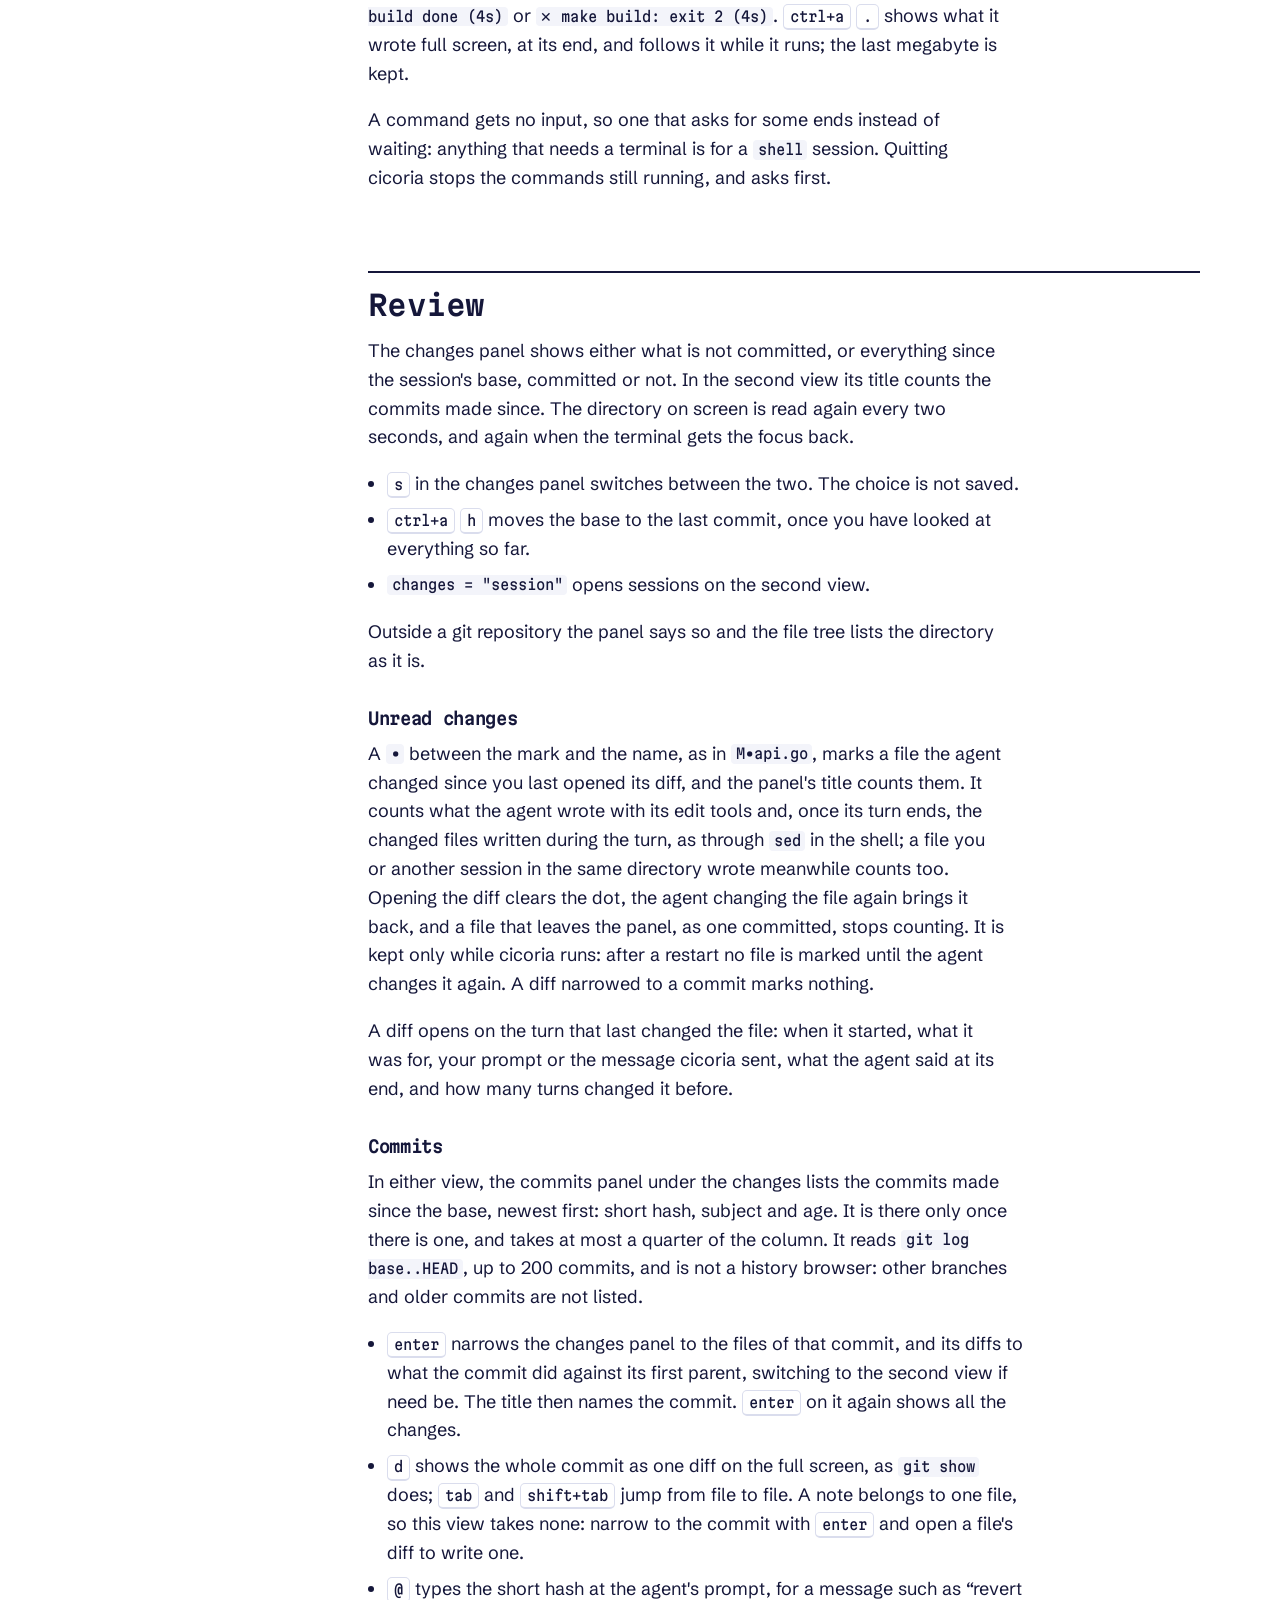
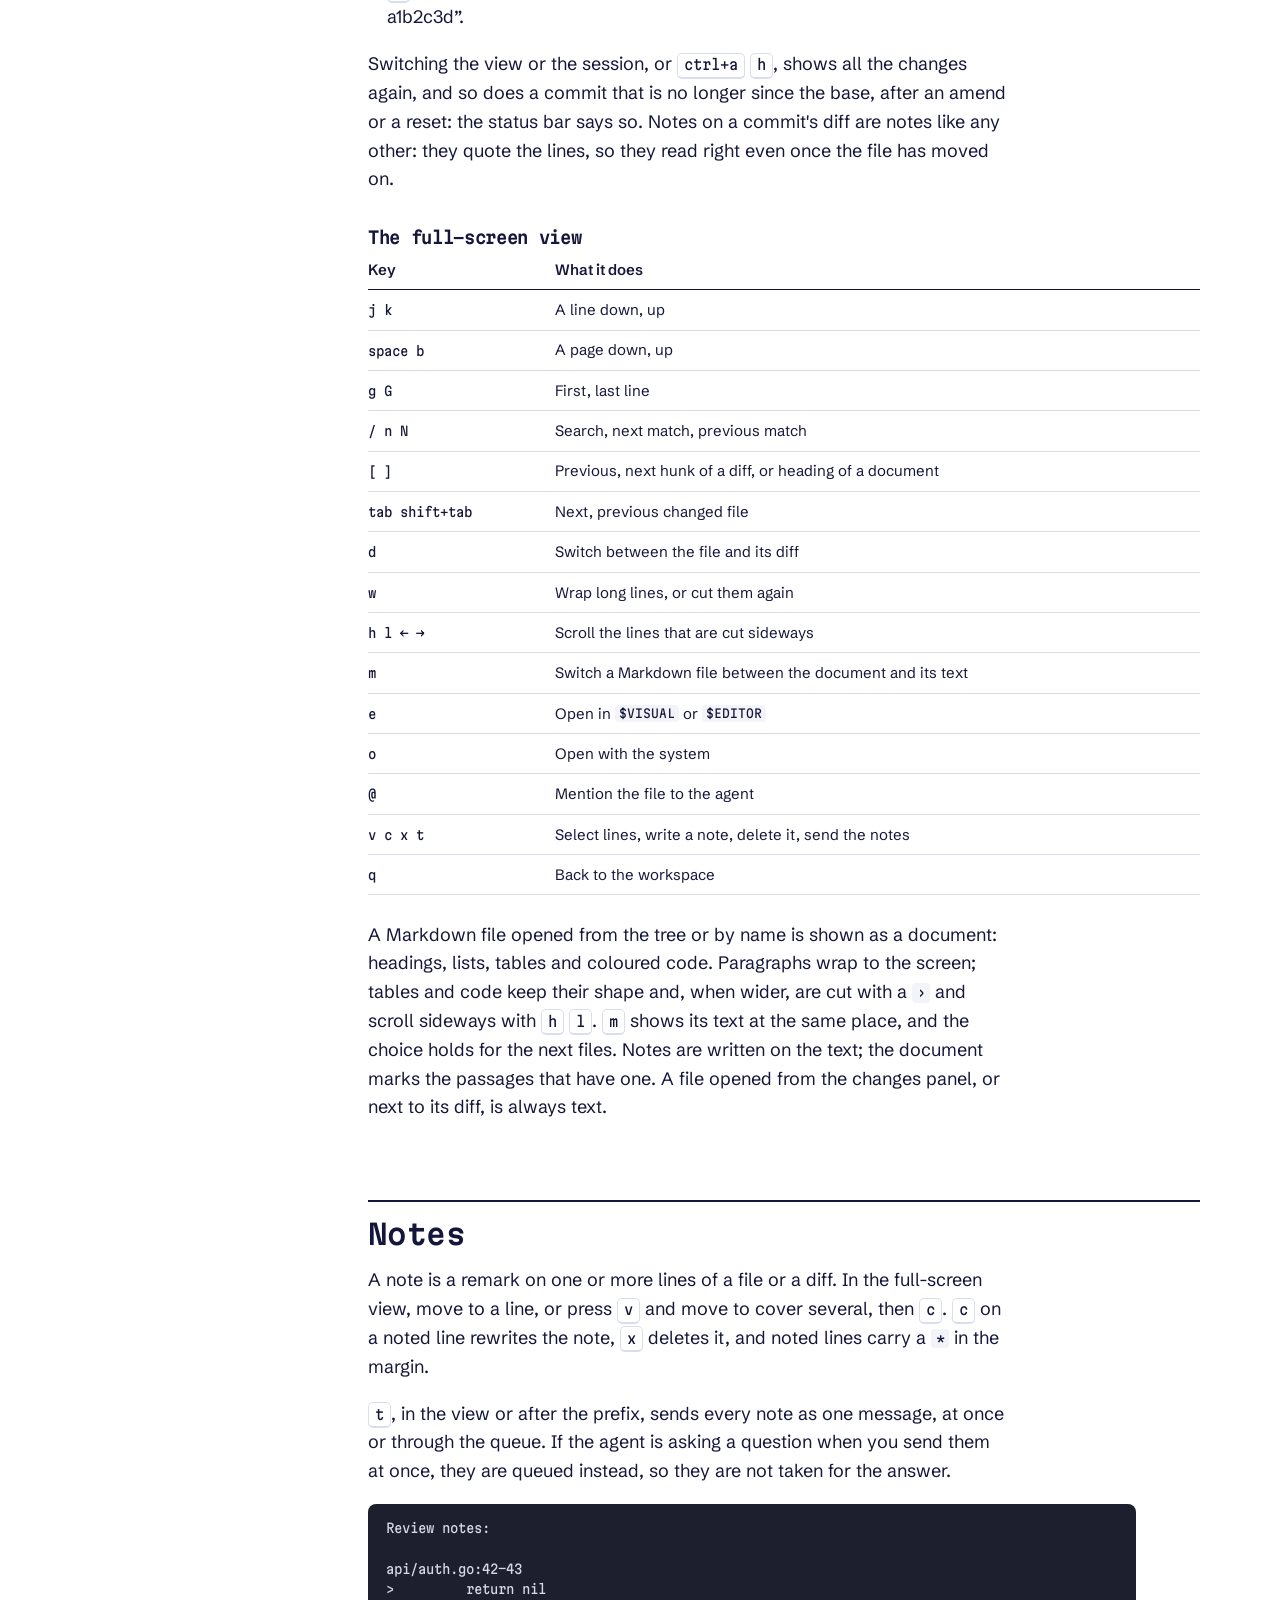
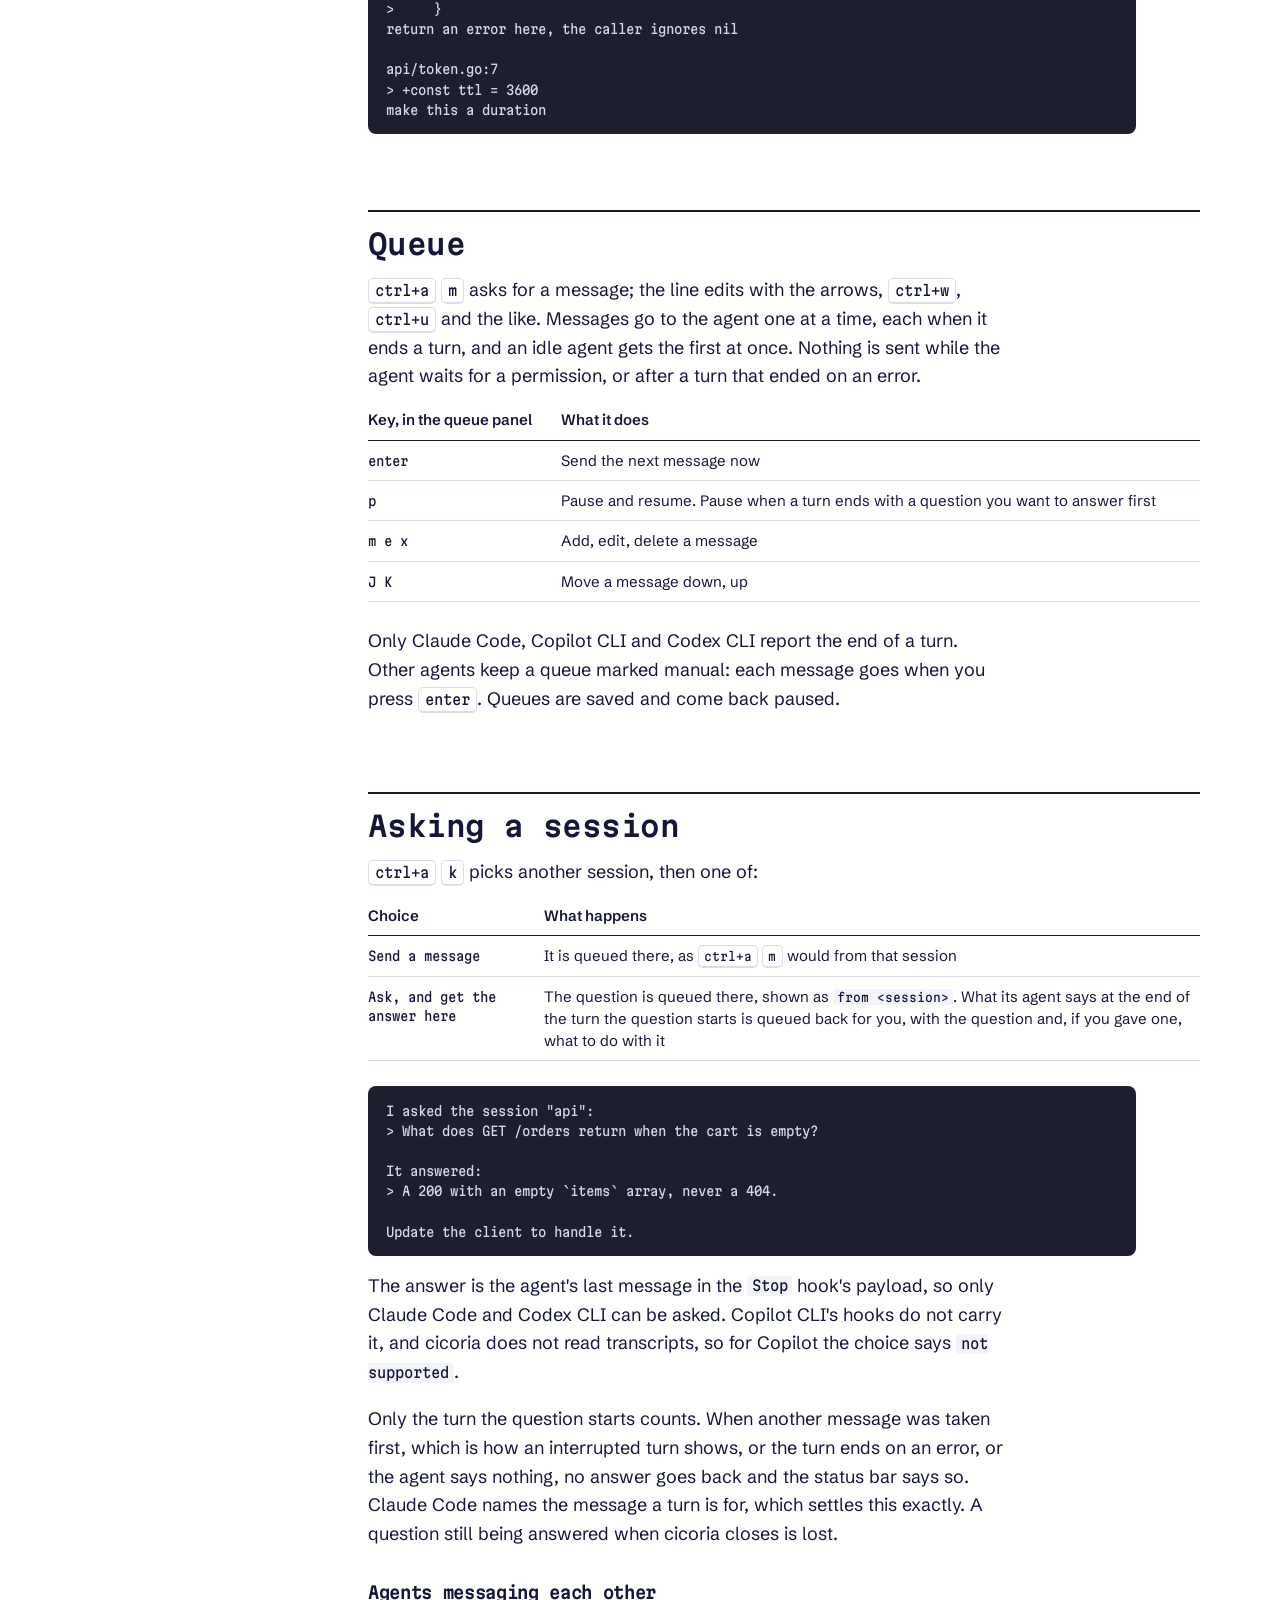
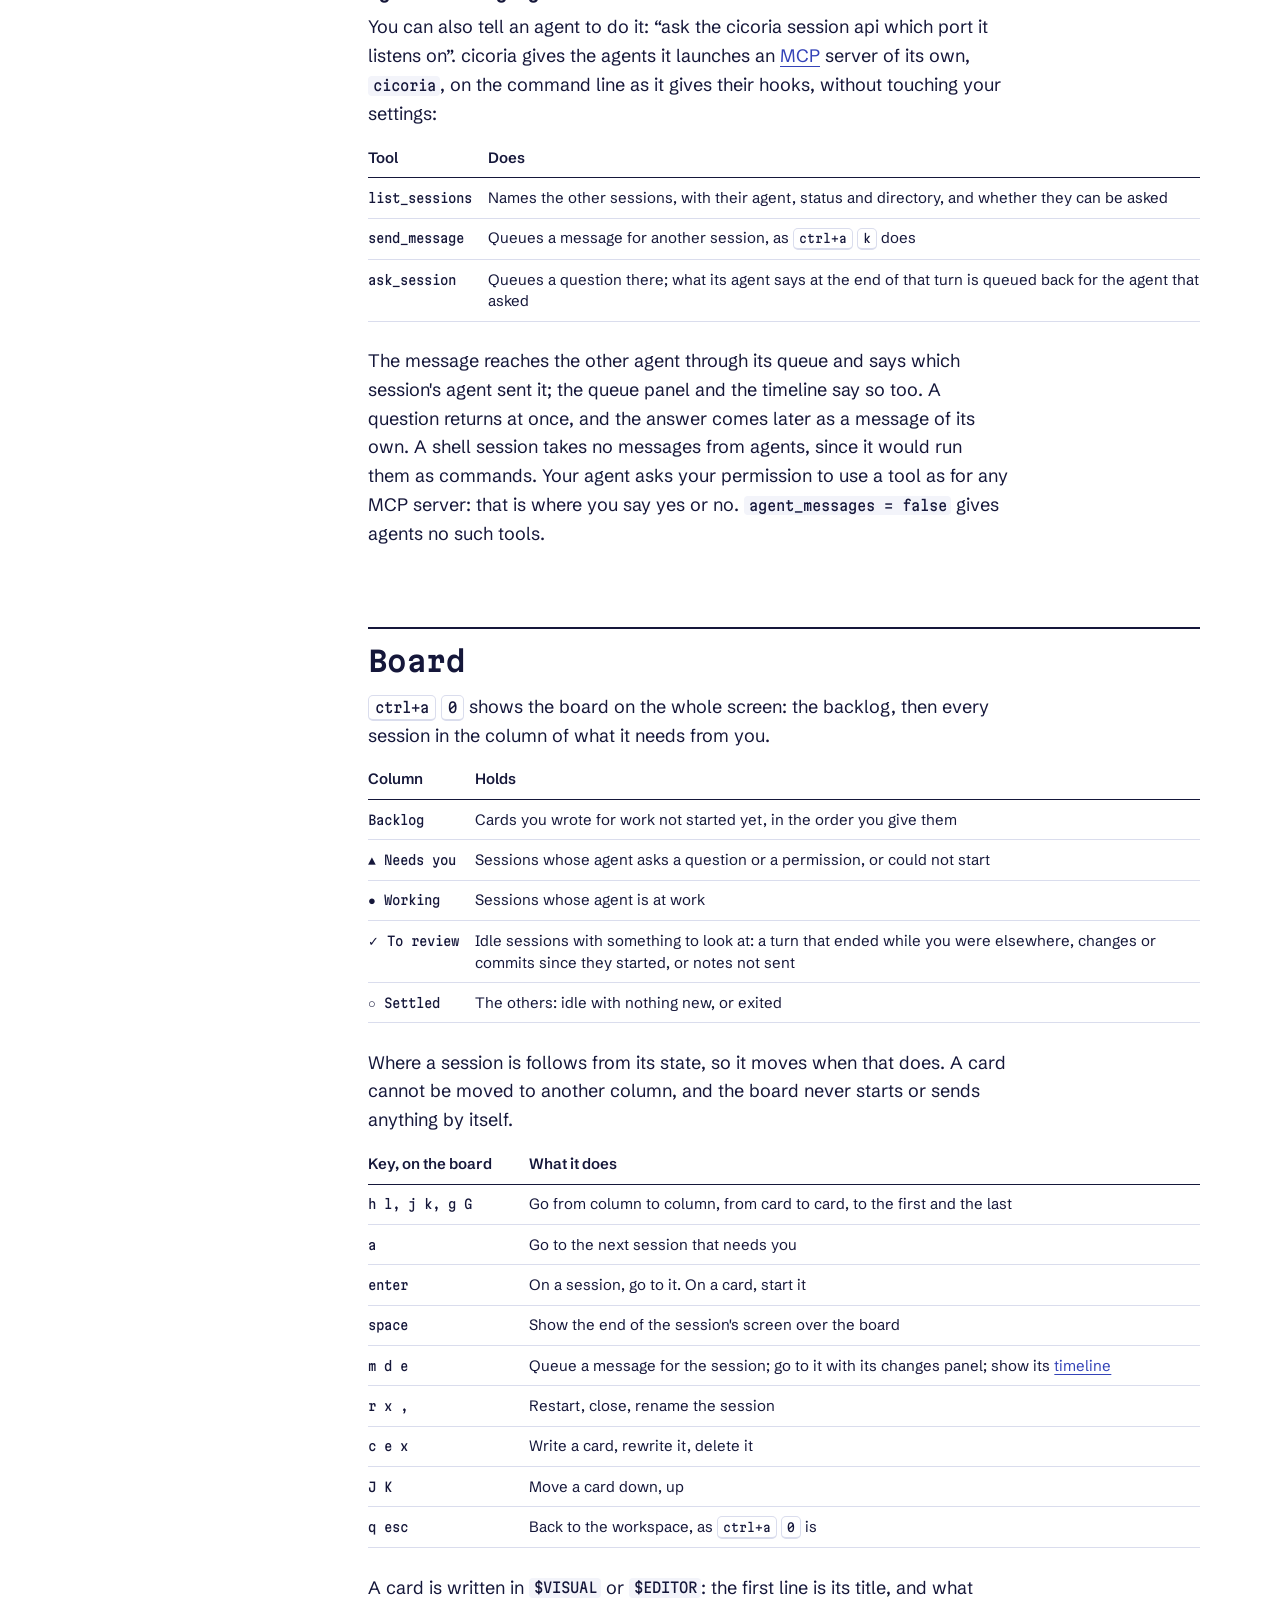
<file: web/docs.html>
<!doctype html>
<html lang="en">
<head>
<meta charset="utf-8">
<meta name="viewport" content="width=device-width, initial-scale=1">
<title>cicoria guide</title>
<meta name="description" content="How cicoria works and how to use it: sessions, status, review, the queue, agent integrations, configuration and the files it keeps.">
<meta name="theme-color" content="#4f63e8">
<link rel="icon" href="data:image/svg+xml,%3Csvg xmlns='http://www.w3.org/2000/svg' viewBox='0 0 32 32'%3E%3Crect width='32' height='32' rx='8' fill='%234f63e8'/%3E%3Cg fill='%23fff'%3E%3Cpath id='p' d='M14.5 12.5 14.2 4.6 15.1 3.6 16 4.4 16.9 3.6 17.8 4.6 17.5 12.5z'/%3E%3Cuse href='%23p' transform='rotate(40 16 16)'/%3E%3Cuse href='%23p' transform='rotate(80 16 16)'/%3E%3Cuse href='%23p' transform='rotate(120 16 16)'/%3E%3Cuse href='%23p' transform='rotate(160 16 16)'/%3E%3Cuse href='%23p' transform='rotate(200 16 16)'/%3E%3Cuse href='%23p' transform='rotate(240 16 16)'/%3E%3Cuse href='%23p' transform='rotate(280 16 16)'/%3E%3Cuse href='%23p' transform='rotate(320 16 16)'/%3E%3C/g%3E%3Ccircle cx='16' cy='16' r='3.2' fill='%231e1f2e'/%3E%3C/svg%3E">
<link rel="preconnect" href="https://fonts.googleapis.com">
<link rel="preconnect" href="https://fonts.gstatic.com" crossorigin>
<link href="https://fonts.googleapis.com/css2?family=Martian+Mono:wdth,wght@75..112.5,300..800&family=Schibsted+Grotesk:ital,wght@0,400..700;1,400..700&display=swap" rel="stylesheet">
<link rel="stylesheet" href="site.css">
</head>
<body>
<svg width="0" height="0" style="position:absolute" aria-hidden="true">
  <symbol id="flower" viewBox="0 0 32 32">
    <g fill="currentColor">
      <path id="petal" d="M14.5 12.5 14.2 4.6 15.1 3.6 16 4.4 16.9 3.6 17.8 4.6 17.5 12.5z"/>
      <use href="#petal" transform="rotate(40 16 16)"/><use href="#petal" transform="rotate(80 16 16)"/>
      <use href="#petal" transform="rotate(120 16 16)"/><use href="#petal" transform="rotate(160 16 16)"/>
      <use href="#petal" transform="rotate(200 16 16)"/><use href="#petal" transform="rotate(240 16 16)"/>
      <use href="#petal" transform="rotate(280 16 16)"/><use href="#petal" transform="rotate(320 16 16)"/>
    </g>
    <circle cx="16" cy="16" r="3.2" fill="#1e1f2e"/>
  </symbol>
</svg>
<a class="skip" href="#main">Skip to the content</a>

<header class="guide-top">
  <nav class="wrap bar" aria-label="Site">
    <a class="mark" href="./"><svg aria-hidden="true"><use href="#flower"/></svg>cicoria</a>
    <a href="docs.html" aria-current="page">Guide</a>
    <a href="https://github.com/henomis/cicoria">GitHub</a>
  </nav>
</header>

<div class="wrap guide">
  <nav class="toc" aria-label="On this page">
    <div class="groups">
      <div>
        <h2>Start</h2>
        <ol>
          <li><a href="#install">Install</a></li>
          <li><a href="#run">Run it</a></li>
          <li><a href="#concepts">Concepts</a></li>
        </ol>
      </div>
      <div>
        <h2>Use</h2>
        <ol>
          <li><a href="#keys">Keys</a></li>
          <li><a href="#sessions">Sessions</a></li>
          <li><a href="#worktrees">Worktrees</a></li>
          <li><a href="#split">Split</a></li>
          <li><a href="#status">Status</a></li>
          <li><a href="#panels">Side panels</a></li>
          <li><a href="#run-box">Run a command</a></li>
          <li><a href="#review">Review</a></li>
          <li><a href="#notes">Notes</a></li>
          <li><a href="#queue">Queue</a></li>
          <li><a href="#ask">Asking a session</a></li>
          <li><a href="#board">Board</a></li>
          <li><a href="#timeline">Timeline</a></li>
          <li><a href="#stats">Stats</a></li>
          <li><a href="#health">Health</a></li>
          <li><a href="#web">Web cockpit</a></li>
        </ol>
      </div>
      <div>
        <h2>Internals</h2>
        <ol>
          <li><a href="#hooks">How status is known</a></li>
          <li><a href="#agents">Agent integrations</a></li>
          <li><a href="#resume">Conversations</a></li>
          <li><a href="#configure">Configuration</a></li>
          <li><a href="#disk">Files and environment</a></li>
          <li><a href="#trouble">Troubleshooting</a></li>
          <li><a href="#develop">Develop</a></li>
        </ol>
      </div>
    </div>
  </nav>

  <main class="doc" id="main">
    <header>
      <h1>The cicoria guide</h1>
      <p>cicoria runs coding agents in pseudo-terminals and draws, around the one on screen, its sessions, files, changes and message queue. This guide covers every feature, and how cicoria learns what an agent is doing.</p>
    </header>


    <section id="install">
      <h2>Install</h2>
      <pre>curl -fsSL https://henomis.github.io/cicoria/install.sh | sh</pre>
      <p>The <a href="install.sh">script</a> downloads the latest <a href="https://github.com/henomis/cicoria/releases">release</a> for your system (Linux and macOS, x86_64 and arm64), checks it against the checksums of the release and puts <code>cicoria</code> in <code>~/.local/bin</code>. Running it again updates cicoria.</p>
      <div class="table"><table>
        <thead><tr><th>Variable</th><th>What it changes</th></tr></thead>
        <tbody>
          <tr><td>CICORIA_INSTALL_DIR</td><td>The directory the binary goes in, instead of <code>~/.local/bin</code></td></tr>
          <tr><td>CICORIA_VERSION</td><td>The release to install, such as <code>v0.0.4</code>, instead of the latest</td></tr>
        </tbody>
      </table></div>
      <p>You can also take the archive from the releases yourself and put the <code>cicoria</code> in it on your <code>PATH</code>, or build it with Go 1.26 or later:</p>
      <pre>go install github.com/henomis/cicoria@latest</pre>
      <h3>Requirements</h3>
      <ul>
        <li><code>git</code>, for the changes panel, the diffs and worktrees.</li>
        <li>The agents you want to run: <code>claude</code> (the default), <code>copilot</code>, <code>codex</code>, or any other command line.</li>
        <li>A Unix-like system. cicoria is developed and tested on Linux; the macOS builds have not been tried on a Mac yet.</li>
        <li>For desktop notifications, <code>notify-send</code>, or <code>osascript</code> on macOS. They are skipped where neither is there.</li>
      </ul>
      <h3>Windows</h3>
      <p>cicoria runs in <a href="https://learn.microsoft.com/windows/wsl/">WSL2</a>, with the archive for Linux. Install it, <code>git</code> and the agents inside the distribution, and keep the project in its file system rather than under <code>/mnt/c</code>, where git is slow. <kbd>o</kbd> opens a file with its Windows program through <code>explorer.exe</code>. Notifications need <code>notify-send</code> and a notification service in the distribution.</p>
    </section>

    <section id="run">
      <h2>Run it</h2>
      <pre>cicoria                              <span class="c"># a workspace on the current directory</span>
cicoria ~/src/app                    <span class="c"># or on another one</span>
cicoria -config ./my.toml ~/src/app  <span class="c"># with another settings file</span>
cicoria -version                     <span class="c"># which version this is</span></pre>
      <p>The first time, one session starts with the default agent. Everything you type goes to the agent on screen. To talk to cicoria instead, press the prefix, <kbd>ctrl+a</kbd>, then a command key. Clicks in a panel select it, clicks in the agent pane go to the agent, and the wheel scrolls what is under it.</p>
      <p>The binary has a second command, <code>cicoria hook</code>, which the agents' hooks call. You never run it yourself; see <a href="#hooks">How status is known</a>.</p>
    </section>

    <section id="concepts">
      <h2>Concepts</h2>
      <div class="table"><table>
        <thead><tr><th>Term</th><th>Meaning</th></tr></thead>
        <tbody>
          <tr><td>Workspace</td><td>The directory cicoria was opened on. Its sessions are saved for it and come back the next time it is opened.</td></tr>
          <tr><td>Session</td><td>One agent working in one directory, in a terminal of its own. One workspace can hold sessions from several projects.</td></tr>
          <tr><td>Agent</td><td>The command line a session runs: Claude Code, Copilot CLI, Codex CLI, a shell, or anything you configure.</td></tr>
          <tr><td>Turn</td><td>What an agent does between a message and the moment it waits again. Integrated agents report when a turn ends; queued messages go out then.</td></tr>
          <tr><td>Base</td><td>The commit the session's work tree was on when the session was created. The changes of a session are counted from it.</td></tr>
          <tr><td>Prefix</td><td>The key, <kbd>ctrl+a</kbd> by default, that makes the next key a cicoria command instead of input for the agent.</td></tr>
        </tbody>
      </table></div>
      <div class="note"><p>cicoria is an interface for you, not an orchestrator. Every message an agent gets is one you write or queue, or one another agent sends when you tell it to, and they stop when cicoria closes.</p></div>
    </section>


    <section id="keys">
      <h2>Keys</h2>
      <p>Press <kbd>ctrl+a</kbd>, then:</p>
      <div class="table"><table>
        <thead><tr><th>Key</th><th>Command</th></tr></thead>
        <tbody>
          <tr><td>c</td><td>New session: pick the agent, its directory and a name</td></tr>
          <tr><td>1 to 9, n, p</td><td>Go to a session by number, the next, the previous</td></tr>
          <tr><td>a</td><td>Go to the next session that needs input</td></tr>
          <tr><td>, r x</td><td>Rename the session, restart it once its agent has exited, close it</td></tr>
          <tr><td>-</td><td>Split: show another session below, or close the split</td></tr>
          <tr><td>tab</td><td>Go to the other pane of the split</td></tr>
          <tr><td>w</td><td>Open another saved workspace in place of this one</td></tr>
          <tr><td>o</td><td>Worktrees: list them, open a session or a shell in one, or remove it</td></tr>
          <tr><td>0</td><td>Board: the backlog, and every session by what it needs</td></tr>
          <tr><td>e</td><td>Timeline: what happened, and what you did</td></tr>
          <tr><td>i</td><td>Stats: how your work went, over days</td></tr>
          <tr><td>y</td><td>Health: what is behind the brain fry meter</td></tr>
          <tr><td>z</td><td>Hold: pause queues, notifications and the web cockpit for a break</td></tr>
          <tr><td>v</td><td>Web cockpit: share sessions with a phone or a browser</td></tr>
          <tr><td>s f g</td><td>Focus the sessions, files, changes panel</td></tr>
          <tr><td>l</td><td>Focus the commits panel</td></tr>
          <tr><td>u</td><td>Focus the queue panel</td></tr>
          <tr><td>m</td><td>Queue a message for the agent</td></tr>
          <tr><td>k</td><td>Send a message to another session, or ask it and get the answer here</td></tr>
          <tr><td>d</td><td>Open the diff of the selected file</td></tr>
          <tr><td>t</td><td>Send your review notes to the agent</td></tr>
          <tr><td>h</td><td>Count the session's changes from the last commit</td></tr>
          <tr><td>/</td><td>Find a file by name</td></tr>
          <tr><td>!</td><td>Run a command in the session's directory, such as <code>make build</code></td></tr>
          <tr><td>.</td><td>Show the output of the last command run</td></tr>
          <tr><td>b</td><td>Show or hide the side panels</td></tr>
          <tr><td>[ ]</td><td>Show or hide the left, the right panels</td></tr>
          <tr><td>space</td><td>Command palette: every command, by name</td></tr>
          <tr><td>?</td><td>Help. <kbd>j</kbd> <kbd>k</kbd>, <kbd>space</kbd> <kbd>b</kbd>, <kbd>g</kbd> <kbd>G</kbd> and the wheel scroll it; any other key closes it</td></tr>
          <tr><td>q</td><td>Quit</td></tr>
          <tr><td>ctrl+a</td><td>Send <kbd>ctrl+a</kbd> itself to the agent</td></tr>
        </tbody>
      </table></div>
      <p>The prefix works in the full-screen file and diff view too. <kbd>t</kbd>, <kbd>/</kbd>, <kbd>space</kbd> and <kbd>?</kbd> open over the file. <kbd>a</kbd>, <kbd>d</kbd>, <kbd>r</kbd>, <kbd>x</kbd>, <kbd>q</kbd>, <kbd>,</kbd> and <kbd>m</kbd> keep it on screen while they reply, ask, restart the session or, for <kbd>d</kbd>, show a diff in its place. The other commands go back to the workspace.</p>
      <p>The same letter means the same thing everywhere: <kbd>d</kbd> opens a diff, <kbd>x</kbd> deletes or closes, <kbd>o</kbd> opens with the system's program, <kbd>m</kbd> queues, <kbd>t</kbd> sends notes, <kbd>,</kbd> renames, <kbd>r</kbd> restarts. Moving follows vim and less, so <kbd>q</kbd> and <kbd>esc</kbd> both go back.</p>
      <h3>Scrollback</h3>
      <p>The wheel and <kbd>pgup</kbd>/<kbd>pgdn</kbd> scroll back through what has left the agent's screen, and the pane's title says how many lines back you are. Typing returns to the end. An agent that reads the mouse itself, or takes the whole screen as an editor does, gets the wheel and the keys instead.</p>
    </section>

    <section id="sessions">
      <h2>Sessions</h2>
      <p><kbd>ctrl+a</kbd> <kbd>c</kbd> asks three things:</p>
      <ul>
        <li>The agent, when more than one is configured.</li>
        <li>The directory, starting from the one of the session on screen. <kbd>tab</kbd> completes, <kbd>ctrl+w</kbd> deletes a path component, <kbd>ctrl+u</kbd> clears; <code>~</code> and relative paths work.</li>
        <li>A name. A free one, such as <code>claude-2</code>, is offered and <kbd>enter</kbd> accepts it.</li>
      </ul>
      <p>The title of the agent pane names the session, its agent, its status, its directory and the git branch that directory is on, or the commit when it is on no branch. It follows a branch the agent switches to. In a narrow pane a long branch is cut in the middle and the directory keeps its end.</p>
      <p>Closing a session whose agent still runs, or that has queued messages, asks first. Quitting asks when an integrated agent is still working.</p>
      <h3>When the agent exits</h3>
      <p>A session closes when its agent or shell exits. It is kept, marked <span class="mk-exit">✕</span>, when the agent exits within three seconds of starting, so that its error can be read; when it has queued messages; and when a file, the palette or a question is open at that moment. <code>close_on_exit = false</code> keeps every session. <kbd>ctrl+a</kbd> <kbd>r</kbd> restarts a kept one.</p>
    </section>

    <section id="worktrees">
      <h2>Worktrees</h2>
      <p>The files and changes panels read the directory, not the agent, so two sessions in one work tree see each other's changes, and their agents write over each other. When you create a session where another one already works, cicoria asks whether to give it a <a href="https://git-scm.com/docs/git-worktree">git worktree</a>: <kbd>y</kbd> makes one, <kbd>n</kbd> or <kbd>enter</kbd> shares the directory and warns you, <kbd>esc</kbd> gives up.</p>
      <div class="table"><table>
        <thead><tr><th>For a session fix-login on ~/src/app</th><th></th></tr></thead>
        <tbody>
          <tr><td>Directory</td><td><code>~/src/app.worktrees/fix-login</code>, or <code>&lt;worktree_dir&gt;/app/fix-login</code> with <code>worktree_dir</code> set</td></tr>
          <tr><td>Branch</td><td>None: the commit the directory was on, detached. Making a branch is up to the agent or to you</td></tr>
          <tr><td>Name</td><td>Anything but letters, digits, <code>-</code> and <code>_</code> becomes <code>-</code></td></tr>
        </tbody>
      </table></div>
      <p>The session works there from then on, after restarts too. Closing it offers to remove the worktree, once its agent has ended. A branch made there is always kept, and a worktree with uncommitted changes, with commits on no branch, or with files you cannot delete is kept too, unless you say otherwise: see below. Ignored files are deleted with the worktree.</p>
      <p><kbd>ctrl+a</kbd> <kbd>o</kbd> lists the worktrees of the repository on screen, whoever made them, the ones that can go first: each says whether it can be removed, why it is kept, or which session works there. <kbd>enter</kbd> on one offers what can be done with it: go to the session that works there, start a new session there, such as an agent to commit or branch what a kept worktree holds, open a shell there, or remove it. Removing one that can go asks first, and what keeps it is looked at again then. One kept for uncommitted changes or commits on no branch can be removed anyway: cicoria says what is lost and asks first, and its teardown still runs. One kept for files you cannot delete cannot be removed from cicoria.</p>
      <p>When the worktree of a closed session must be kept, cicoria asks what to do once its agent has ended. Kept for uncommitted changes or commits on no branch: <kbd>y</kbd> removes it anyway, and they are lost with it. Kept for files you cannot delete, or for a teardown that failed: <kbd>y</kbd> opens a shell there to fix that, then <kbd>ctrl+a</kbd> <kbd>o</kbd> removes it. <kbd>n</kbd>, <kbd>enter</kbd> or <kbd>esc</kbd> keeps the worktree. Making a branch, and merging it, is up to you, or to an agent.</p>
      <p>A worktree holds only what git tracks: <code>.env</code>, <code>node_modules</code> and other ignored or untracked files are not in it. Name the ones it needs in a <code>.worktreeinclude</code> file at the top of the project, written as a <code>.gitignore</code> is, the file Claude Code reads for its own worktrees: of the files git ignores, cicoria copies the ones it names into each worktree it makes. A file git tracks, or one it does not ignore, is never copied, and the copies are the worktree's own. Claude Code asks whether to trust the new folder, as it does for any. A <code>shell</code> session is never asked and is no reason to offer the next session a worktree.</p>
      <p>What is installed rather than copied, such as <code>node_modules</code>, is the work of a <code>[[worktree]]</code> setup in the <a href="#configure">settings</a>. cicoria runs it in each worktree it makes from that repository, in a shell session named after the session with <code>-setup</code> at the end, next to the agent, which does not wait for it. The shell session closes once the setup works; when it fails, it stays as a shell in the worktree, to read what went wrong and fix it. The setup is in your settings, never in the project, so a repository you clone cannot run a command of its own.</p>
      <p>A <code>teardown</code> in the same settings runs in a worktree before cicoria removes it, such as <code>docker compose down</code>. It runs also when a worktree is removed anyway. When it fails, or takes more than two minutes, the worktree is kept and cicoria offers a shell there.</p>
      <p>Each session has ports of its own, so that the dev servers of two worktrees do not fight over one: the first is in <code>CICORIA_PORT</code>, for the agent and for the setup of its worktree, which can write it where the project reads its port. Sessions take ranges of <code>ports_per_session</code> from <code>port_base</code> up, 10 from 20000 by default, skipping one where a program listens already. A session keeps its range after a restart, and a closed session's range goes to the next one. <code>port_base = 0</code> gives sessions no ports.</p>
    </section>

    <section id="split">
      <h2>Split</h2>
      <p><kbd>ctrl+a</kbd> <kbd>-</kbd> splits the agent pane: the session on screen stays above, and the one you pick shows below. <kbd>ctrl+a</kbd> <kbd>tab</kbd> or a click moves the keys between them; the pane that has them has the lit border, and the side panels show its project. Going to a session puts it in the pane that has the keys, or moves the keys when it is already in the other one.</p>
      <p><kbd>ctrl+a</kbd> <kbd>-</kbd> again, or closing one of the two, goes back to one pane. A terminal too short for two keeps one, and the split is not saved.</p>
    </section>

    <section id="status">
      <h2>Status</h2>
      <div class="table"><table>
        <thead><tr><th>Mark</th><th>Meaning</th></tr></thead>
        <tbody>
          <tr><td class="mk-working">●</td><td>Working</td></tr>
          <tr><td class="mk-input">▲</td><td>Needs input: the agent asks a question or a permission</td></tr>
          <tr><td class="mk-done">✓</td><td>Finished its turn while you were looking elsewhere</td></tr>
          <tr><td class="mk-idle">○</td><td>Idle</td></tr>
          <tr><td class="mk-idle">◌</td><td>Starting</td></tr>
          <tr><td class="mk-exit">✕</td><td>The agent exited and the session was kept</td></tr>
        </tbody>
      </table></div>
      <p>Each row shows for how long the session has had its status. A session that needs input and is not on screen is named in the status bar and raises a desktop notification when <code>notify</code> is on.</p>
      <p>The window title, set with the xterm escape <code>OSC 2</code>, names the session on screen and its status, after a <code>▲ name</code> for each other session that needs input: <code>▲ api · web · idle · cicoria</code>. A tab or a window in the background tells you that way too. cicoria saves the title it found with <code>CSI 22 t</code> and puts it back with <code>CSI 23 t</code> when it quits; a terminal without that stack ignores both, and the shell's prompt usually sets its own title again.</p>
      <p>An integrated agent that says it is working but shows no sign of life for 30 seconds reads <code>working?</code>, with its mark dimmed. That happens after you interrupt a turn, and when a Copilot CLI or Codex CLI turn fails, since neither runs a hook then.</p>
    </section>

    <section id="panels">
      <h2>Side panels</h2>
      <p>Sessions and files are on the left, changes and the queue on the right. In a panel <kbd>j</kbd>/<kbd>k</kbd> move, <kbd>enter</kbd> opens, <kbd>tab</kbd> goes to the next panel, <kbd>esc</kbd> gives the keys back to the agent. While a panel has the keys, the right of the status bar lists the others it takes.</p>
      <div class="table"><table>
        <thead><tr><th>Panel</th><th>Keys</th></tr></thead>
        <tbody>
          <tr><td>Sessions</td><td><kbd>enter</kbd> go, <kbd>,</kbd> rename, <kbd>r</kbd> restart, <kbd>x</kbd> close, <kbd>c</kbd> new session</td></tr>
          <tr><td>Files</td><td><kbd>enter</kbd> open, <kbd>h</kbd> <kbd>l</kbd> close and open a folder, <kbd>d</kbd> diff, <kbd>e</kbd> editor, <kbd>o</kbd> open with the system, <kbd>@</kbd> mention to the agent, <kbd>i</kbd> show or hide ignored files</td></tr>
          <tr><td>Changes</td><td><kbd>enter</kbd> or <kbd>d</kbd> diff, <kbd>v</kbd> the file, <kbd>e</kbd> editor, <kbd>o</kbd> open with the system, <kbd>@</kbd> mention, <kbd>s</kbd> uncommitted or since the session started</td></tr>
          <tr><td>Commits</td><td><kbd>enter</kbd> narrow the changes to the commit, or show them all again, <kbd>d</kbd> its diff, <kbd>@</kbd> mention the commit to the agent</td></tr>
          <tr><td>Queue</td><td>See <a href="#queue">Queue</a></td></tr>
        </tbody>
      </table></div>
      <p>In the file tree folders are blue, files an integrated agent edited in this run are highlighted, and changed files carry git's letter. Ignored files are listed in grey and an ignored folder is read when you open it. <kbd>o</kbd> uses <code>xdg-open</code>, <code>open</code> on macOS or <code>explorer.exe</code> in WSL, so an image goes to the image viewer and a folder to the file manager.</p>
      <p><kbd>ctrl+a</kbd> <kbd>[</kbd> and <kbd>]</kbd> hide one side, <kbd>b</kbd> both. A terminal too narrow for the agent and the panels shows the agent alone.</p>
    </section>

    <section id="run-box">
      <h2>Run a command</h2>
      <p><kbd>ctrl+a</kbd> <kbd>!</kbd> runs a command such as <code>make build</code> without opening a shell for it: with your <code>$SHELL</code>, in the directory of the session on screen, its worktree if it has one, and with its <code>CICORIA_PORT</code>. <kbd>tab</kbd> completes a path, and <kbd>up</kbd> <kbd>down</kbd> go through the last 50 commands run, the last first.</p>
      <p>It runs in the background. The status bar shows <code>▸ make build</code>, then <code>✓ make build done (4s)</code> or <code>✕ make build: exit 2 (4s)</code>. <kbd>ctrl+a</kbd> <kbd>.</kbd> shows what it wrote full screen, at its end, and follows it while it runs; the last megabyte is kept.</p>
      <p>A command gets no input, so one that asks for some ends instead of waiting: anything that needs a terminal is for a <code>shell</code> session. Quitting cicoria stops the commands still running, and asks first.</p>
    </section>

    <section id="review">
      <h2>Review</h2>
      <p>The changes panel shows either what is not committed, or everything since the session's base, committed or not. In the second view its title counts the commits made since. The directory on screen is read again every two seconds, and again when the terminal gets the focus back.</p>
      <ul>
        <li><kbd>s</kbd> in the changes panel switches between the two. The choice is not saved.</li>
        <li><kbd>ctrl+a</kbd> <kbd>h</kbd> moves the base to the last commit, once you have looked at everything so far.</li>
        <li><code>changes = "session"</code> opens sessions on the second view.</li>
      </ul>
      <p>Outside a git repository the panel says so and the file tree lists the directory as it is.</p>
      <h3>Unread changes</h3>
      <p>A <code>•</code> between the mark and the name, as in <code>M•api.go</code>, marks a file the agent changed since you last opened its diff, and the panel's title counts them. It counts what the agent wrote with its edit tools and, once its turn ends, the changed files written during the turn, as through <code>sed</code> in the shell; a file you or another session in the same directory wrote meanwhile counts too. Opening the diff clears the dot, the agent changing the file again brings it back, and a file that leaves the panel, as one committed, stops counting. It is kept only while cicoria runs: after a restart no file is marked until the agent changes it again. A diff narrowed to a commit marks nothing.</p>
      <p>A diff opens on the turn that last changed the file: when it started, what it was for, your prompt or the message cicoria sent, what the agent said at its end, and how many turns changed it before.</p>
      <h3>Commits</h3>
      <p>In either view, the commits panel under the changes lists the commits made since the base, newest first: short hash, subject and age. It is there only once there is one, and takes at most a quarter of the column. It reads <code>git log base..HEAD</code>, up to 200 commits, and is not a history browser: other branches and older commits are not listed.</p>
      <ul>
        <li><kbd>enter</kbd> narrows the changes panel to the files of that commit, and its diffs to what the commit did against its first parent, switching to the second view if need be. The title then names the commit. <kbd>enter</kbd> on it again shows all the changes.</li>
        <li><kbd>d</kbd> shows the whole commit as one diff on the full screen, as <code>git show</code> does; <kbd>tab</kbd> and <kbd>shift+tab</kbd> jump from file to file. A note belongs to one file, so this view takes none: narrow to the commit with <kbd>enter</kbd> and open a file's diff to write one.</li>
        <li><kbd>@</kbd> types the short hash at the agent's prompt, for a message such as <q>revert a1b2c3d</q>.</li>
      </ul>
      <p>Switching the view or the session, or <kbd>ctrl+a</kbd> <kbd>h</kbd>, shows all the changes again, and so does a commit that is no longer since the base, after an amend or a reset: the status bar says so. Notes on a commit's diff are notes like any other: they quote the lines, so they read right even once the file has moved on.</p>
      <h3>The full-screen view</h3>
      <div class="table"><table>
        <thead><tr><th>Key</th><th>What it does</th></tr></thead>
        <tbody>
          <tr><td>j k</td><td>A line down, up</td></tr>
          <tr><td>space b</td><td>A page down, up</td></tr>
          <tr><td>g G</td><td>First, last line</td></tr>
          <tr><td>/ n N</td><td>Search, next match, previous match</td></tr>
          <tr><td>[ ]</td><td>Previous, next hunk of a diff, or heading of a document</td></tr>
          <tr><td>tab shift+tab</td><td>Next, previous changed file</td></tr>
          <tr><td>d</td><td>Switch between the file and its diff</td></tr>
          <tr><td>w</td><td>Wrap long lines, or cut them again</td></tr>
          <tr><td>h l ← →</td><td>Scroll the lines that are cut sideways</td></tr>
          <tr><td>m</td><td>Switch a Markdown file between the document and its text</td></tr>
          <tr><td>e</td><td>Open in <code>$VISUAL</code> or <code>$EDITOR</code></td></tr>
          <tr><td>o</td><td>Open with the system</td></tr>
          <tr><td>@</td><td>Mention the file to the agent</td></tr>
          <tr><td>v c x t</td><td>Select lines, write a note, delete it, send the notes</td></tr>
          <tr><td>q</td><td>Back to the workspace</td></tr>
        </tbody>
      </table></div>
      <p>A Markdown file opened from the tree or by name is shown as a document: headings, lists, tables and coloured code. Paragraphs wrap to the screen; tables and code keep their shape and, when wider, are cut with a <code>›</code> and scroll sideways with <kbd>h</kbd> <kbd>l</kbd>. <kbd>m</kbd> shows its text at the same place, and the choice holds for the next files. Notes are written on the text; the document marks the passages that have one. A file opened from the changes panel, or next to its diff, is always text.</p>
    </section>

    <section id="notes">
      <h2>Notes</h2>
      <p>A note is a remark on one or more lines of a file or a diff. In the full-screen view, move to a line, or press <kbd>v</kbd> and move to cover several, then <kbd>c</kbd>. <kbd>c</kbd> on a noted line rewrites the note, <kbd>x</kbd> deletes it, and noted lines carry a <code>*</code> in the margin.</p>
      <p><kbd>t</kbd>, in the view or after the prefix, sends every note as one message, at once or through the queue. If the agent is asking a question when you send them at once, they are queued instead, so they are not taken for the answer.</p>
      <pre>Review notes:

api/auth.go:42-43
&gt;         return nil
&gt;     }
return an error here, the caller ignores nil

api/token.go:7
&gt; +const ttl = 3600
make this a duration</pre>
    </section>

    <section id="queue">
      <h2>Queue</h2>
      <p><kbd>ctrl+a</kbd> <kbd>m</kbd> asks for a message; the line edits with the arrows, <kbd>ctrl+w</kbd>, <kbd>ctrl+u</kbd> and the like. Messages go to the agent one at a time, each when it ends a turn, and an idle agent gets the first at once. Nothing is sent while the agent waits for a permission, or after a turn that ended on an error.</p>
      <div class="table"><table>
        <thead><tr><th>Key, in the queue panel</th><th>What it does</th></tr></thead>
        <tbody>
          <tr><td>enter</td><td>Send the next message now</td></tr>
          <tr><td>p</td><td>Pause and resume. Pause when a turn ends with a question you want to answer first</td></tr>
          <tr><td>m e x</td><td>Add, edit, delete a message</td></tr>
          <tr><td>J K</td><td>Move a message down, up</td></tr>
        </tbody>
      </table></div>
      <p>Only Claude Code, Copilot CLI and Codex CLI report the end of a turn. Other agents keep a queue marked manual: each message goes when you press <kbd>enter</kbd>. Queues are saved and come back paused.</p>
    </section>

    <section id="ask">
      <h2>Asking a session</h2>
      <p><kbd>ctrl+a</kbd> <kbd>k</kbd> picks another session, then one of:</p>
      <div class="table"><table>
        <thead><tr><th>Choice</th><th>What happens</th></tr></thead>
        <tbody>
          <tr><td>Send a message</td><td>It is queued there, as <kbd>ctrl+a</kbd> <kbd>m</kbd> would from that session</td></tr>
          <tr><td class="wrap-ok">Ask, and get the answer here</td><td>The question is queued there, shown as <code>from &lt;session&gt;</code>. What its agent says at the end of the turn the question starts is queued back for you, with the question and, if you gave one, what to do with it</td></tr>
        </tbody>
      </table></div>
      <pre>I asked the session "api":
&gt; What does GET /orders return when the cart is empty?

It answered:
&gt; A 200 with an empty `items` array, never a 404.

Update the client to handle it.</pre>
      <p>The answer is the agent's last message in the <code>Stop</code> hook's payload, so only Claude Code and Codex CLI can be asked. Copilot CLI's hooks do not carry it, and cicoria does not read transcripts, so for Copilot the choice says <code>not supported</code>.</p>
      <p>Only the turn the question starts counts. When another message was taken first, which is how an interrupted turn shows, or the turn ends on an error, or the agent says nothing, no answer goes back and the status bar says so. Claude Code names the message a turn is for, which settles this exactly. A question still being answered when cicoria closes is lost.</p>
      <h3>Agents messaging each other</h3>
      <p>You can also tell an agent to do it: “ask the cicoria session api which port it listens on”. cicoria gives the agents it launches an <a href="https://modelcontextprotocol.io">MCP</a> server of its own, <code>cicoria</code>, on the command line as it gives their hooks, without touching your settings:</p>
      <div class="table"><table>
        <thead><tr><th>Tool</th><th>Does</th></tr></thead>
        <tbody>
          <tr><td>list_sessions</td><td>Names the other sessions, with their agent, status and directory, and whether they can be asked</td></tr>
          <tr><td>send_message</td><td>Queues a message for another session, as <kbd>ctrl+a</kbd> <kbd>k</kbd> does</td></tr>
          <tr><td>ask_session</td><td>Queues a question there; what its agent says at the end of that turn is queued back for the agent that asked</td></tr>
        </tbody>
      </table></div>
      <p>The message reaches the other agent through its queue and says which session's agent sent it; the queue panel and the timeline say so too. A question returns at once, and the answer comes later as a message of its own. A shell session takes no messages from agents, since it would run them as commands. Your agent asks your permission to use a tool as for any MCP server: that is where you say yes or no. <code>agent_messages = false</code> gives agents no such tools.</p>
    </section>

    <section id="board">
      <h2>Board</h2>
      <p><kbd>ctrl+a</kbd> <kbd>0</kbd> shows the board on the whole screen: the backlog, then every session in the column of what it needs from you.</p>
      <div class="table"><table>
        <thead><tr><th>Column</th><th>Holds</th></tr></thead>
        <tbody>
          <tr><td>Backlog</td><td>Cards you wrote for work not started yet, in the order you give them</td></tr>
          <tr><td>▲ Needs you</td><td>Sessions whose agent asks a question or a permission, or could not start</td></tr>
          <tr><td>● Working</td><td>Sessions whose agent is at work</td></tr>
          <tr><td>✓ To review</td><td>Idle sessions with something to look at: a turn that ended while you were elsewhere, changes or commits since they started, or notes not sent</td></tr>
          <tr><td>○ Settled</td><td>The others: idle with nothing new, or exited</td></tr>
        </tbody>
      </table></div>
      <p>Where a session is follows from its state, so it moves when that does. A card cannot be moved to another column, and the board never starts or sends anything by itself.</p>
      <div class="table"><table>
        <thead><tr><th>Key, on the board</th><th>What it does</th></tr></thead>
        <tbody>
          <tr><td>h l, j k, g G</td><td>Go from column to column, from card to card, to the first and the last</td></tr>
          <tr><td>a</td><td>Go to the next session that needs you</td></tr>
          <tr><td>enter</td><td>On a session, go to it. On a card, start it</td></tr>
          <tr><td>space</td><td>Show the end of the session's screen over the board</td></tr>
          <tr><td>m d e</td><td>Queue a message for the session; go to it with its changes panel; show its <a href="#timeline">timeline</a></td></tr>
          <tr><td>r x ,</td><td>Restart, close, rename the session</td></tr>
          <tr><td>c e x</td><td>Write a card, rewrite it, delete it</td></tr>
          <tr><td>J K</td><td>Move a card down, up</td></tr>
          <tr><td>q esc</td><td>Back to the workspace, as <kbd>ctrl+a</kbd> <kbd>0</kbd> is</td></tr>
        </tbody>
      </table></div>
      <p>A card is written in <code>$VISUAL</code> or <code>$EDITOR</code>: the first line is its title, and what follows is the first message its agent gets. A card of one line is its own message.</p>
      <pre>Fix the login form

The form sends the password twice. Look at api/auth.go,
and add a test for it.</pre>
      <p><kbd>enter</kbd> on a card starts it as <kbd>ctrl+a</kbd> <kbd>c</kbd> starts a session: the agent, then the directory, offering the one the card was written in, then, in a git repository, whether to give it a worktree of its own, even when no other session works there, with <kbd>enter</kbd> taking it, then a name made from the title. The board stays on screen, with the cursor on the new session, and the card leaves the backlog; its agent gets the text once it says it is ready. Giving up on the way keeps the card. The backlog is saved with the workspace.</p>
    </section>

    <section id="timeline">
      <h2>Timeline</h2>
      <p><kbd>ctrl+a</kbd> <kbd>e</kbd> shows on the whole screen what happened in the workspace, and what you did, so you do not have to read the agents' consoles to find out. <kbd>e</kbd> on a session of the board opens it with the cursor on what you last did there.</p>
      <pre> timeline  12:39 → now, 2h30m, since you were away · agents waited for you 11m
             ┊13:00        ┊13:30      ▼ ┊14:00        ┊14:30         now
 api  ▲  <span class="tl-work">█████████</span><span class="tl-wait">████</span><span class="tl-work">██████████</span><span class="tl-done">█</span><span class="tl-idle">█████</span><span class="tl-work">█████████████</span><span class="tl-done">█</span><span class="tl-idle">██████████████████</span><span class="tl-work">██</span><span class="tl-wait">████</span>
 web  ●      <span class="tl-work">██████████████</span><span class="tl-done">█</span><span class="tl-idle">██████████████</span><span class="tl-work">███████</span><span class="tl-fail">█</span><span class="tl-idle">██████</span><span class="tl-work">███████████████████</span>
 docs ○    <span class="tl-idle">████████████</span><span class="tl-work">█</span><span class="tl-done">█</span><span class="tl-idle">██████████████████████████████████████████████████</span>
───────────────────────────────────────────────────────────────────────────
 now   api  ▲ waits for you 5m: “permission to use Bash: npm test”
 now   web  ● working 50m on “use the shared Button component”
───────────────────────────────────────────────────────────────────────────
 14:59 api  › typed “fix the 500 on empty orders” → worked 5m, waits for you
 14:19 web  › typed “use the shared Button component” → working, 50m so far
 13:49 web  ? asked “what does api return on empty?” from api → ✕ failed after 14m
▸13:41 api  › sent review notes → done in 28m, 3 files
 13:27 api  ◆ commit a1c3f2e paginate GET /orders
 13:05 api  ↵ answered “Yes” · it waited 6m
 12:49 web  □ started the card “login form” in ~/src/app.worktrees/web → done in 29m
 12:40 api  › queued “add pagination to GET /orders” → done in 49m, 2 files
<span class="c">──</span> <span class="tl-work">█</span><span class="c"> working</span> <span class="tl-wait">█</span><span class="c"> waits</span> <span class="tl-idle">█</span><span class="c"> idle</span> <span class="tl-done">█</span><span class="c"> done</span> <span class="tl-fail">█</span><span class="c"> failed ───────────────────────────────</span></pre>
      <p>The first line says what time is shown, how long agents waited for you in it, and what else is left: notes not sent, messages queued. Then a bar for each session over that time, a full block for each moment in the colour of what it was: yellow waiting for you, green working, grey idle, blue a turn that ended, red one that failed, and nothing while cicoria was closed. A closed session keeps its colours, faint. A <code>~</code> after a session's name says its bar is guessed from its output. Sessions that did nothing in that time are left out; those that wait for you are always shown. Under the bars, what needs you now: the sessions that wait for you, with what they ask, the one that has waited longest first, then those at work, with the message they work on. The timeline opens with the cursor there when a session waits.</p>
      <p>Then the log of what you did, the newest first, in words: answers, with the choice and how long the agent waited for it; messages queued and sent, and review notes; what you asked one session from another; prompts you typed in an agent's pane, and turns you stopped; cards started, with their worktree. Each line that gave an agent a message says what came of it: <code>→ done in 12m, 3 files</code>, <code>→ ✕ failed after 4m</code>, <code>→ worked 5m, waits for you</code>, <code>→ sent 12:40, done in 50m</code>, <code>→ still in the queue</code>. Commits are in it too. Each line has a mark of what it is: › a message, ↵ an answer, ? a question from another session, □ a card, ◆ a commit, ✕ a failure. Under the line with the cursor, what the agent said at the end of its turn; over the bars, ▼━━ marks the time it is about, and its session's name is highlighted.</p>
      <p>It opens on the time since you were last away: since the last pause of ten minutes without a key, or since cicoria was closed, and at least half an hour.</p>
      <div class="table"><table>
        <thead><tr><th>Key, on the timeline</th><th>What it does</th></tr></thead>
        <tbody>
          <tr><td>j k, g G</td><td>Move; go to the first, the last line</td></tr>
          <tr><td>a</td><td>Go to the next session that waits for you</td></tr>
          <tr><td>enter m</td><td>Go to the session of the line; queue a message for it</td></tr>
          <tr><td>d</td><td>Show the turn of the line: what it was for, how long it took, the files the agent changed through its tools, the commits made in it and what the agent said at its end. There <kbd>d</kbd> or <kbd>enter</kbd> opens the diff of a file since the session started, or a commit, <kbd>v</kbd> the file, and <kbd>q</kbd> comes back</td></tr>
          <tr><td>+ - s</td><td>Show a shorter, a longer time, from half an hour to a week; the time since you were away</td></tr>
          <tr><td>q esc</td><td>Back, as <kbd>ctrl+a</kbd> <kbd>e</kbd> is</td></tr>
        </tbody>
      </table></div>
      <p>The history is kept next to the saved sessions, in <code>events.jsonl</code>, readable only by you, for 30 days. Of the messages cicoria sends and queues, the notes, the prompts you type in the pane of Claude Code, Copilot CLI or Codex CLI, which tell them, and what the agent said at the end of each turn, it keeps the first 120 characters; keys never. <code>[timeline]</code> in the settings changes that. For an agent other than Claude Code, Copilot CLI and Codex CLI, turns are guessed from its output, and a burst shorter than two seconds is not kept.</p>
    </section>

    <section id="stats">
      <h2>Stats</h2>
      <p><kbd>ctrl+a</kbd> <kbd>i</kbd> shows on the whole screen how your work went in the workspace over days, counted from the history the <a href="#timeline">timeline</a> keeps. It reads it all, up to 30 days, and acts on nothing.</p>
      <p>It draws charts, and <kbd>t</kbd> shows the same as numbers instead, until cicoria closes: a punchcard of the turns by day of the week and hour, in shades from <code>·</code> for none to <code>█</code> for the most; the turns of each day, or of each hour today, as a column on its label, typed below and sent by cicoria above; how turns started and how many were cut short, as bars of the whole; how long turns took, and how long agents waited for you and for their next message, as histograms from under ten seconds to over fifteen minutes, the two waits back to back; and the most agents that worked at once in each day, or in each hour today, as a column a row high for each agent, up to four, on the same labels as the turns. A terminal narrower than 60 columns shows the numbers.</p>
      <p>It shows the turns by hour of the day and by day of the week; how they started, typed by you in an agent's pane or sent by cicoria from the queue, the notes or another session, and how many were interrupted or failed; how long they took, as the median, the time three in four took less than, and the longest; how many times agents waited for you, for how long in all; how long an agent that ended a turn waited for its next one, idle after done, leaving out pauses of over four hours and the times cicoria was closed; and for how long one, two, three, or four or more agents worked at once. Then each agent, Claude Code, Codex CLI, Copilot CLI or another, with its turns, sessions, median turn, the share interrupted, how many times it asked you and how long it waited for you; a session opened before cicoria kept its agent in the history counts as not recorded. Last, the files agents changed most.</p>
      <div class="table"><table>
        <thead><tr><th>Key, in Stats</th><th>What it does</th></tr></thead>
        <tbody>
          <tr><td>h l, ← →</td><td>Show today, the last 7 days (the first shown) or the last 30</td></tr>
          <tr><td>j k, space b, g G</td><td>Scroll by a line, a page; go to the top, the bottom</td></tr>
          <tr><td>t</td><td>Switch between charts and numbers</td></tr>
          <tr><td>q esc</td><td>Back, as <kbd>ctrl+a</kbd> <kbd>i</kbd> is</td></tr>
        </tbody>
      </table></div>
      <p>A terminal 100 columns wide or more shows two columns, and one narrower than 60 shows numbers without bars.</p>
    </section>

    <section id="health">
      <h2>Health</h2>
      <p>Supervising several agents at once tires in a way of its own, called <q>AI brain fry</q>: a study of 1,488 workers (BCG, in Harvard Business Review, March 2026) found it in 17.8% of software engineers, with more mistakes, and output that grows with a second agent and falls from about the fourth. How it feels is a poor guide, so cicoria counts what you do. It never sends an agent anything for it.</p>
      <p>The <strong>brain fry meter</strong>, a box under the files panel, shows the risk now: empty and <code>low</code> in green, half full and <code>raised</code> in yellow, full and <code>high</code> in red, with the rule behind it when there is room. It is the highest level of these rules, looked at every two seconds:</p>
      <div class="table"><table>
        <thead><tr><th>Rule</th><th>Raised</th><th>High</th></tr></thead>
        <tbody>
          <tr><td>Time acting in cicoria without a pause of 15 minutes</td><td>1h30</td><td>3h</td></tr>
          <tr><td>Time acting in cicoria in the last 24 hours, pauses of 15 minutes or more left out</td><td>4h</td><td>6h</td></tr>
          <tr><td>Four or more agents working at once, in the last hour</td><td>10m, or four working now</td><td>30m</td></tr>
          <tr><td>Changes of session in the last hour</td><td>20</td><td>40</td></tr>
          <tr><td>Files an agent changed that you have not opened since</td><td>10</td><td>30</td></tr>
        </tbody>
      </table></div>
      <p>Acting counts your keys and what the history records: prompts, answers, messages you send or queue, cards you start and changes of session. Reading with no key pressed looks like a pause. Brain fry comes from how much you supervise, not from the time of day, so no rule knows your working hours. The thresholds come from research, not from your days, and may change.</p>
      <p>A click on the meter, or <kbd>ctrl+a</kbd> <kbd>y</kbd>, opens the <strong>health view</strong>. First, live, every rule: its level (<code>·</code> low, <code>◇</code> near when it is three quarters of the way to raised, <code>▲</code> raised, <code>■</code> high), its value, a bar of how far it is to its next level and where that is; under a rule that is near or up, its thresholds and what lowers it. Then, from the history, for today, the last 7 or the last 30 days: the longest stretch without a pause and the breaks you took, your active time and the most of it in one day, how long four or more agents worked at once, and the most changes of session in one hour. Last, for each session, the files it changed that you have not opened.</p>
      <div class="table"><table>
        <thead><tr><th>Key, in the health view</th><th>What it does</th></tr></thead>
        <tbody>
          <tr><td>h l, ← →</td><td>Show today (the first shown), the last 7 days or the last 30</td></tr>
          <tr><td>j k, space b, g G</td><td>Scroll by a line, a page; go to the top, the bottom</td></tr>
          <tr><td>z</td><td>Hold</td></tr>
          <tr><td>q esc</td><td>Back, as <kbd>ctrl+a</kbd> <kbd>y</kbd> is</td></tr>
        </tbody>
      </table></div>
      <h3>Hold</h3>
      <p><kbd>ctrl+a</kbd> <kbd>z</kbd>, or <kbd>z</kbd> in the health view, holds everything for a break of at least 15 minutes, the time a break needs to restore attention:</p>
      <ul>
        <li>Every queue is paused, no desktop notification is sent, and the web cockpit stops, so the phone does not call you back. An agent in the middle of a turn finishes it, then waits; nothing is sent to any agent.</li>
        <li>The agents go out of sight: the screen shows the hold, how long it has lasted against the 15 minutes, and what is paused.</li>
        <li>It asks what is in your head, to write it down and leave it there: the hold screen shows it while the hold lasts. It is never sent to an agent, and goes with the hold. <kbd>esc</kbd> skips it.</li>
        <li><kbd>enter</kbd> ends the hold, or a click; other keys do nothing, so that one pressed to wake the screen does not end the break.</li>
      </ul>
      <p>Ending it puts everything back as it was: the queues the hold paused resume, each sending its next message when its agent is ready, and the web cockpit starts again with the same sessions shared, on a new link unless <code>web_address</code> has a fixed port. A queue you had paused yourself stays paused. <kbd>ctrl+a</kbd> <kbd>e</kbd> shows what happened while you were away.</p>
      <h3>A fourth agent</h3>
      <p>Starting a session, or a card, that would make four agents work at once asks first: <kbd>enter</kbd> starts it anyway, <kbd>esc</kbd> gives up. <code>health.warn_agents</code> changes the number, and <code>0</code> never asks.</p>
    </section>

    <section id="web">
      <h2>Web cockpit</h2>
      <p><kbd>ctrl+a</kbd> <kbd>v</kbd> starts a web server inside cicoria and shows its link as a QR code, drawn in the terminal: point a phone at it and the page opens. The page shows only the sessions you share. The session on screen is shared when the cockpit starts.</p>
      <div class="table"><table>
        <thead><tr><th>Key, in the cockpit's box</th><th>What it does</th></tr></thead>
        <tbody>
          <tr><td>j k</td><td>Move between the sessions</td></tr>
          <tr><td>space</td><td>Share the session, or stop sharing it. Shared sessions are marked <code>↗</code> in the sessions panel</td></tr>
          <tr><td>w</td><td>Share the session to watch only, or give the page control of it again. The page can read a session shared to watch and queue messages for it, but not answer it, send it a message at once or interrupt it; it is marked <code>[w]</code></td></tr>
          <tr><td>x</td><td>Stop the cockpit: the link stops working and no session is shared</td></tr>
          <tr><td>esc q</td><td>Close the box; the cockpit keeps running and the status bar says <code>web</code></td></tr>
        </tbody>
      </table></div>
      <p>The page opens on the sessions that need you, the one that has waited longest first, each with what it asks in one line, then the other columns of the board: those at work with what they are doing, those to review with why, and the settled ones. Each row names its worktree and branch. Board shows the columns as a board, a card for each session: side by side on a wide screen, and on a phone one column at a time, picked from four segments at the top, each with the count of its column. Pressed again, it goes back to where you were. A session's page shows what it asks while it needs input: the agent's words, the tool it wants to use, such as the command it would run, with the directory it works in (Claude Code, Copilot CLI and Codex CLI), and the choices of the menu the agent draws, read from its screen. You answer with one of the choices, in words: cicoria reads the screen again before it acts and refuses if the question is not the same, then moves the agent's cursor onto the choice and takes it. A choice that asks you to tell the agent what to do instead opens a box for it, sent once the answer is taken. A question without a menu is answered in your own words. Then come what it said at the end of its last turn (Claude Code and Codex CLI), its queue, where each message can be taken back, and its screen, live, without frames, spinners and marks unless you switch on its exact layout; on a phone the screen is folded while the agent asks. Its changes, since the session started or not committed yet, with the diff of each file and its line numbers, follow the agent as it works: beside the rest on a wide screen, a page away on a phone. From the page you can also send a message now or queue it, and interrupt the agent's turn once you confirm it. While the agent shows a menu, a message is not sent at once, since it could pick a choice: answer first, or queue it. Each thing done gets a receipt in words: what cicoria did, or why it did not. The status bar of cicoria says when something came from the web. Sessions are not created, closed or restarted from the page, and an agent that is not running can only be queued for.</p>
      <p>The page is made to be used with a screen reader as with a mouse: it is plain HTML with a heading for each session, a change of status is announced once, with what the session asks when it starts to need you, the page changes only what changed so that focus stays where it was, the screen of the agent is not redrawn while the reader is in it, the choices of a question are a group of radio buttons, and the lines of a diff say whether they were added or removed. The tab title names the session open and counts the sessions that need you. Its fonts are part of cicoria: the page loads nothing from elsewhere.</p>
      <p>The workspace stays the only owner of the sessions: it hands the server a snapshot of the shared sessions every half second and after each hook event, streamed to the page as server-sent events, and what the page asks comes back to it as a message, the way hook events do. Diffs are only given for the files git lists as changed.</p>
      <p>By default the cockpit listens on every address of the machine, on a free port, so a phone on the same network can open it. The link names the address of the interface traffic goes out from, not that of a bridge of containers. Set <code>web_address</code> to change it: <code>"127.0.0.1:0"</code> keeps it to this machine, the address of a VPN like Tailscale to your devices, and a fixed port like <code>"0.0.0.0:7777"</code> keeps the link's address the same between starts. The link carries a 128-bit token that is new each time the cockpit starts. The page keeps it for its tab and sends it as a header, never as a cookie, which the browser would also hand to the other ports of the host; everything but the page itself needs it. The server speaks plain HTTP: across a network you do not trust, use a VPN or put HTTPS in front, like <code>tailscale serve</code>.</p>
    </section>

    <section id="hooks">
      <h2>How status is known</h2>
      <p>cicoria never scrapes an integrated agent's screen for its status. It gives the agent process hooks, and the hooks report back:</p>
      <ol class="flow">
        <li><b>The agent runs a hook</b>On a prompt, a tool call, a notification or the end of a turn, it runs <code>cicoria hook</code> with a JSON payload on stdin.</li>
        <li><b>The hook forwards it</b>It sends <code>{session, payload}</code> to the socket named in <code>CICORIA_SOCK</code>, for the session in <code>CICORIA_SESSION</code>, and always exits 0.</li>
        <li><b>The adapter reads it</b>Each agent's adapter turns the event into an update: status, turn ended, file touched, conversation ID, answer.</li>
        <li><b>The workspace acts</b>The session's mark changes, a notification may fire, and on a turn's end the next queued message goes out.</li>
      </ol>
      <p>The hook command never fails, so that a stopped or missing workspace never gets in the agent's way. The socket is <code>$XDG_RUNTIME_DIR/cicoria-&lt;pid&gt;.sock</code>, or in the temporary directory when that is unset, and is removed when cicoria quits.</p>
      <p>For agents without hooks the status is guessed from the terminal: output means working, quiet means idle, and the bell means it needs input.</p>
    </section>

    <section id="agents">
      <h2>Agent integrations</h2>
      <div class="table"><table>
        <thead><tr><th>Agent</th><th>How the hooks are given</th><th>Hooks listened to</th></tr></thead>
        <tbody>
          <tr><td>claude</td><td><code>--settings</code> carrying the hooks, on top of your own settings</td><td>SessionStart, UserPromptSubmit, PreToolUse, PostToolUse, Notification, Stop, StopFailure</td></tr>
          <tr><td>copilot</td><td><code>--plugin-dir</code> pointing at a plugin written under the user cache directory, in <code>cicoria/copilot</code>. Its hooks run <code>"$CICORIA_BIN" hook &lt;name&gt;</code>, since the payloads do not say which hook they are from</td><td>sessionStart, userPromptSubmitted, preToolUse, postToolUse, postToolUseFailure, notification, errorOccurred, agentStop</td></tr>
          <tr><td>codex</td><td>One <code>-c hooks.&lt;Event&gt;=…</code> option per hook, running <code>"$CICORIA_BIN" hook</code></td><td>SessionStart, UserPromptSubmit, PreToolUse, PermissionRequest, PostToolUse, Stop, Interrupt</td></tr>
        </tbody>
      </table></div>
      <div class="table"><table>
        <thead><tr><th>Agent</th><th>Ready before the first message</th><th>Reports turn end</th><th>Can be asked</th><th>Highlights edited files</th></tr></thead>
        <tbody>
          <tr><td>claude</td><td>Yes</td><td>Yes</td><td>Yes</td><td>Yes</td></tr>
          <tr><td>copilot</td><td>No: idle once its screen is quiet</td><td>Yes</td><td>No</td><td>Yes</td></tr>
          <tr><td>codex</td><td>No: idle once its screen is quiet</td><td>Yes, once its hooks are trusted</td><td>Yes</td><td>Yes</td></tr>
          <tr><td>any other</td><td>Guessed</td><td>No: the queue is manual</td><td>No</td><td>No</td></tr>
        </tbody>
      </table></div>
      <p>Codex CLI runs a hook only once you have trusted it, and remembers the answer by the hook's command. That is why the command names <code>$CICORIA_BIN</code> rather than the binary's path: it stays the same when cicoria moves or is updated.</p>
      <p>A plain <code>shell</code> is always offered as a session type, and is not a session at work.</p>
    </section>

    <section id="resume">
      <h2>Conversations</h2>
      <p>Agent processes stop with cicoria: each is told its terminal is gone, as when a terminal window closes, and killed if it is still there two seconds later. The next time, each integrated agent continues its conversation:</p>
      <div class="table"><table>
        <thead><tr><th>Agent</th><th>How it resumes</th></tr></thead>
        <tbody>
          <tr><td>claude</td><td>Started with <code>--session-id &lt;id&gt;</code>, restarted with <code>--resume</code> when a transcript for that ID exists in Claude Code's config directory. After <code>/clear</code> the new conversation ID arrives through the hooks and is resumed instead</td></tr>
          <tr><td>copilot</td><td><code>--session-id &lt;id&gt;</code>, which both names a new session and continues one. Transcripts are under <code>$COPILOT_HOME/session-state</code>, by default <code>~/.copilot</code></td></tr>
          <tr><td>codex</td><td>Codex names its conversations itself; the ID it reports is saved, and the session restarts with <code>resume &lt;id&gt;</code> when a transcript exists under <code>$CODEX_HOME/sessions</code></td></tr>
        </tbody>
      </table></div>
      <p>Transcripts are only looked for, to know whether a conversation can be resumed. They are never read.</p>
    </section>

    <section id="configure">
      <h2>Configuration</h2>
      <p><code>~/.config/cicoria/config.toml</code>, or <code>$XDG_CONFIG_HOME/cicoria/config.toml</code>, or the file given with <code>-config</code>. Every key is optional; an unknown key or an invalid value is an error, not a silent default.</p>
      <div class="table"><table>
        <thead><tr><th>Key</th><th>Default</th><th>What it does</th></tr></thead>
        <tbody>
          <tr><td>prefix</td><td><code>"ctrl+a"</code></td><td>The key that starts a command</td></tr>
          <tr><td>default_agent</td><td><code>"claude"</code></td><td>The agent of the first session of a new workspace</td></tr>
          <tr><td>notify</td><td><code>true</code></td><td>Desktop notification when a session not on screen needs input</td></tr>
          <tr><td>left_panel</td><td><code>true</code></td><td>Open with sessions and files shown</td></tr>
          <tr><td>right_panel</td><td><code>true</code></td><td>Open with changes and the queue shown</td></tr>
          <tr><td>changes</td><td><code>"uncommitted"</code></td><td><code>"session"</code> opens the changes panel on everything since the session started</td></tr>
          <tr><td>ignored_files</td><td><code>true</code></td><td><code>false</code> leaves ignored files out of the file tree until <kbd>i</kbd></td></tr>
          <tr><td>close_on_exit</td><td><code>true</code></td><td><code>false</code> keeps a session whose agent exited, to restart or close by hand</td></tr>
          <tr><td>agent_messages</td><td><code>true</code></td><td><code>false</code> gives agents no tools to message other sessions</td></tr>
          <tr><td>animations</td><td><code>true</code></td><td>A second of ASCII art when cicoria opens and quits and a session is created or closed</td></tr>
          <tr><td>web_address</td><td><code>"0.0.0.0:0"</code></td><td>Where the <a href="#web">web cockpit</a> listens, host and port: every address by default, and port 0 picks a free one. <code>"127.0.0.1:0"</code> keeps it to this machine</td></tr>
          <tr><td>port_base</td><td><code>20000</code></td><td>The first of the ports given to sessions, each its own range, told in <code>CICORIA_PORT</code>. <code>0</code> gives sessions no ports</td></tr>
          <tr><td>ports_per_session</td><td><code>10</code></td><td>How many ports each session has to itself, from <code>CICORIA_PORT</code> up</td></tr>
          <tr><td>timeline.text</td><td><code>"preview"</code></td><td>What the <a href="#timeline">timeline</a>'s history keeps of the messages and prompts you send, and of what agents answer: <code>"none"</code>, <code>"preview"</code>, the first 120 characters, or <code>"full"</code></td></tr>
          <tr><td>timeline.keep_days</td><td><code>30</code></td><td>How many days of history are kept</td></tr>
          <tr><td>health.meter</td><td><code>true</code></td><td>Show the brain fry meter under the files panel</td></tr>
          <tr><td>health.warn_agents</td><td><code>4</code></td><td>How many agents working at once a new session is warned of; <code>0</code> never warns</td></tr>
          <tr><td>worktree_dir</td><td><code>""</code></td><td>Where <a href="#worktrees">worktrees</a> go, as <code>&lt;worktree_dir&gt;/&lt;repository&gt;/&lt;session&gt;</code>: an absolute path, or one that starts with <code>~</code>. <code>""</code> puts them next to the repository</td></tr>
        </tbody>
      </table></div>
      <pre>prefix = "ctrl+b"
right_panel = false

<span class="c"># Any command line can be an agent. Its status is guessed.</span>
[agents.aider]
command = ["aider"]

<span class="c"># "claude", "copilot" and "codex" change how those are started,</span>
<span class="c"># and "shell" which shell is run.</span>
[agents.claude]
command = ["claude", "--model", "opus"]

<span class="c"># cicoria appends its own options, so a launcher that passes</span>
<span class="c"># the rest on ends with "--".</span>
[agents.codex]
command = ["ollama", "launch", "codex", "--model", "gemma4:cloud", "--"]

<span class="c"># What to run in each worktree made from a repository,</span>
<span class="c"># by its main work tree. One [[worktree]] per repository,</span>
<span class="c"># with a setup, a teardown or both.</span>
[[worktree]]
repo = "~/src/app"
setup = ["npm", "ci"]
teardown = ["docker", "compose", "down"]</pre>
    </section>

    <section id="disk">
      <h2>Files and environment</h2>
      <div class="table"><table>
        <thead><tr><th>Path</th><th>What it holds</th></tr></thead>
        <tbody>
          <tr><td>~/.config/cicoria/config.toml</td><td>Settings, under <code>$XDG_CONFIG_HOME</code> when set</td></tr>
          <tr><td>~/.local/state/cicoria/&lt;hash&gt;/sessions.json</td><td>One workspace: its directory, and each session's name, agent, directory, base, worktree, ports, conversation, notes and queue. Under <code>$XDG_STATE_HOME</code> when set. The hash is the first 8 bytes of the SHA-256 of the workspace directory</td></tr>
          <tr><td>…/&lt;hash&gt;/events.jsonl</td><td>The history the <a href="#timeline">timeline</a> draws: what each session did and what you did, one event a line</td></tr>
          <tr><td>…/&lt;hash&gt;/lock</td><td>Held while a cicoria has the workspace open, so a second one asks before running the same agents twice</td></tr>
          <tr><td>$XDG_RUNTIME_DIR/cicoria-&lt;pid&gt;.sock</td><td>The socket hook events arrive on</td></tr>
          <tr><td>&lt;cache&gt;/cicoria/copilot</td><td>The plugin that gives Copilot CLI its hooks</td></tr>
          <tr><td>&lt;dir&gt;.worktrees/&lt;session&gt;</td><td>Worktrees cicoria creates, on no branch</td></tr>
        </tbody>
      </table></div>
      <p>A session belongs to the workspace it was created in, wherever it works: one created from <code>~/src/app</code> to work in <code>~/src/lib</code> comes back with <code>~/src/app</code>. <kbd>ctrl+a</kbd> <kbd>w</kbd> lists the other saved workspaces, which of their sessions work in this directory, and whether another cicoria has them open. Opened on a directory with nothing saved, cicoria says in the status bar where other sessions are.</p>
      <h3>Environment given to agents</h3>
      <div class="table"><table>
        <thead><tr><th>Variable</th><th>Value</th></tr></thead>
        <tbody>
          <tr><td>CICORIA_SOCK</td><td>The socket path of the running workspace</td></tr>
          <tr><td>CICORIA_SESSION</td><td>The session the process belongs to</td></tr>
          <tr><td>CICORIA_BIN</td><td>The cicoria binary, for the hooks of Copilot CLI and Codex CLI</td></tr>
          <tr><td>CICORIA_PORT</td><td>The first of the ports the session has to itself, <code>ports_per_session</code> of them. Not set with <code>port_base = 0</code></td></tr>
        </tbody>
      </table></div>
    </section>

    <section id="trouble">
      <h2>Troubleshooting</h2>
      <div class="table"><table>
        <thead><tr><th>What you see</th><th>Why, and what to do</th></tr></thead>
        <tbody>
          <tr><td class="wrap-ok">A Codex session never changes status</td><td>Codex asks to trust the hooks cicoria gives it the first time. Pick <q>Trust all and continue</q>; until then it works but reports nothing</td></tr>
          <tr><td class="wrap-ok"><code>working?</code></td><td>The agent said it was working and then went quiet for 30 seconds: an interrupted turn, or a failed Copilot or Codex turn. Send a message or check the pane</td></tr>
          <tr><td class="wrap-ok">Queued messages wait</td><td>The queue is paused (it is after a restart, press <kbd>p</kbd>), the agent waits for a permission, the last turn ended on an error, or the agent does not report turn ends and the queue is manual</td></tr>
          <tr><td class="wrap-ok">A session closed at once</td><td>It did not if the agent exited within three seconds: it is kept with <span class="mk-exit">✕</span> so the error can be read. Set <code>close_on_exit = false</code> to keep every session</td></tr>
          <tr><td class="wrap-ok">No notifications</td><td><code>notify-send</code> (or <code>osascript</code> on macOS) is missing, or, in WSL, there is no notification service</td></tr>
          <tr><td class="wrap-ok">Slow changes panel in WSL</td><td>The project is under <code>/mnt/c</code>. Move it into the distribution's file system</td></tr>
          <tr><td class="wrap-ok">Tests misbehave inside a session</td><td>Its agent has <code>CICORIA_SOCK</code> and <code>CICORIA_SESSION</code> set. Run them with <code>env -u CICORIA_SOCK -u CICORIA_SESSION</code>, as the Makefile does</td></tr>
        </tbody>
      </table></div>
    </section>

    <section id="develop">
      <h2>Develop</h2>
      <pre>git clone https://github.com/henomis/cicoria
cd cicoria
make build      <span class="c"># build ./cicoria</span>
make check      <span class="c"># vet, tests and gofmt: run it before a commit</span>
make lint       <span class="c"># golangci-lint, as the CI runs it</span>
make race       <span class="c"># tests with the race detector</span>
make test-real  <span class="c"># the test that drives the real Claude Code; needs a trusted folder</span>
make help       <span class="c"># every target</span></pre>
      <p>cicoria is Go with <a href="https://github.com/charmbracelet/bubbletea">Bubble Tea</a>. Dependencies point one way, from <code>main.go</code> to <code>internal/app</code> to the rest:</p>
      <div class="table"><table>
        <thead><tr><th>Package</th><th>Role</th></tr></thead>
        <tbody>
          <tr><td>internal/app</td><td>The one model: sessions, focus, modes, keys, commands, drawing, the full-screen view and the queue</td></tr>
          <tr><td>internal/agent</td><td>One adapter per agent: its command line, its hooks, how to mention a file, how an event becomes an update</td></tr>
          <tr><td>internal/session</td><td>An agent and its terminal: status, queue, notes, base; and the saved workspace</td></tr>
          <tr><td>internal/term</td><td>A command in a PTY, with an emulated screen so the agent's interface can be drawn in a pane</td></tr>
          <tr><td>internal/ipc</td><td>The unix socket hook events arrive on</td></tr>
          <tr><td>internal/git</td><td>The work tree, read through the <code>git</code> command line</td></tr>
          <tr><td>internal/ui</td><td>Widgets: pager, tree, palette, input, syntax highlighting. It knows nothing of agents or git</td></tr>
        </tbody>
      </table></div>
      <p>End-to-end tests in <code>e2e_test.go</code> build the binary and drive it in a PTY against a scratch git project, with shell scripts standing in for the agents and emitting real hook events. Bugs and ideas go to the <a href="https://github.com/henomis/cicoria/issues">issue tracker</a>.</p>
    </section>
  </main>
</div>

<footer class="wrap foot">
  <svg aria-hidden="true" viewBox="0 0 32 44" style="color:var(--petal)"><use href="#flower" width="32" height="32"/><path d="M16 19.5V44M16 34c-3-1-5-3.5-5.5-7M16 38c3-1 5-3.5 5-6.5" fill="none" stroke="var(--leaf)" stroke-width="1.6" stroke-linecap="round"/></svg>
  <p>Cicoria is Italian for chicory. One grows in the agent pane each time you start.</p>
  <nav aria-label="Footer"><a href="./">Home</a><a href="https://github.com/henomis/cicoria">GitHub</a><a href="https://github.com/henomis/cicoria/issues">Issues</a></nav>
</footer>

<script>
  // Mark the section being read in the list at the side.
  const links = new Map([...document.querySelectorAll(".toc a")].map((a) => [a.hash.slice(1), a]));
  const seen = new IntersectionObserver((entries) => {
    for (const entry of entries) {
      if (!entry.isIntersecting) continue;
      for (const a of links.values()) a.classList.remove("here");
      links.get(entry.target.id)?.classList.add("here");
    }
  }, { rootMargin: "-10% 0px -75% 0px" });
  for (const id of links.keys()) seen.observe(document.getElementById(id));
</script>
</body>
</html>
</file>
<file: docs/site.css>
/* cicoria — chicory: a blue flower on a green stem, a roasted root. */
:root {
  --wash: #edf0fa;      /* petal wash: the page */
  --paper: #f8f9fe;     /* raised surfaces */
  --ink: #1a2150;       /* text */
  --soft: #4d5584;      /* secondary text */
  --chicory: #3f5fd0;   /* the flower: links, focus */
  --leaf: #2a7448;
  --root: #7a5230;
  --line: #cfd6f0;
  --night: #141834;     /* the terminal */
  --term: #d9def5;
  --t-dim: #6f78a6;
  --t-blue: #8fa8ff;
  --t-green: #7fd09a;
  --t-warn: #e8c06a;
  --t-bad: #f08a8a;
  --mono: "IBM Plex Mono", ui-monospace, "SF Mono", Menlo, Consolas, monospace;
  --serif: "Newsreader", "Iowan Old Style", Georgia, serif;
  --measure: 38rem;
}
@media (prefers-color-scheme: dark) {
  :root {
    --wash: #10142c;
    --paper: #171c3a;
    --ink: #e3e7fa;
    --soft: #a3abd4;
    --chicory: #9db2ff;
    --leaf: #7fd09a;
    --root: #d9ab7c;
    --line: #2b3260;
    --night: #0b0e22;
  }
}

*, *::before, *::after { box-sizing: border-box; }
html { -webkit-text-size-adjust: 100%; scroll-behavior: smooth; scroll-padding-top: 5rem; }
@media (prefers-reduced-motion: reduce) { html { scroll-behavior: auto; } }
body {
  margin: 0;
  background: var(--wash);
  color: var(--ink);
  font: 1.1875rem/1.6 var(--serif);
  font-optical-sizing: auto;
}
a { color: var(--chicory); text-underline-offset: 0.18em; text-decoration-thickness: 0.06em; }
a:hover { text-decoration-thickness: 0.12em; }
:focus-visible { outline: 2px solid var(--chicory); outline-offset: 3px; border-radius: 2px; }
::selection { background: var(--chicory); color: var(--paper); }

h1, h2, h3, .mono { font-family: var(--mono); }
h1, h2, h3 { font-weight: 500; letter-spacing: -0.02em; text-wrap: balance; margin: 0; }
h1 { font-size: clamp(1.75rem, 1rem + 3.2vw, 3.1rem); line-height: 1.14; }
h2 { font-size: clamp(1.3rem, 1rem + 1.2vw, 1.75rem); line-height: 1.2; }
h3 { font-size: 1.0625rem; line-height: 1.35; letter-spacing: -0.01em; }
p { margin: 0 0 1em; max-width: var(--measure); }
code, kbd, pre { font-family: var(--mono); font-size: 0.82em; }
kbd {
  display: inline-block; padding: 0.02em 0.4em; border: 1px solid var(--line);
  border-bottom-width: 2px; border-radius: 5px; background: var(--paper); white-space: nowrap;
}
p code, li code, td code, dd code { background: var(--paper); border-radius: 4px; padding: 0.08em 0.3em; }

.wrap { max-width: 74rem; margin: 0 auto; padding: 0 clamp(1rem, 4vw, 2.5rem); }

/* Top bar */
.top { display: flex; align-items: baseline; gap: 1.5rem; padding-block: 1.4rem; font-family: var(--mono); font-size: 0.9375rem; }
.top .name { font-weight: 600; font-size: 1.0625rem; color: var(--ink); text-decoration: none; margin-right: auto; }
.top .name span { color: var(--chicory); }
.top a { color: var(--ink); text-decoration: none; }
.top a:hover, .top a[aria-current]:not(.name) { text-decoration: underline; text-decoration-thickness: 0.12em; }

/* Hero */
.hero { padding-block: clamp(1.5rem, 5vw, 4rem) clamp(2rem, 5vw, 3.5rem); }
.hero h1 { max-width: 21em; }
.hero .lede { font-size: 1.3125rem; line-height: 1.5; margin: 1.4rem 0 1.8rem; max-width: 34rem; color: var(--soft); }

.install {
  display: flex; align-items: stretch; max-width: 100%; width: fit-content;
  background: var(--night); color: var(--term); border-radius: 10px; font-family: var(--mono); font-size: 0.9375rem;
}
.install code { font-size: inherit; padding: 0.85rem 1rem 0.85rem 1.1rem; overflow-x: auto; white-space: nowrap; }
.install code::before { content: "$ "; color: var(--t-dim); }
.install button {
  font: inherit; color: var(--night); background: var(--t-blue); border: 0; cursor: pointer;
  padding: 0 1.1rem; border-radius: 0 10px 10px 0; min-width: 5.5em;
}
.install button:hover { background: var(--term); }
.install button:focus-visible { outline-color: var(--term); outline-offset: -4px; }
.hero .next { font-family: var(--mono); font-size: 0.9375rem; margin-top: 1.1rem; display: flex; flex-wrap: wrap; gap: 0.4rem 1.6rem; }

/* The terminal: a drawing of the workspace, 100 columns wide. */
.screen-box { container-type: inline-size; margin-top: clamp(2rem, 5vw, 3.5rem); }
.screen {
  background: var(--night); color: var(--term); border-radius: 12px;
  padding: 1.6cqw 1.6cqw 1.2cqw; overflow-x: auto;
  box-shadow: 0 1.5rem 3rem -1.5rem rgb(20 24 52 / 0.55);
}
.screen pre {
  margin: 0; font-family: var(--mono); font-size: max(9px, calc(96.8cqw / 60)); line-height: 1.24;
  white-space: pre; width: 100ch; cursor: default; font-variant-ligatures: none;
}
.screen:focus-visible { outline-offset: 4px; }
.screen i { font-style: normal; display: inline-block; width: 1ch; text-align: center; }
.screen .d { color: var(--t-dim); }
.screen .b { color: var(--t-blue); }
.screen .g { color: var(--t-green); }
.screen .w { color: var(--t-warn); }
.screen .r { color: var(--t-bad); }
.screen .s { font-weight: 600; }
.screen .pick { cursor: pointer; }
.screen .pick:hover { background: rgb(143 168 255 / 0.16); }
.screen-note { font-family: var(--mono); font-size: 0.8125rem; color: var(--soft); margin: 0.9rem 0 0; max-width: none; }

/* What it does: each ability next to the piece of the interface that shows it */
.section { padding-block: clamp(2.5rem, 7vw, 5rem); }
.section > h2 { margin-bottom: clamp(1.5rem, 4vw, 2.75rem); max-width: 26em; }
.abilities { display: grid; gap: clamp(1.75rem, 4vw, 2.75rem); margin: 0; padding: 0; list-style: none; }
.abilities li { display: grid; grid-template-columns: minmax(0, 23rem) minmax(0, 1fr); gap: 1rem clamp(1.25rem, 4vw, 3.5rem); align-items: start; }
.abilities pre {
  margin: 0; background: var(--night); color: var(--term); border-radius: 8px; padding: 0.8rem 1rem;
  font-size: 0.8125rem; line-height: 1.45; overflow-x: auto;
}
.abilities pre i { font-style: normal; display: inline-block; width: 1ch; text-align: center; }
.abilities pre .d { color: var(--t-dim); } .abilities pre .b { color: var(--t-blue); }
.abilities pre .g { color: var(--t-green); } .abilities pre .w { color: var(--t-warn); } .abilities pre .r { color: var(--t-bad); }
.abilities h3 { margin-bottom: 0.4rem; }
.abilities p { margin: 0; color: var(--soft); }
@media (max-width: 46rem) { .abilities li { grid-template-columns: minmax(0, 1fr); } }

/* First minute: a real sequence */
.steps { counter-reset: step; list-style: none; margin: 0; padding: 0; display: grid; gap: 1.5rem; max-width: 46rem; }
.steps li { counter-increment: step; display: grid; grid-template-columns: 2.2rem minmax(0, 1fr); column-gap: 0.75rem; }
.steps li::before { content: counter(step); font-family: var(--mono); font-weight: 600; color: var(--chicory); line-height: 1.9; }
.steps p { margin: 0 0 0.5rem; }
.steps pre, .doc pre {
  margin: 0 0 1em; background: var(--night); color: var(--term); border-radius: 8px; padding: 0.85rem 1.1rem;
  font-size: 0.875rem; line-height: 1.5; overflow-x: auto; max-width: 46rem;
}
.steps pre .c, .doc pre .c { color: var(--t-dim); }

.foot { padding-block: 2.5rem 4rem; color: var(--soft); font-size: 1.0625rem; display: flex; flex-wrap: wrap; gap: 1.5rem 3rem; align-items: flex-end; justify-content: space-between; }
.foot pre { margin: 0; font-size: 0.75rem; line-height: 1.2; color: var(--chicory); }
.foot pre .stem { color: var(--leaf); }
.foot p { margin: 0; max-width: 30rem; }
.foot nav { font-family: var(--mono); font-size: 0.9375rem; display: flex; gap: 1.6rem; }

/* Docs */
.doc-layout { display: grid; grid-template-columns: 13.5rem minmax(0, 1fr); gap: clamp(1.5rem, 5vw, 4.5rem); padding-block: clamp(1rem, 3vw, 2.5rem) 4rem; }
.toc { position: sticky; top: 1.5rem; align-self: start; max-height: calc(100vh - 3rem); overflow-y: auto; font-family: var(--mono); font-size: 0.875rem; }
.toc ol { list-style: none; margin: 0; padding: 0; display: grid; gap: 0.15rem; }
.toc a { display: block; padding: 0.28rem 0.6rem; border-radius: 6px; color: var(--soft); text-decoration: none; }
.toc a:hover { color: var(--ink); background: var(--paper); }
.toc a.here { color: var(--ink); background: var(--paper); box-shadow: inset 3px 0 0 var(--chicory); }
.doc h1 { font-size: clamp(1.6rem, 1rem + 2.2vw, 2.4rem); margin-bottom: 1rem; }
.doc > p:first-of-type { font-size: 1.25rem; color: var(--soft); }
.doc section { padding-top: clamp(2rem, 5vw, 3.25rem); }
.doc h2 { margin-bottom: 0.9rem; }
.doc h3 { margin: 1.7rem 0 0.5rem; }
.doc ul { max-width: var(--measure); padding-left: 1.2rem; margin: 0 0 1em; }
.doc li { margin-bottom: 0.35em; }
.table { overflow-x: auto; margin: 0 0 1.2em; max-width: 46rem; }
table { border-collapse: collapse; width: 100%; font-size: 1.0625rem; }
th { font-family: var(--mono); font-size: 0.8125rem; font-weight: 500; text-align: left; color: var(--soft); padding: 0 1rem 0.5rem 0; }
td { padding: 0.5rem 1rem 0.5rem 0; vertical-align: top; border-top: 1px solid var(--line); }
td:first-child { white-space: nowrap; font-family: var(--mono); font-size: 0.875rem; padding-top: 0.62rem; }
td:last-child, th:last-child { padding-right: 0; }
.status-key td:first-child { font-size: 1rem; }
.mark-g { color: var(--leaf); } .mark-w { color: var(--root); } .mark-r { color: #b0353f; } .mark-d { color: var(--soft); }
@media (prefers-color-scheme: dark) { .mark-r { color: var(--t-bad); } }
@media (max-width: 54rem) {
  .doc-layout { grid-template-columns: minmax(0, 1fr); }
  .toc { position: static; max-height: none; }
  .toc ol { grid-template-columns: repeat(auto-fill, minmax(9.5rem, 1fr)); }
}
</file>
<file: web/site.css>
/* cicoria: a chicory flower is the colour of the page, the terminal is the one of the app. */
:root {
  --petal: #4f63e8;       /* the flower: the hero field */
  --petal-ink: #3443b8;   /* links on the page */
  --petal-pale: #e7eafd;
  --ink: #15173a;
  --soft: #50547a;
  --page: #ffffff;
  --shade: #f3f4fa;
  --line: #dadded;
  --leaf: #2e8a57;
  --pollen: #b9850f;
  --on-petal: #ffffff;
  --on-petal-soft: #eef0ff;
  --night: #1e1f2e;       /* the terminal, as the app draws it */
  --t-line: #3a3c55;
  --term: #d6d8ea;
  --t-dim: #7c80a3;
  --t-blue: #8ea2ff;
  --t-green: #7fd39c;
  --t-amber: #f0c25a;
  --t-red: #f08a8a;
  --t-hi: #2b2d42;
  --display: "Martian Mono", ui-monospace, Menlo, Consolas, monospace;
  --body: "Schibsted Grotesk", system-ui, sans-serif;
  --measure: 36rem;
  --gutter: clamp(1rem, 4vw, 3rem);
  color-scheme: light;
}
@media (prefers-color-scheme: dark) {
  :root:not([data-theme="light"]) {
    --petal: #3b4dcc; --petal-ink: #a7b4ff; --petal-pale: #22264d;
    --ink: #e7e9f8; --soft: #a8acd0; --page: #13142a; --shade: #1a1c36; --line: #2d3055;
    --leaf: #7fd39c; --pollen: #f0c25a; --on-petal-soft: #d3d8ff; --night: #0f1020; --t-line: #2f3150;
    color-scheme: dark;
  }
}
:root[data-theme="dark"] {
  --petal: #3b4dcc; --petal-ink: #a7b4ff; --petal-pale: #22264d;
  --ink: #e7e9f8; --soft: #a8acd0; --page: #13142a; --shade: #1a1c36; --line: #2d3055;
  --leaf: #7fd39c; --pollen: #f0c25a; --on-petal-soft: #d3d8ff; --night: #0f1020; --t-line: #2f3150;
  color-scheme: dark;
}

*, *::before, *::after { box-sizing: border-box; }
html { -webkit-text-size-adjust: 100%; text-size-adjust: 100%; scroll-behavior: smooth; scroll-padding-top: 1.5rem; }
@media (prefers-reduced-motion: reduce) { html { scroll-behavior: auto; } }
body { margin: 0; background: var(--page); color: var(--ink); font: 400 1.125rem/1.6 var(--body); }
a { color: var(--petal-ink); text-underline-offset: 0.2em; text-decoration-thickness: 1px; }
a:hover { text-decoration-thickness: 2px; }
:focus-visible { outline: 2px solid var(--petal-ink); outline-offset: 3px; border-radius: 3px; }
::selection { background: var(--petal); color: #fff; }
img, video { max-width: 100%; }

h1, h2, h3 { font-family: var(--display); margin: 0; text-wrap: balance; letter-spacing: -0.02em; }
h2 { font-size: clamp(1.4rem, 1rem + 1.6vw, 2.1rem); font-weight: 600; line-height: 1.15; font-stretch: 100%; }
h3 { font-size: 1.0625rem; font-weight: 600; line-height: 1.35; font-stretch: 92%; }
p { margin: 0 0 1em; max-width: var(--measure); }
code, kbd, pre, samp { font-family: var(--display); font-stretch: 87.5%; font-size: 0.8em; }
kbd {
  display: inline-block; padding: 0.05em 0.42em; border: 1px solid var(--line); border-bottom-width: 2px;
  border-radius: 5px; background: var(--page); color: var(--ink); white-space: nowrap; line-height: 1.5;
}
p code, li code, td code { background: var(--shade); border-radius: 4px; padding: 0.1em 0.32em; }

.wrap { max-width: 76rem; margin: 0 auto; padding-inline: var(--gutter); }
.skip { position: absolute; left: -999px; }
.skip:focus { left: 1rem; top: 1rem; z-index: 9; background: var(--page); padding: 0.5rem 1rem; }

/* Top bar, drawn on the petal on both pages. */
.bar { display: flex; align-items: center; gap: clamp(1rem, 3vw, 2rem); padding-block: 1.25rem; font-family: var(--display); font-stretch: 92%; font-size: 0.875rem; }
.bar a { color: var(--on-petal); text-decoration: none; }
.bar a:hover, .bar a[aria-current="page"]:not(.mark) { text-decoration: underline; text-underline-offset: 0.35em; }
.bar .mark { margin-right: auto; display: inline-flex; align-items: center; gap: 0.55rem; font-size: 1.0625rem; font-weight: 700; font-stretch: 112.5%; letter-spacing: -0.01em; }
.bar .mark svg { width: 1.6rem; height: 1.6rem; }

/* Hero: the flower's own colour, the headline set from narrow to wide. */
.hero { background: var(--petal); color: var(--on-petal); padding-bottom: clamp(2.5rem, 6vw, 5rem); }
.hero h1 { font-size: clamp(2rem, 0.9rem + 4.6vw, 4.6rem); line-height: 1.04; letter-spacing: -0.035em; margin-top: clamp(2rem, 6vw, 5rem); max-width: 15em; }
.hero h1 span { display: block; }
.hero .squeeze { font-weight: 300; font-stretch: 75%; }
.hero .spread { font-weight: 800; font-stretch: 112.5%; margin-top: 0.12em; }
.hero .lede { font-size: clamp(1.125rem, 1rem + 0.4vw, 1.3125rem); line-height: 1.5; color: var(--on-petal-soft); margin: clamp(1.5rem, 3vw, 2.2rem) 0 2rem; max-width: 34rem; }
.hero .links { display: flex; flex-wrap: wrap; gap: 0.5rem 1.75rem; font-family: var(--display); font-stretch: 92%; font-size: 0.875rem; margin: 1.2rem 0 0; }
.hero .links a { color: var(--on-petal); }

.install { display: flex; align-items: stretch; width: fit-content; max-width: 100%; border-radius: 8px; background: var(--night); color: var(--term); font-family: var(--display); font-stretch: 87.5%; font-size: 0.875rem; }
.install code { font-size: inherit; padding: 0.9rem 0.9rem 0.9rem 1.1rem; overflow-x: auto; white-space: nowrap; }
.install code::before { content: "$ "; color: var(--t-dim); }
.install button {
  font: inherit; font-weight: 600; cursor: pointer; border: 0; border-radius: 0 8px 8px 0; min-width: 6em;
  padding: 0 1.1rem; background: var(--t-blue); color: var(--night);
}
.install button:hover { background: var(--term); }
.install button:focus-visible { outline: 2px solid var(--term); outline-offset: -5px; }

/* The playable workspace. */
.live { margin-top: clamp(2.5rem, 6vw, 4rem); }
.ws {
  background: var(--night); color: var(--term); border-radius: 10px; padding: 1rem 1rem 0.55rem;
  font-family: var(--display); font-stretch: 87.5%; font-size: clamp(0.72rem, 0.66rem + 0.2vw, 0.8125rem); line-height: 1.55;
  box-shadow: 0 2.5rem 4rem -2rem rgb(12 14 40 / 0.6);
}
.ws:focus-visible { outline: 3px solid #fff; outline-offset: 4px; }
.ws-grid { display: grid; grid-template-columns: 15.5rem minmax(0, 1fr) 15.5rem; gap: 0.75rem; min-height: 21rem; }
.ws-col { display: grid; gap: 0.75rem; align-content: start; }
.tp { position: relative; border: 1px solid var(--t-line); border-radius: 4px; padding: 0.85rem 0.7rem 0.55rem; min-width: 0; }
.tp.lit { border-color: #73c7c8; }
.tp-t { position: absolute; top: -0.78em; left: 0.6rem; padding: 0 0.4rem; background: var(--night); color: var(--t-dim); white-space: nowrap; max-width: calc(100% - 1.2rem); overflow: hidden; text-overflow: ellipsis; }
.tp.lit > .tp-t { color: #73c7c8; }
.tp pre { margin: 0; font-size: inherit; font-stretch: inherit; white-space: pre-wrap; }
.ws-sessions { list-style: none; margin: 0; padding: 0; }
.ws-sessions button {
  all: unset; box-sizing: border-box; display: grid; grid-template-columns: 1.3ch 1.6ch minmax(0, 1fr) auto; gap: 0 0.6ch;
  width: 100%; padding: 0 0.25rem; border-radius: 2px; cursor: pointer; color: var(--term);
}
.ws-sessions button:hover { background: var(--t-hi); }
.ws-sessions button:focus-visible { outline: 1px solid var(--t-blue); }
.ws-sessions [aria-current="true"] { background: var(--t-hi); font-weight: 600; }
.ws-sessions .n, .ws-sessions .age { color: var(--t-dim); font-weight: 400; }
.ws-sessions .nm { overflow: hidden; text-overflow: ellipsis; white-space: nowrap; }
.s-working { color: var(--t-green); } .s-input { color: var(--t-amber); } .s-done { color: var(--t-green); }
.s-idle { color: var(--t-dim); } .s-exit { color: var(--t-red); }
.ws-pane { display: flex; flex-direction: column; }
.ws-out { flex: 1; display: grid; align-content: start; gap: 0.55rem; padding-top: 0.2rem; }
.ws-out p { margin: 0; max-width: none; }
.ws-out .you { color: var(--term); background: var(--t-hi); padding: 0 0.4rem; }
.ws-out .dim { color: var(--t-dim); }
.ws-out .ask { color: var(--t-amber); }
.ws-choices { display: flex; flex-wrap: wrap; gap: 0.4rem 0.6rem; }
.ws-choices button {
  font: inherit; color: var(--term); background: transparent; border: 1px solid var(--t-line); border-radius: 3px;
  padding: 0.1rem 0.6rem; cursor: pointer;
}
.ws-choices button:hover, .ws-choices button:focus-visible { border-color: var(--t-amber); color: var(--t-amber); outline: 0; }
.ws-prompt { border-top: 1px solid var(--t-line); margin-top: 0.8rem; padding-top: 0.35rem; color: var(--t-dim); }
.ws-files { margin: 0; padding: 0; list-style: none; }
.ws-files li { display: grid; grid-template-columns: 1.6ch minmax(0, 1fr) auto; gap: 0.6ch; }
.ws-files .nm { overflow: hidden; text-overflow: ellipsis; white-space: nowrap; }
.ws-files .add { color: var(--t-green); } .ws-files .del { color: var(--t-red); }
.ws-files .M { color: var(--t-amber); } .ws-files .A { color: var(--t-green); } .ws-files .Q { color: var(--t-green); }
.ws-queue li { display: block; overflow: hidden; text-overflow: ellipsis; white-space: nowrap; }
.ws-status { display: flex; justify-content: space-between; gap: 1rem; min-height: 1.55em; padding: 0.45rem 0.25rem 0; color: var(--t-dim); }
.ws-status .need { color: var(--t-amber); }
.ws-status .keys { white-space: nowrap; }
.ws-hint { color: var(--on-petal-soft); font-size: 0.9375rem; margin: 1rem 0 0; max-width: 44rem; }
.ws-hint kbd { background: transparent; border-color: rgb(255 255 255 / 0.45); color: var(--on-petal); }
@media (prefers-reduced-motion: no-preference) {
  .ws-flash { animation: flash 0.9s ease-out 1; }
  @keyframes flash { from { background: rgb(240 194 90 / 0.28); } to { background: transparent; } }
}
@media (max-width: 64rem) { .ws-grid { grid-template-columns: 14rem minmax(0, 1fr); } .ws-right { display: none; } }
@media (max-width: 40rem) {
  .ws { padding: 0.9rem 0.6rem 0.5rem; }
  .ws-grid { grid-template-columns: minmax(0, 1fr); min-height: 0; }
  .ws-left .tp:not(:first-child) { display: none; }
  .ws-out { min-height: 13rem; }
  .ws-status .keys { display: none; }
}

/* Sections */
.band { padding-block: clamp(3.5rem, 9vw, 7rem); }
.band-shade { background: var(--shade); }
.intro { display: grid; grid-template-columns: minmax(0, 1fr) minmax(0, 1.25fr); gap: 1.5rem clamp(2rem, 6vw, 5rem); align-items: end; margin-bottom: clamp(2rem, 5vw, 3.5rem); }
.intro p { color: var(--soft); margin: 0; }
@media (max-width: 52rem) { .intro { grid-template-columns: minmax(0, 1fr); } }

.recording video { display: block; width: 100%; height: auto; border-radius: 10px; background: var(--night); }
.recording figcaption { color: var(--soft); font-size: 0.9375rem; margin-top: 1rem; max-width: 46rem; }

/* Abilities: what it does, next to the piece of the interface that shows it. */
.ability { display: grid; grid-template-columns: minmax(0, 1fr) minmax(0, 1.2fr); gap: 1.5rem clamp(2rem, 6vw, 5rem); align-items: center; padding-block: clamp(1.75rem, 4vw, 2.75rem); border-top: 1px solid var(--line); }
.ability:first-of-type { border-top: 0; padding-top: 0; }
.ability h3 { font-size: clamp(1.15rem, 1rem + 0.5vw, 1.4rem); font-stretch: 100%; margin-bottom: 0.7rem; }
.ability p { color: var(--soft); }
.ability p:last-child { margin-bottom: 0; }
@media (max-width: 52rem) { .ability { grid-template-columns: minmax(0, 1fr); } }

.term { background: var(--night); color: var(--term); border-radius: 8px; padding: 1.15rem 1rem 0.9rem; font-family: var(--display); font-stretch: 87.5%; font-size: 0.8125rem; line-height: 1.55; display: grid; gap: 1rem; overflow-x: auto; }
.term pre { margin: 0; font-size: inherit; font-stretch: inherit; }
.term .d { color: var(--t-dim); } .term .b { color: var(--t-blue); } .term .g { color: var(--t-green); }
.term .w { color: var(--t-amber); } .term .r { color: var(--t-red); } .term .hl { background: var(--t-hi); display: inline-block; min-width: 100%; }
.term-split { grid-template-columns: minmax(0, 1fr) minmax(0, 1fr); }
@media (max-width: 34rem) { .term-split { grid-template-columns: minmax(0, 1fr); } }

/* The status marks, large. */
.marks { display: grid; grid-template-columns: repeat(auto-fit, minmax(9.5rem, 1fr)); gap: 1px; background: var(--line); border: 1px solid var(--line); border-radius: 8px; overflow: hidden; margin: 0; }
.marks div { background: var(--page); padding: 1.1rem 1rem 1rem; }
.marks dt { font-family: var(--display); font-size: 2rem; line-height: 1; margin-bottom: 0.7rem; }
.marks dd { margin: 0; font-size: 0.9375rem; color: var(--soft); line-height: 1.4; }
.mk-working, .mk-done { color: var(--leaf); } .mk-input { color: var(--pollen); } .mk-idle { color: var(--soft); } .mk-exit { color: #c0394a; }
@media (prefers-color-scheme: dark) { :root:not([data-theme="light"]) .mk-exit { color: var(--t-red); } }
:root[data-theme="dark"] .mk-exit { color: var(--t-red); }

/* Agents */
.agents { list-style: none; margin: 0; padding: 0; display: grid; grid-template-columns: repeat(auto-fit, minmax(13rem, 1fr)); border-top: 2px solid var(--ink); }
.agents li { padding: 1.1rem 1.25rem 1.25rem 0; border-bottom: 1px solid var(--line); }
.agents b { display: block; font-family: var(--display); font-stretch: 100%; font-weight: 600; font-size: 1rem; margin-bottom: 0.35rem; }
.agents span { color: var(--soft); font-size: 0.9375rem; line-height: 1.45; display: block; }

/* The principle, on the petal again. */
.principle { background: var(--petal); color: var(--on-petal); }
.principle h2 { font-size: clamp(1.8rem, 1rem + 3vw, 3.4rem); font-stretch: 112.5%; font-weight: 800; letter-spacing: -0.035em; line-height: 1.05; max-width: 14em; }
.principle .facts { display: grid; grid-template-columns: repeat(auto-fit, minmax(15rem, 1fr)); gap: 1.5rem clamp(1.5rem, 4vw, 3rem); margin-top: clamp(2rem, 5vw, 3.5rem); }
.principle .facts p { margin: 0; padding-top: 1rem; border-top: 1px solid rgb(255 255 255 / 0.4); color: var(--on-petal-soft); }
.principle .facts b { color: var(--on-petal); font-weight: 600; }

/* First minute: a real sequence. */
.steps { list-style: none; counter-reset: step; margin: 0; padding: 0; display: grid; gap: 1.75rem; max-width: 46rem; }
.steps li { counter-increment: step; display: grid; grid-template-columns: 3rem minmax(0, 1fr); }
.steps li::before { content: counter(step); font-family: var(--display); font-weight: 700; font-stretch: 112.5%; font-size: 1.5rem; line-height: 1.1; color: var(--petal-ink); }
.steps p { margin: 0 0 0.6rem; }
.steps .term { width: fit-content; max-width: 100%; }

.closing h2 { max-width: 20em; margin-bottom: 1.6rem; }

.foot { border-top: 1px solid var(--line); padding-block: 2.5rem 3.5rem; display: grid; grid-template-columns: auto minmax(0, 1fr) auto; gap: 1.5rem clamp(1.5rem, 5vw, 4rem); align-items: end; color: var(--soft); font-size: 0.9375rem; }
.foot svg { width: 4.5rem; height: auto; }
.foot p { margin: 0; max-width: 34rem; }
.foot nav { display: flex; gap: 1.5rem; font-family: var(--display); font-stretch: 92%; font-size: 0.8125rem; }
@media (max-width: 52rem) { .foot { grid-template-columns: minmax(0, 1fr); } }

/* Guide */
.guide-top { background: var(--petal); }
.guide { display: grid; grid-template-columns: 14rem minmax(0, 1fr); gap: clamp(1.5rem, 5vw, 5rem); padding-block: clamp(2rem, 5vw, 3.5rem) 5rem; }
.toc { position: sticky; top: 1.25rem; align-self: start; max-height: calc(100vh - 2.5rem); overflow-y: auto; font-size: 0.875rem; padding-right: 0.25rem; }
.toc h2 { font-size: 0.75rem; font-stretch: 92%; font-weight: 600; color: var(--soft); letter-spacing: 0; margin: 1.4rem 0 0.4rem 0.6rem; }
.toc h2:first-child { margin-top: 0; }
.toc .groups > div + div h2 { margin-top: 1.4rem; }
.toc ol { list-style: none; margin: 0; padding: 0; }
.toc a { display: block; padding: 0.22rem 0.6rem; border-radius: 5px; color: var(--ink); text-decoration: none; }
.toc a:hover { background: var(--shade); }
.toc a.here { background: var(--petal-pale); color: var(--petal-ink); font-weight: 600; }
.doc { min-width: 0; }
.doc > header h1 { font-size: clamp(1.9rem, 1rem + 3vw, 3rem); font-weight: 800; font-stretch: 112.5%; letter-spacing: -0.035em; line-height: 1.05; margin-bottom: 1.2rem; }
.doc > header p { font-size: 1.1875rem; color: var(--soft); max-width: 40rem; }
.doc section { padding-top: clamp(2.5rem, 5vw, 3.75rem); }
.doc h2 { font-size: clamp(1.35rem, 1rem + 1.1vw, 1.75rem); padding-top: 1rem; border-top: 2px solid var(--ink); margin-bottom: 1rem; }
.doc h3 { margin: 2rem 0 0.6rem; }
.doc p, .doc li { max-width: 40rem; }
.doc ul { padding-left: 1.2rem; margin: 0 0 1em; }
.doc li { margin-bottom: 0.4em; }
.doc pre { margin: 0 0 1.2em; background: var(--night); color: var(--term); border-radius: 8px; padding: 0.9rem 1.1rem; font-size: 0.8125rem; line-height: 1.55; overflow-x: auto; max-width: 48rem; }
.doc pre .c { color: var(--t-dim); }
.doc pre .tl-idle { color: var(--t-dim); } .doc pre .tl-work { color: var(--t-green); } .doc pre .tl-done { color: var(--t-blue); } .doc pre .tl-wait { color: var(--t-amber); } .doc pre .tl-fail { color: var(--t-red); }
.table { overflow-x: auto; margin: 0 0 1.4em; max-width: 52rem; }
table { border-collapse: collapse; width: 100%; font-size: 0.9375rem; line-height: 1.45; }
th { text-align: left; font-weight: 600; padding: 0 1rem 0.55rem 0; border-bottom: 1px solid var(--ink); vertical-align: bottom; }
td { padding: 0.55rem 1rem 0.55rem 0; border-bottom: 1px solid var(--line); vertical-align: top; }
td:first-child { font-family: var(--display); font-stretch: 87.5%; font-size: 0.8125rem; white-space: nowrap; padding-top: 0.68rem; }
th:last-child, td:last-child { padding-right: 0; }
td.wrap-ok { white-space: normal; }
.note { border-left: 3px solid var(--petal); background: var(--shade); padding: 0.9rem 1.1rem; margin: 0 0 1.3em; max-width: 40rem; border-radius: 0 6px 6px 0; }
.note p { margin: 0; }
.flow { list-style: none; counter-reset: hop; margin: 0.5rem 0 1.6rem; padding: 0; display: grid; grid-template-columns: repeat(4, minmax(0, 1fr)); gap: 0; max-width: 56rem; }
.flow li { counter-increment: hop; position: relative; padding: 2.4rem 1.1rem 0 0; font-size: 0.9375rem; line-height: 1.45; color: var(--soft); }
.flow li::before { content: counter(hop); position: absolute; top: 0; left: 0; width: 1.7rem; height: 1.7rem; border-radius: 50%; background: var(--petal); color: #fff; font: 700 0.8125rem/1.7rem var(--display); text-align: center; }
.flow li::after { content: ""; position: absolute; top: 0.85rem; left: 2.2rem; right: 0.5rem; border-top: 1px dashed var(--line); }
.flow li:last-child::after { display: none; }
.flow b { display: block; color: var(--ink); font-weight: 600; margin-bottom: 0.25rem; }
@media (max-width: 46rem) {
  .flow { grid-template-columns: minmax(0, 1fr); gap: 1.2rem; }
  .flow li { padding: 0 0 0 2.6rem; }
  .flow li::after { display: none; }
}
@media (max-width: 56rem) {
  .guide { grid-template-columns: minmax(0, 1fr); }
  .toc { position: static; max-height: none; border-bottom: 1px solid var(--line); padding-bottom: 1rem; }
  .toc .groups { display: grid; grid-template-columns: repeat(auto-fit, minmax(12rem, 1fr)); gap: 0 1rem; }
  .toc h2:first-child, .toc .groups > div > h2 { margin-top: 0.8rem; }
}
</file>
